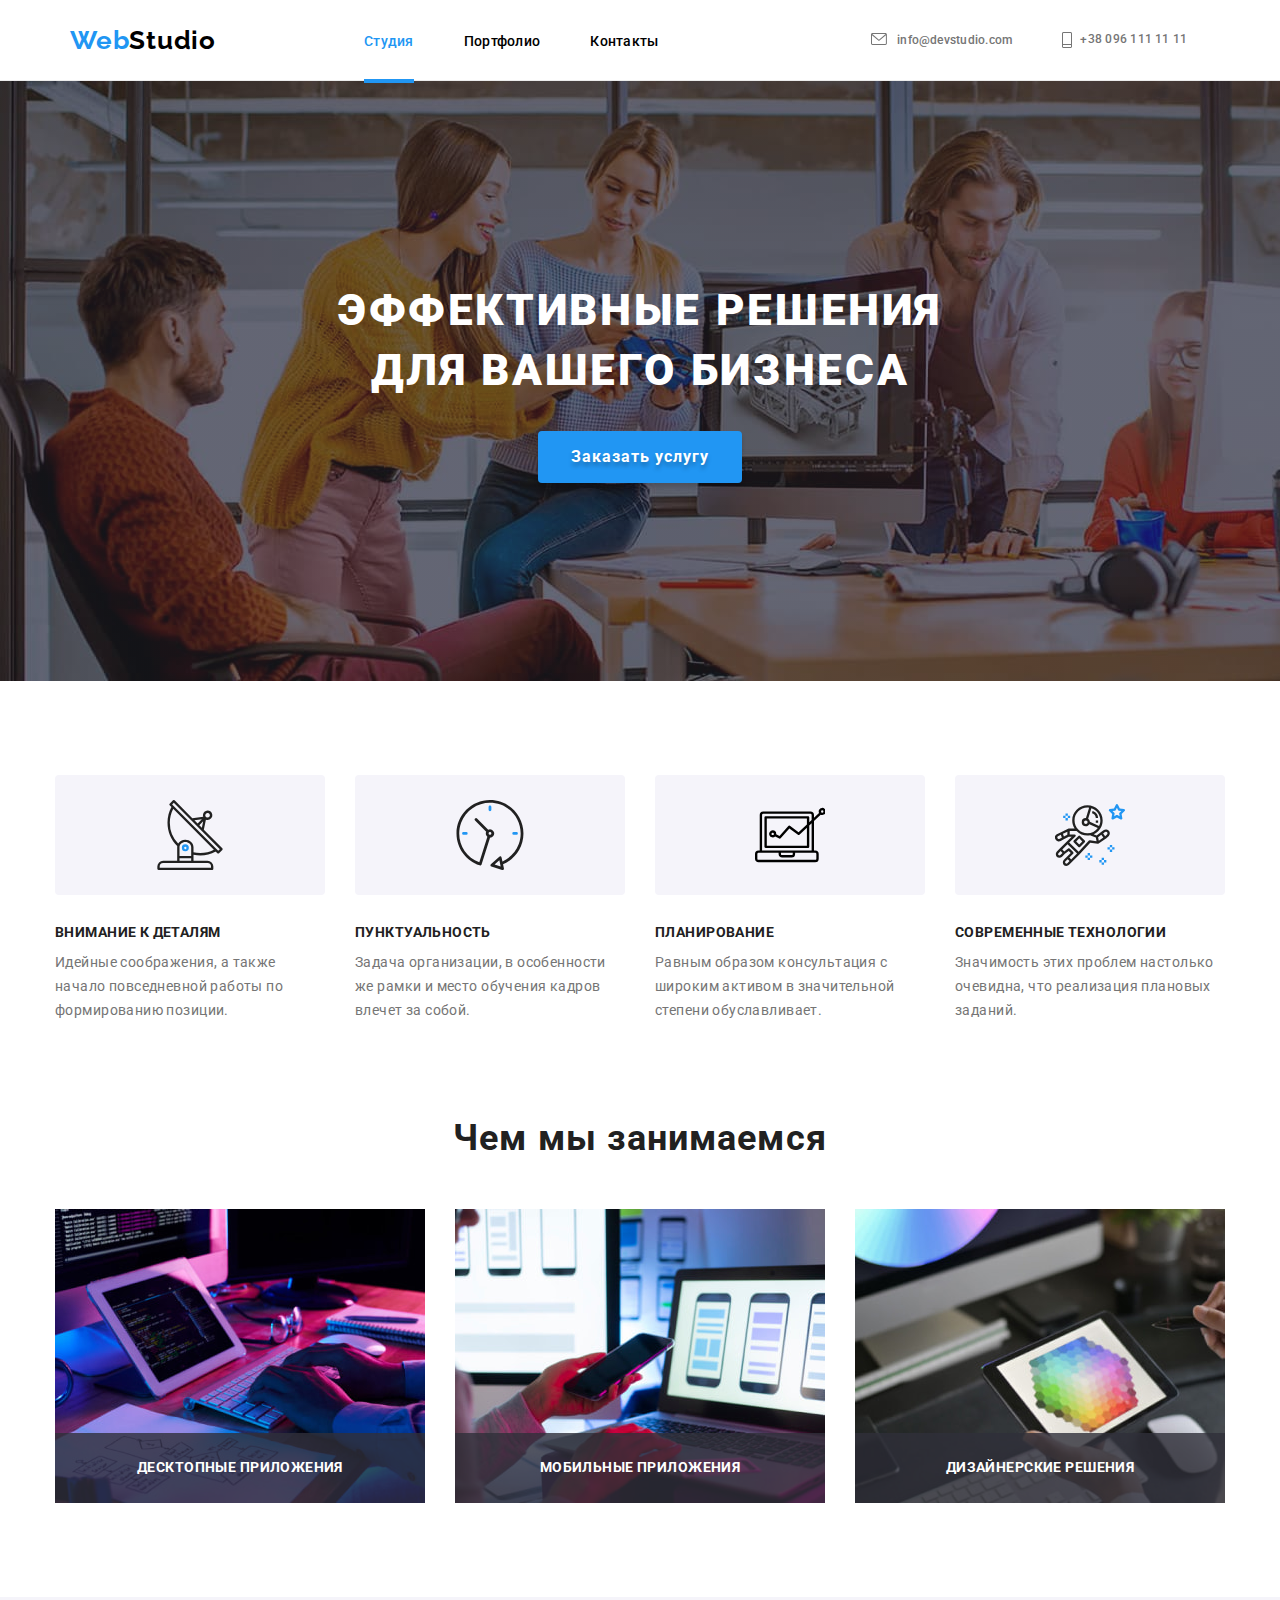
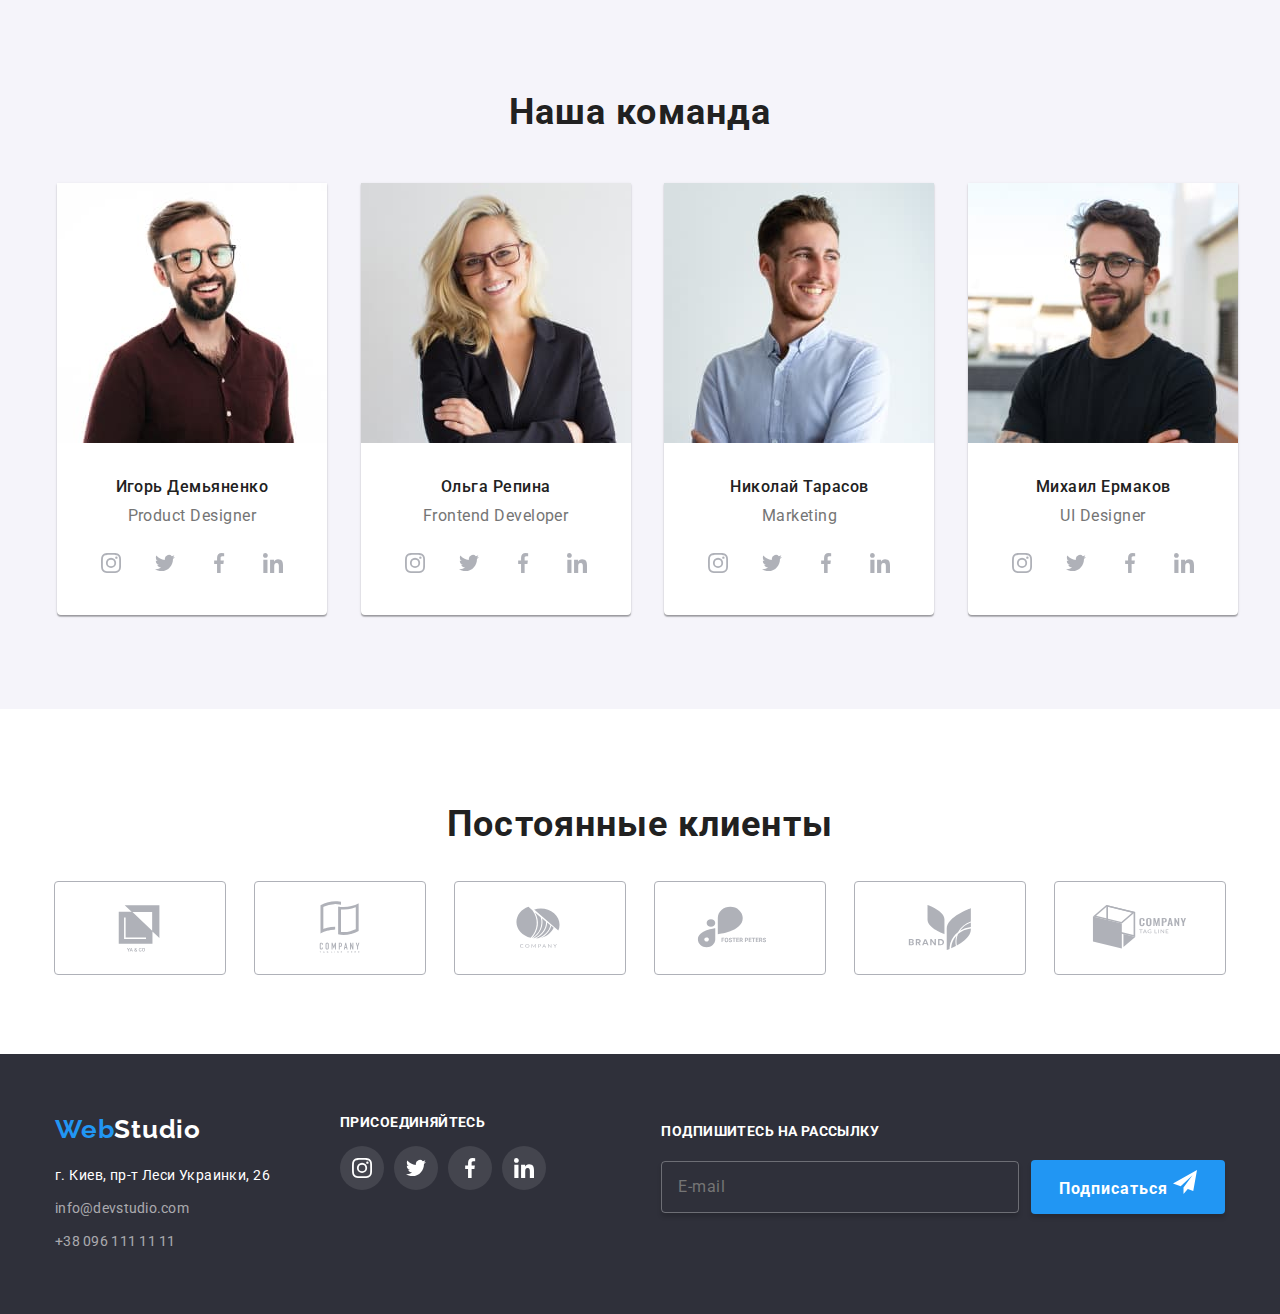
<file: index.html>
<!DOCTYPE html>
<html lang="ru">
  <head>
    <meta charset="UTF-8" />
    <meta http-equiv="X-UA-Compatible" content="IE=edge" />
    <meta name="viewport" content="width=device-width, initial-scale=1.0" />
    <title>Web Studio</title>
    <link
      rel="stylesheet"
      href="https://cdnjs.cloudflare.com/ajax/libs/modern-normalize/1.0.0/modern-normalize.min.css"
    />
    <link rel="preconnect" href="https://fonts.googleapis.com" />
    <link rel="preconnect" href="https://fonts.gstatic.com" crossorigin />
    <link
      href="https://fonts.googleapis.com/css2?family=Raleway:wght@700&family=Roboto:wght@400;500;700;900&display=swap"
      rel="stylesheet"
    />
    <!-- <link rel="stylesheet" href="./css/common.css" /> -->
    <!-- <link rel="stylesheet" href="./css/styles.css" /> -->
    <link rel="stylesheet" href="./css/main.min.css" />
  </head>
  <body class="page">
    <!--Шапка-->

    <header class="page-header">
      <div class="header-container container">
        <nav class="main-nav">
          <div class="logo-block is-open" data>
          <a class="logo" href="./index.html">
            Web<span class="logo-color">Studio</span>
          </a></div>
          <div class="nav-block">
          <ul class="header-nav list">
            <li class="item">
              <a class="link current nav-link" href="./index.html"
                >Студия</a
              >
            </li>
            <li class="item">
              <a class="link nav-link" href="./portfolio.html"
                >Портфолио</a
              >
            </li>
            <li class="item">
              <a class="link nav-link" href="./contacts.html">Контакты</a>
            </li>
          </ul></div>
        </nav>
        <ul class="list-address list">
          <li class="header-item item">
            <a class="mailto link" href="mailto:info@devstudio.com">
              <svg class="icon-envelope">
                <use href="./sprite.svg#icon-envelope"></use>
              </svg>
              info@devstudio.com</a
            >
          </li>
          <li class="header-item item">
            <a class="tel link" href="tel:380961111111">
              <svg class="icon-vector">
                <use href="./sprite.svg#icon-vector"></use>
              </svg>
              +38 096 111 11 11</a
            >
          </li>
        </ul>
        

          <div class="btn-menu">
                <button 
              type="button" 
              class="menu-button" 
              aria-expanded="false"
              aria-controls="menu-container"
              data-menu-button>
               <svg width="40" height="40" aria-label="cross-btn">
                 
        <use class="icon-cross" href="./sprite.svg#icon-close_menu"></use>
        <use class="icon-menu" href="./sprite.svg#icon-menu"></use>
                 
               </svg>
        
              </button></div>
          <div class="menu-container" id="menu-container" data-menu>
            
            <div class="menu-block">
            
          <ul class="menu list">
            <li class="item">
              <a class="link active navigation-link" href="./index.html"
                >Студия</a
              >
            </li>
            <li class="item">
              <a class="link navigation-link" href="./portfolio.html"
                >Портфолио</a
              >
            </li>
            <li class="item">
              <a class="link navigation-link" href="./contacts.html">Контакты</a>
            </li>
          </ul>

        <div class="contacts-menu">
          <ul class="menu-address list">
            <li class="header-item item">
              <a class="tel link" href="tel:380961111111">
                
                +38 096 111 11 11</a
              >
            </li>
          <li class="header-item item">
            <a class="mailto link" href="mailto:info@devstudio.com">
              
              info@devstudio.com</a
            >
          </li>
        </ul>
        <ul class="social-menu list">
          <li class="item"><a class="link" href="">Twitter</a></li>
          <li class="item"><a class="link" href="">Facebook</a></li>
          <li class="item"><a class="link" href="">LinkedIn</a></li>
          <li class="item"><a class="link" href="">Instagram</a></li>
        </ul>
        </div>
</div>
</div>
</div>

    </header>
    <main>
      <!--Hero-->

      <section class="hero-section">
        <div class="overlay">
          <div class="hero-container">
            <h1>Эффективные решения<br />для вашего бизнеса</h1>
            <button type="button" class="primary-btn" data-modal-open>
              Заказать услугу
            </button>
            <div class="backdrop is-hidden" data-modal>
              <div class="modal-wrapper">
                <button class="modal-btn" data-modal-close>
                  <svg width="18" height="18">
                    <use href="./sprite.svg#icon-close-black"></use>
                  </svg>
                </button>

               <strong class="form-title"
                  >Оставьте свои данные, мы вам перезвоним</strong
                >
                <div class="modal-box">
                  <form class="modal-form">
                    <div class="form-field">
                      <label class="modal-label" for="username">Имя</label>
                      <input
                        class="form-input"
                        type="text"
                        name="username"
                        id="username"
                      />
                      <!-- <span class="form-label-text">Имя</span> -->
                      <svg class="form-icon" width="12" height="12">
                        <use href="./sprite.svg#icon-person"></use>
                      </svg>
                    </div>

                    <div class="form-field">
                      <label class="modal-label" for="tel">Телефон</label>
                      <input
                        class="form-input"
                        type="tel"
                        name="tel"
                        id="tel"
                      />
                      <!-- <span class="form-label-text">Телефон</span> -->
                      <svg class="form-icon" width="13" height="13">
                        <use href="./sprite.svg#icon-phone"></use>
                      </svg>
                    </div>
                    <div class="form-field">
                      <label class="modal-label" for="email">Почта</label>
                      <input
                        class="form-input"
                        type="email"
                        name="email"
                        id="email"
                        
                      />
                      <!-- <span class="form-label-text">Почта</span> -->
                      <svg class="form-icon" width="15" height="12">
                        <use href="./sprite.svg#icon-envelope-little"></use>
                      </svg>
                    </div>
                    <div class="form-field">
                      <label class="modal-label" for="feedback">Комментарий
                      <textarea  
                        class="form-input comment"
                        name="feedback"
                        placeholder="Введите текст"
                        id="feedback"
                        rows="5"
                      >
</textarea>
                        <!-- <span class="form-label-text">Комментарий</span> -->
                      </label>
                    </div>
 <div class="form-field">
   <input
                      class="checkbox"
                      type="checkbox"
                      name="agree"
                      id="agree"
                      />
                      <span class="custom-checkbox"></span>
                      <svg class="stick-icon" width="16" height="15">
                        <use href="./sprite.svg#icon-galka"></use>
                      </svg>
                      <label class="label-checkbox" for="agree">
                      <span class="agreement-text">
                        Соглашаюсь с рассылкой и принимаю 
                        <a href="" class="accent-agreement"
                          > Условия договора</a
                        ></span
                      >
                    </label>
</div>
                    <button class="btn-form" type="submit">Отправить</button>
                  </form>
                </div>
                </div>
              </div>
            </div>
          </div>
         
      </section>

      <!--Qualities-->
      <section class="section">
        <div class="feature container">
          <h2 class="section-title hidden">Наши качества</h2>
          <ul class="feature__list list">
            <li class="feature__item item">
              <div class="feature__box">
                <svg class="feature__icon">
                  <use href="./sprite.svg#icon-antenna-1"></use>
                </svg>
              </div>
              <h3 class="feature__title">Внимание к деталям</h3>
              <p class="feature__text">
                Идейные соображения, а также начало повседневной работы по
                формированию позиции.
              </p>
            </li>
            <li class="feature__item item">
              <div class="feature__box">
                <svg class="feature__icon">
                  <use href="./sprite.svg#icon-clock-1"></use>
                </svg>
              </div>
              <h3 class="feature__title">Пунктуальность</h3>
              <p class="feature__text">
                Задача организации, в особенности же рамки и место обучения
                кадров влечет за собой.
              </p>
            </li>
            <li class="feature__item item">
              <div class="feature__box">
                <svg class="feature__icon">
                  <use href="./sprite.svg#icon-comp"></use>
                </svg>
              </div>
              <h3 class="feature__title">Планирование</h3>
              <p class="feature__text">
                Равным образом консультация с широким активом в значительной
                степени обуславливает.
              </p>
            </li>
            <li class="feature__item item">
              <div class="feature__box">
                <svg class="feature__icon">
                  <use href="./sprite.svg#icon-astronaut-1"></use>
                </svg>
              </div>
              <h3 class="feature__title">Современные технологии</h3>
              <p class="feature__text">
                Значимость этих проблем настолько очевидна, что реализация
                плановых заданий.
              </p>
            </li>
          </ul>
        </div>
      </section>
      <!--Work process-->
      <section class="section no-padding gallery">
        <div class="container">
          <h2 class="section-title">Чем мы занимаемся</h2>
          <ul class="gallery__list list">
            <li class="gallery__item item">
              <img
                class="gallery__img"
                src="./images/box1.jpg"
                alt="Рабочий процесс"
                width="370"
                height="294"
              />
              <p class="gallery__text">Десктопные приложения</p>
            </li>
            <li class="gallery__item item">
              <img
                class="gallery__img"
                src="./images/box2.jpg"
                alt="Веб-дизайн для смартфонов"
                width="370"
                height="294"
              />
              <p class="gallery__text">Мобильные приложения</p>
            </li>
            <li class="gallery__item item">
              <img
                class="gallery__img"
                src="./images/box3.jpg"
                alt="Веб-дизайн для планшетов"
                width="370"
                height="294"
              />
              <p class="gallery__text">Дизайнерские решения</p>
            </li>
          </ul>
        </div>
      </section>

      <!--Team-->
      <section class="section team">
        <div class="container team">
          <h2 class="section-title">Наша команда</h2>
          <ul class="team-list list">
            <li class="item">
              <picture>
                <source
                media="(min-width: 1200px)"
                srcset="
                ./images/team/team-4-l.jpg 1x,
                ./images/team/team-4-l@2x.jpg 2x,
                "
                sizes="(min-width: 1200px) 270px"
                type="image/jpeg"
                />
                <source
                media="(min-width: 768px)"
                srcset="
                ./images/team/team-4-m.jpg 1x,
                ./images/team/team-4-m@2x.jpg 2x,
                "
                sizes="(min-width: 768px)) 354px"
                type="image/jpeg"
                />
                <source
                media="(min-width: 480px)"
                srcset="
                ./images/team/team-4-s.jpg 1x,
                ./images/team/team-4-s@2x.jpg 2x,
                "
                sizes="(min-width: 480px) 450px, 100vw"
                type="image/jpeg"
                />
              <img
                class="team-pic"
                src="./images/team-1.jpg"
                alt="Product Designer"
                width="100%"
                height="auto"
                loading="lazy"
                />
                
            
            </picture>
              <div class="team-member">
                <h3>Игорь Демьяненко</h3>
                <p>Product Designer</p>
                <ul class="social-list list">
                  <li class="social-item">
                    <a
                      class="social-link link"
                      href=""
                      target="_blank"
                      rel="noopener noreferrer"
                      aria-label="иконка instagram"
                    >
                      <svg class="social-icon" width="20" height="20">
                        <use href="./sprite.svg#icon-instagram"></use>
                      </svg>
                    </a>
                  </li>
                  <li class="social-item">
                    <a
                      class="social-link link"
                      href=""
                      target="_blank"
                      rel="noopener noreferrer"
                      aria-label="иконка twitter"
                    >
                      <svg class="social-icon" width="20" height="20">
                        <use href="./sprite.svg#icon-twitter"></use>
                      </svg>
                    </a>
                  </li>
                  <li class="social-item">
                    <a
                      class="social-link link"
                      href=""
                      target="_blank"
                      rel="noopener noreferrer"
                      aria-label="иконка facebook"
                    >
                      <svg class="social-icon" width="20" height="20">
                        <use href="./sprite.svg#icon-facebook"></use>
                      </svg>
                    </a>
                  </li>
                  <li class="social-item">
                    <a
                      class="social-link link"
                      href=""
                      target="_blank"
                      rel="noopener noreferrer"
                      aria-label="иконка linkedin"
                    >
                      <svg class="social-icon" width="20" height="20">
                        <use href="./sprite.svg#icon-linkedin"></use>
                      </svg>
                    </a>
                  </li>
                </ul>
              </div>
            </li>
            <li class="item">
              <picture>
                <source
                media="(min-width: 1200px)"
                srcset="
                ./images/team/team-2-l.jpg 1x,
                ./images/team/team-2-l@2x.jpg 2x,
                "
                sizes="(min-width: 1200px) 270px"
                type="image/jpeg"
                />
                <source
                media="(min-width: 768px)"
                srcset="
                ./images/team/team-2-m.jpg 1x,
                ./images/team/team-2-m@2x.jpg 2x,
                "
                sizes="(min-width: 768px)) 354px"
                type="image/jpeg"
                />
                <source
                media="(min-width: 480px)"
                srcset="
                ./images/team/team-2-s.jpg 1x,
                ./images/team/team-2-s@2x.jpg 2x,
                "
                sizes="(min-width: 480px) 450px, 100vw"
                type="image/jpeg"
                />
              <img
                class="team-pic"
                src="./images/team-2.jpg"
                alt="Product Designer"
                width="100%"
                height="auto"
                loading="lazy"
                />
                
            
            </picture>
              <div class="team-member">
                <h3>Ольга Репина</h3>
                <p>Frontend Developer</p>
                <ul class="social-list list">
                  <li class="social-item">
                    <a
                      class="social-link link"
                      href=""
                      target="_blank"
                      rel="noopener noreferrer"
                      aria-label="иконка instagram"
                    >
                      <svg class="social-icon" width="20" height="20">
                        <use href="./sprite.svg#icon-instagram"></use>
                      </svg>
                    </a>
                  </li>
                  <li class="social-item">
                    <a
                      class="social-link link"
                      href=""
                      target="_blank"
                      rel="noopener noreferrer"
                      aria-label="иконка twitter"
                    >
                      <svg class="social-icon" width="20" height="20">
                        <use href="./sprite.svg#icon-twitter"></use>
                      </svg>
                    </a>
                  </li>
                  <li class="social-item">
                    <a
                      class="social-link link"
                      href=""
                      target="_blank"
                      rel="noopener noreferrer"
                      aria-label="иконка facebook"
                    >
                      <svg class="social-icon" width="20" height="20">
                        <use href="./sprite.svg#icon-facebook"></use>
                      </svg>
                    </a>
                  </li>
                  <li class="social-item">
                    <a
                      class="social-link link"
                      href=""
                      target="_blank"
                      rel="noopener noreferrer"
                      aria-label="иконка linkedin"
                    >
                      <svg class="social-icon" width="20" height="20">
                        <use href="./sprite.svg#icon-linkedin"></use>
                      </svg>
                    </a>
                  </li>
                </ul>
              </div>
            </li>
            <li class="item">
              <picture>
                <source
                media="(min-width: 1200px)"
                srcset="
                ./images/team/team-3-l.jpg 1x,
                ./images/team/team-3-l@2x.jpg 2x,
                "
                sizes="(min-width: 1200px) 270px"
                type="image/jpeg"
                />
                <source
                media="(min-width: 768px)"
                srcset="
                ./images/team/team-3-m.jpg 1x,
                ./images/team/team-3-m@2x.jpg 2x,
                "
                sizes="(min-width: 768px)) 354px"
                type="image/jpeg"
                />
                <source
                media="(min-width: 480px)"
                srcset="
                ./images/team/team-3-s.jpg 1x,
                ./images/team/team-3-s@2x.jpg 2x,
                "
                sizes="(min-width: 480px) 450px, 100vw"
                type="image/jpeg"
                />
              <img
                class="team-pic"
                src="./images/team-3.jpg"
                alt="Product Designer"
                width="100%"
                height="auto"
                loading="lazy"
                />
                
            
            </picture>
              <div class="team-member">
                <h3>Николай Тарасов</h3>
                <p>Marketing</p>
                <ul class="social-list list">
                  <li class="social-item">
                    <a
                      class="social-link link"
                      href=""
                      target="_blank"
                      rel="noopener noreferrer"
                      aria-label="иконка instagram"
                    >
                      <svg class="social-icon" width="20" height="20">
                        <use href="./sprite.svg#icon-instagram"></use>
                      </svg>
                    </a>
                  </li>
                  <li class="social-item">
                    <a
                      class="social-link link"
                      href=""
                      target="_blank"
                      rel="noopener noreferrer"
                      aria-label="иконка twitter"
                    >
                      <svg class="social-icon" width="20" height="20">
                        <use href="./sprite.svg#icon-twitter"></use>
                      </svg>
                    </a>
                  </li>
                  <li class="social-item">
                    <a
                      class="social-link link"
                      href=""
                      target="_blank"
                      rel="noopener noreferrer"
                      aria-label="иконка facebook"
                    >
                      <svg class="social-icon" width="20" height="20">
                        <use href="./sprite.svg#icon-facebook"></use>
                      </svg>
                    </a>
                  </li>
                  <li class="social-item">
                    <a
                      class="social-link link"
                      href=""
                      target="_blank"
                      rel="noopener noreferrer"
                      aria-label="иконка linkedin"
                    >
                      <svg class="social-icon" width="20" height="20">
                        <use href="./sprite.svg#icon-linkedin"></use>
                      </svg>
                    </a>
                  </li>
                </ul>
              </div>
            </li>
            <li class="item">
              <picture>
                <source
                media="(min-width: 1200px)"
                srcset="
                ./images/team/team-1-l.jpg 1x,
                ./images/team/team-1-l@2x.jpg 2x,
                "
                sizes="(min-width: 1200px) 270px"
                type="image/jpeg"
                />
                <source
                media="(min-width: 768px)"
                srcset="
                ./images/team/team-1-m.jpg 1x,
                ./images/team/team-1-m@2x.jpg 2x,
                "
                sizes="(min-width: 768px)) 354px"
                type="image/jpeg"
                />
                <source
                media="(min-width: 480px)"
                srcset="
                ./images/team/team-1-s.jpg 1x,
                ./images/team/team-1-s@2x.jpg 2x,
                "
                sizes="(min-width: 480px) 450px, 100vw"
                type="image/jpeg"
                />
              <img
                class="team-pic"
                src="./images/team-4.jpg"
                alt="Product Designer"
                width="100%"
                height="auto"
                loading="lazy"
                />
                
            
            </picture>
              <div class="team-member">
                <h3>Михаил Ермаков</h3>
                <p>UI Designer</p>
                <ul class="social-list list">
                  <li class="social-item">
                    <a
                      class="social-link link"
                      href=""
                      target="_blank"
                      rel="noopener noreferrer"
                      aria-label="иконка instagram"
                    >
                      <svg class="social-icon" width="20" height="20">
                        <use href="./sprite.svg#icon-instagram"></use>
                      </svg>
                    </a>
                  </li>
                  <li class="social-item">
                    <a
                      class="social-link link"
                      href=""
                      target="_blank"
                      rel="noopener noreferrer"
                      aria-label="иконка twitter"
                    >
                      <svg class="social-icon" width="20" height="20">
                        <use href="./sprite.svg#icon-twitter"></use>
                      </svg>
                    </a>
                  </li>
                  <li class="social-item">
                    <a
                      class="social-link link"
                      href=""
                      target="_blank"
                      rel="noopener noreferrer"
                      aria-label="иконка facebook"
                    >
                      <svg class="social-icon" width="20" height="20">
                        <use href="./sprite.svg#icon-facebook"></use>
                      </svg>
                    </a>
                  </li>
                  <li class="social-item">
                    <a
                      class="social-link link"
                      href=""
                      target="_blank"
                      rel="noopener noreferrer"
                      aria-label="иконка linkedin"
                    >
                      <svg class="social-icon" width="20" height="20">
                        <use href="./sprite.svg#icon-linkedin"></use>
                      </svg>
                    </a>
                  </li>
                </ul>
              </div>
            </li>
          </ul>
        </div>
      </section>

      <!-- Clients -->

      <section class="client section">
        <div class="container">
          <h2 class="section-title">Постоянные клиенты</h2>
          <ul class="client-list list">
            <li class="client-item">
              <a
                class="client-link"
                href=""
                target="_blank"
                rel="noopener noreferrer"
                aria-label="лого клиента"
                ><svg width="106" height="60">
                  <use href="./sprite.svg#icon-client-1"></use>
                </svg>
              </a>
            </li>
            <li class="client-item">
              <a
                class="client-link"
                href=""
                target="_blank"
                rel="noopener noreferrer"
                aria-label="лого клиента"
                ><svg width="106" height="60">
                  <use href="./sprite.svg#icon-client-2"></use></svg
              ></a>
            </li>
            <li class="client-item">
              <a
                class="client-link"
                href=""
                target="_blank"
                rel="noopener noreferrer"
                aria-label="лого клиента"
                ><svg width="106" height="60">
                  <use href="./sprite.svg#icon-client-3"></use></svg
              ></a>
            </li>
            <li class="client-item">
              <a
                class="client-link"
                href=""
                target="_blank"
                rel="noopener noreferrer"
                aria-label="лого клиента"
                ><svg width="106" height="60">
                  <use href="./sprite.svg#icon-client-4"></use></svg
              ></a>
            </li>
            <li class="client-item">
              <a
                class="client-link"
                href=""
                target="_blank"
                rel="noopener noreferrer"
                aria-label="лого клиента"
                ><svg width="106" height="60">
                  <use href="./sprite.svg#icon-client-5"></use></svg
              ></a>
            </li>
            <li class="client-item">
              <a
                class="client-link"
                href=""
                target="_blank"
                rel="noopener noreferrer"
                aria-label="лого клиента"
                ><svg width="106" height="60">
                  <use href="./sprite.svg#icon-client-6"></use></svg
              ></a>
            </li>
          </ul>
        </div>
      </section>
    </main>
    <!--Подвал-->
    <footer class="footer">
      <div class="footer-container container">
        <div class="logo-socials">
        <div class="footer-logo">
          <a class="logo" href="./index.html">
            Web<span class="logo-color">Studio</span>
          </a>
          <address class="address">г. Киев, пр-т Леси Украинки, 26</address>
          <ul class="list-address list">
            <li class="contacts mail">
              <a class="mailto down" href="mailto:info@devstudio.com"
                >info@devstudio.com</a
              >
            </li>
            <li class="contacts tel">
              <a class="tel down" href="tel:380961111111">+38 096 111 11 11</a>
            </li>
          </ul>
        </div>
        <div class="socials-block">
          <p class="text">присоединяйтесь</p>
          <ul class="socials-footer list">
            <li class="social-footer-item">
              <a
                class="social-link-footer link"
                href=""
                target="_blank"
                rel="noopener noreferrer"
                aria-label="иконка instagram"
              >
                <svg class="social-icon" width="20" height="20">
                  <use href="./sprite.svg#icon-instagram"></use>
                </svg>
              </a>
            </li>
            <li class="social-item">
              <a
                class="social-link-footer link"
                href=""
                target="_blank"
                rel="noopener noreferrer"
                aria-label="иконка twitter"
              >
                <svg class="social-icon" width="20" height="20">
                  <use href="./sprite.svg#icon-twitter"></use>
                </svg>
              </a>
            </li>
            <li class="social-item">
              <a
                class="social-link-footer link"
                href=""
                target="_blank"
                rel="noopener noreferrer"
                aria-label="иконка facebook"
              >
                <svg class="social-icon" width="20" height="20">
                  <use href="./sprite.svg#icon-facebook"></use>
                </svg>
              </a>
            </li>
            <li class="social-item">
              <a
                class="social-link-footer link"
                href=""
                target="_blank"
                rel="noopener noreferrer"
                aria-label="иконка linkedin"
              >
                <svg class="social-icon" width="20" height="20">
                  <use href="./sprite.svg#icon-linkedin"></use>
                </svg>
              </a>
            </li>
          </ul>
        </div>
        </div>
        <div class="contacts-form">
          <h3 class="title">Подпишитесь на рассылку</h3>
          <form class="footer-form" name="footer-form">
            <div class="footer-group">
             
                  <input
                    class="send-input"
                    type="email"
                    name="email-footer"
                    id="email-footer"
                    placeholder="E-mail"
                />
              
              <button class="btn-form-footer" type="submit">
                Подписаться
                <svg class="send" width="24" height="24">
                  <use href="./sprite.svg#icon-send"></use>
                </svg>
              </button>
            </div>
          </form>
        </div>
      </div>
    </footer>
    <script src="./js/modal.js"></script>
    <script src="./js/menu.js"></script>
  </body>
</html>
</file>
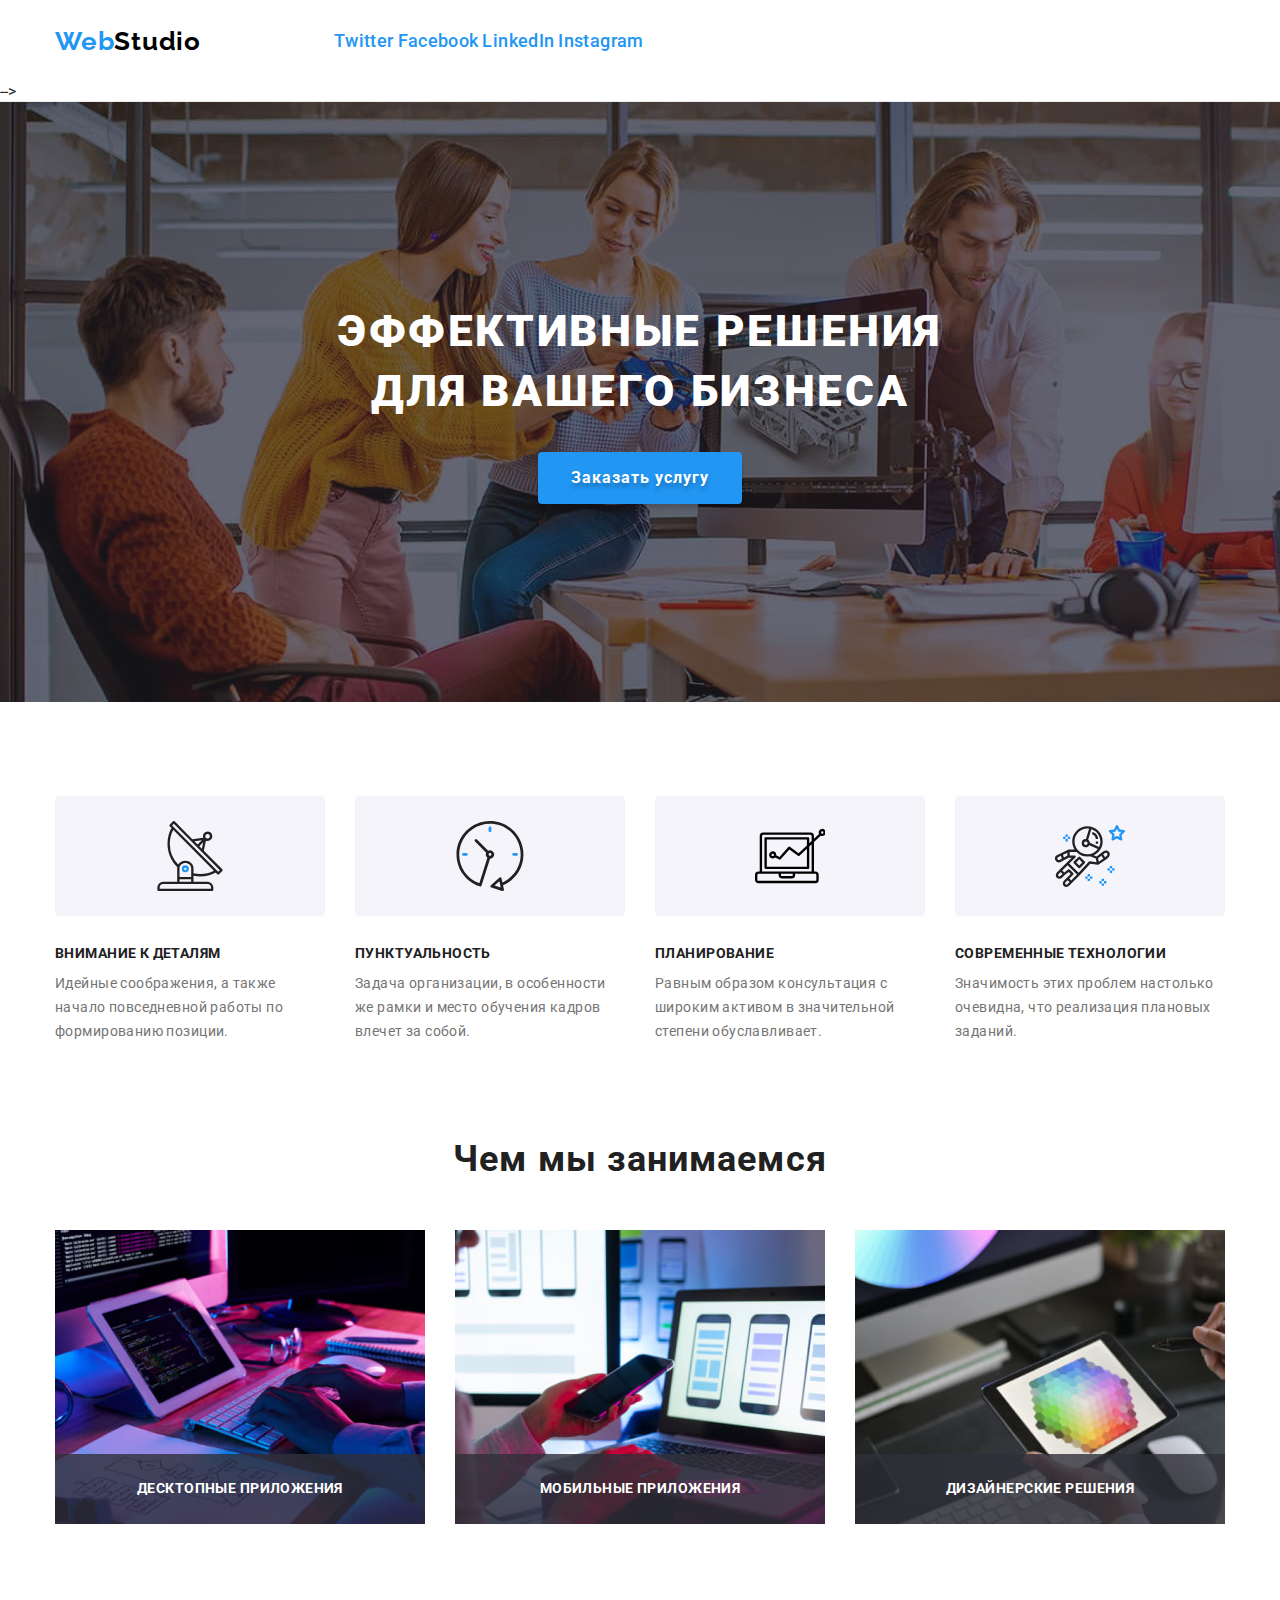
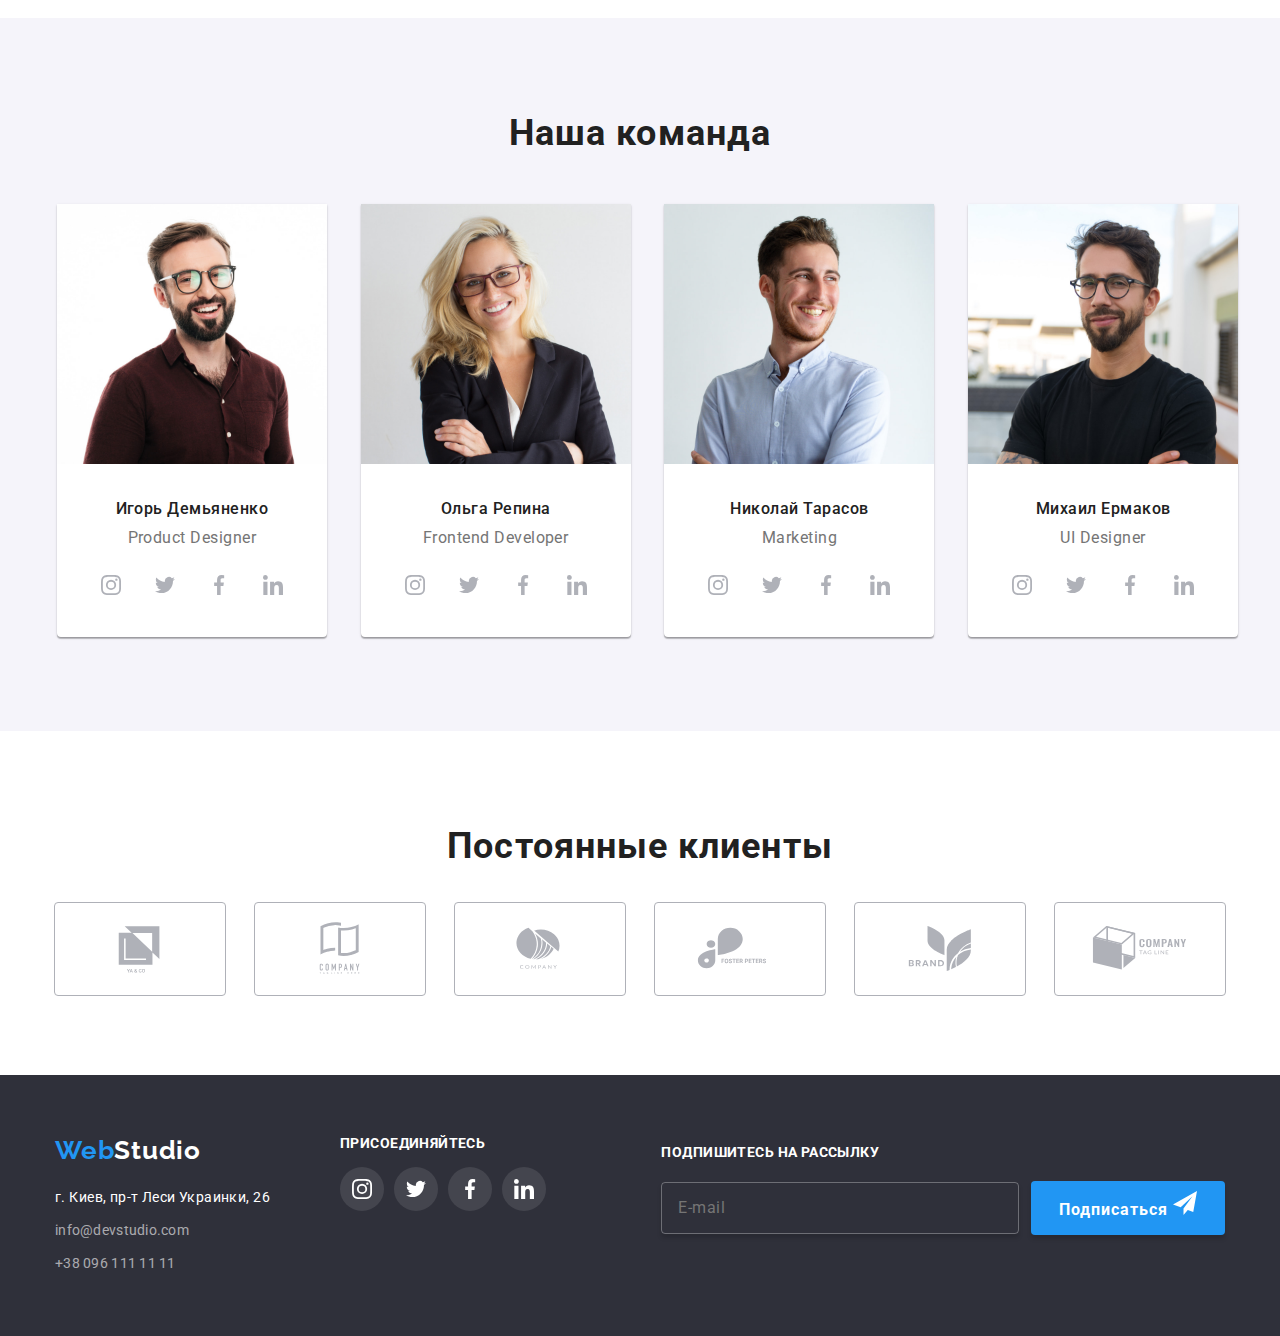
<file: .contacts.html>
<!DOCTYPE html>
<html lang="ru">
  <head>
    <meta charset="UTF-8" />
    <meta http-equiv="X-UA-Compatible" content="IE=edge" />
    <meta name="viewport" content="width=device-width, initial-scale=1.0" />
    <title>Web Studio</title>
    <link
      rel="stylesheet"
      href="https://cdnjs.cloudflare.com/ajax/libs/modern-normalize/1.0.0/modern-normalize.min.css"
    />
    <link rel="preconnect" href="https://fonts.googleapis.com" />
    <link rel="preconnect" href="https://fonts.gstatic.com" crossorigin />
    <link
      href="https://fonts.googleapis.com/css2?family=Raleway:wght@700&family=Roboto:wght@400;500;700;900&display=swap"
      rel="stylesheet"
    />
    <!-- <link rel="stylesheet" href="./css/common.css" /> -->
    <!-- <link rel="stylesheet" href="./css/styles.css" /> -->
    <link rel="stylesheet" href="./css/main.min.css" />
  </head>


  <body class="page">
    <!--Шапка-->

    <header class="page-header">
      <div class="header-container container">
        <nav class="main-nav">
          <a class="logo" href="./index.html">
            Web<span class="logo-color">Studio</span>
          </a>

<!-- <div class="btn-menu">
        <button 
      type="button" 
      class="menu-button is-open" 
      aria-expanded="false"
      aria-controls="menu-container"
      data-menu-button>
       <svg width="40" height="40" aria-label="cross-btn">
         
<use class="icon-cross" href="./sprite.svg#icon-close_menu"></use>
<use class="icon-menu" href="./sprite.svg#icon-menu"></use>
         
       </svg>

      </button>
    </div>
 <div class="menu-container menu-block" id="menu-container" data-menu>
    -->
<!-- 
<div class="navigation">
  <ul class="header-nav list">
            <li class="item">
              <a class="link current navigation-link" href="./index.html"
                >Студия</a
              >
            </li>
            <li class="item">
              <a class="link navigation-link" href="./portfolio.htm"
                >Портфолио</a
              >
            </li>
            <li class="item">
              <a class="link navigation-link" href="./contacts.htm">Контакты</a>
            </li>
          </ul>
</div>
<div class="contacts-menu">
             <ul class="list-address list">
          <li class="header-item item">
            <a class="mailto link" href="mailto:info@devstudio.com">
              <svg class="icon-envelope">
                <use href="./sprite.svg#icon-envelope"></use>
              </svg>
              info@devstudio.com</a
            >
          </li>
          <li class="header-item item">
            <a class="tel link" href="tel:380961111111">
              <svg class="icon-vector">
                <use href="./sprite.svg#icon-vector"></use>
              </svg>
              +38 096 111 11 11</a
            >
          </li>
        </ul>
          <!-- <ul class="menu-address list">
            <li class="header-item item">
              <a class="tel link" href="tel:380961111111">
                
                +38 096 111 11 11</a
              >
            </li>
          <li class="header-item item">
            <a class="mailto link" href="mailto:info@devstudio.com">
              
              info@devstudio.com</a
            >
          </li>
        </ul> -->
        <ul class="social-menu list">
          <li class="item"><a class="link" href="">Twitter</a></li>
          <li class="item"><a class="link" href="">Facebook</a></li>
          <li class="item"><a class="link" href="">LinkedIn</a></li>
          <li class="item"><a class="link" href="">Instagram</a></li>
        </ul>
 </div>
</div>

</nav>
</div> -->
      
    </header>
    <main>
      <!--Hero-->

      <section class="hero-section">
        <div class="overlay">
          <div class="hero-container">
            <h1>Эффективные решения<br />для вашего бизнеса</h1>
            <button type="button" class="primary-btn" data-modal-open>
              Заказать услугу
            </button>
            <div class="backdrop is-hidden" data-modal>
              <div class="modal-wrapper">
                <button class="modal-btn" data-modal-close>
                  <svg width="18" height="18">
                    <use href="./sprite.svg#icon-close-black"></use>
                  </svg>
                </button>

               <strong class="form-title"
                  >Оставьте свои данные, мы вам перезвоним</strong
                >
                <div class="modal-box">
                  <form class="modal-form">
                    <div class="form-field">
                      <label class="modal-label" for="username">Имя</label>
                      <input
                        class="form-input"
                        type="text"
                        name="username"
                        id="username"
                      />
                      <!-- <span class="form-label-text">Имя</span> -->
                      <svg class="form-icon" width="12" height="12">
                        <use href="./sprite.svg#icon-person"></use>
                      </svg>
                    </div>

                    <div class="form-field">
                      <label class="modal-label" for="tel">Телефон</label>
                      <input
                        class="form-input"
                        type="tel"
                        name="tel"
                        id="tel"
                      />
                      <!-- <span class="form-label-text">Телефон</span> -->
                      <svg class="form-icon" width="13" height="13">
                        <use href="./sprite.svg#icon-phone"></use>
                      </svg>
                    </div>
                    <div class="form-field">
                      <label class="modal-label" for="email">Почта</label>
                      <input
                        class="form-input"
                        type="email"
                        name="email"
                        id="email"
                        
                      />
                      <!-- <span class="form-label-text">Почта</span> -->
                      <svg class="form-icon" width="15" height="12">
                        <use href="./sprite.svg#icon-envelope-little"></use>
                      </svg>
                    </div>
                    <div class="form-field">
                      <label class="modal-label" for="feedback">Комментарий
                      <textarea  
                        class="form-input comment"
                        name="feedback"
                        placeholder="Введите текст"
                        id="feedback"
                        rows="5"
                      >
</textarea>
                        <!-- <span class="form-label-text">Комментарий</span> -->
                      </label>
                    </div>
 <div class="form-field">
   <input
                      class="checkbox"
                      type="checkbox"
                      name="agree"
                      id="agree"
                      />
                      <span class="custom-checkbox"></span>
                      <svg class="stick-icon" width="16" height="15">
                        <use href="./sprite.svg#icon-galka"></use>
                      </svg>
                      <label class="label-checkbox" for="agree">
                      <span class="agreement-text">
                        Соглашаюсь с рассылкой и принимаю 
                        <a href="" class="accent-agreement"
                          > Условия договора</a
                        ></span
                      >
                    </label>
</div>
                    <button class="btn-form" type="submit">Отправить</button>
                  </form>
                </div>
                </div>
              </div>
            </div>
          </div>
        </div>
      </section>

      <!--Qualities-->
      <section class="section">
        <div class="feature container">
          <h2 class="section-title hidden">Наши качества</h2>
          <ul class="feature__list list">
            <li class="feature__item item">
              <div class="feature__box">
                <svg class="feature__icon">
                  <use href="./sprite.svg#icon-antenna-1"></use>
                </svg>
              </div>
              <h3 class="feature__title">Внимание к деталям</h3>
              <p class="feature__text">
                Идейные соображения, а также начало повседневной работы по
                формированию позиции.
              </p>
            </li>
            <li class="feature__item item">
              <div class="feature__box">
                <svg class="feature__icon">
                  <use href="./sprite.svg#icon-clock-1"></use>
                </svg>
              </div>
              <h3 class="feature__title">Пунктуальность</h3>
              <p class="feature__text">
                Задача организации, в особенности же рамки и место обучения
                кадров влечет за собой.
              </p>
            </li>
            <li class="feature__item item">
              <div class="feature__box">
                <svg class="feature__icon">
                  <use href="./sprite.svg#icon-comp"></use>
                </svg>
              </div>
              <h3 class="feature__title">Планирование</h3>
              <p class="feature__text">
                Равным образом консультация с широким активом в значительной
                степени обуславливает.
              </p>
            </li>
            <li class="feature__item item">
              <div class="feature__box">
                <svg class="feature__icon">
                  <use href="./sprite.svg#icon-astronaut-1"></use>
                </svg>
              </div>
              <h3 class="feature__title">Современные технологии</h3>
              <p class="feature__text">
                Значимость этих проблем настолько очевидна, что реализация
                плановых заданий.
              </p>
            </li>
          </ul>
        </div>
      </section>
      <!--Work process-->
      <section class="section no-padding gallery">
        <div class="container">
          <h2 class="section-title">Чем мы занимаемся</h2>
          <ul class="gallery__list list">
            <li class="gallery__item item">
              <img
                class="gallery__img"
                src="./images/box1.jpg"
                alt="Рабочий процесс"
                width="370"
                height="294"
              />
              <p class="gallery__text">Десктопные приложения</p>
            </li>
            <li class="gallery__item item">
              <img
                class="gallery__img"
                src="./images/box2.jpg"
                alt="Веб-дизайн для смартфонов"
                width="370"
                height="294"
              />
              <p class="gallery__text">Мобильные приложения</p>
            </li>
            <li class="gallery__item item">
              <img
                class="gallery__img"
                src="./images/box3.jpg"
                alt="Веб-дизайн для планшетов"
                width="370"
                height="294"
              />
              <p class="gallery__text">Дизайнерские решения</p>
            </li>
          </ul>
        </div>
      </section>

      <!--Team-->
      <section class="section team">
        <div class="container team">
          <h2 class="section-title">Наша команда</h2>
          <ul class="team-list list">
            <li class="item">
              <img
                class="team-pic"
                src="./images/team-1.jpg"
                alt="Product Designer"
                width="270"
                height="260"
              />
              <div class="team-member">
                <h3>Игорь Демьяненко</h3>
                <p>Product Designer</p>
                <ul class="social-list list">
                  <li class="social-item">
                    <a
                      class="social-link link"
                      href=""
                      target="_blank"
                      rel="noopener noreferrer"
                      aria-label="иконка instagram"
                    >
                      <svg class="social-icon" width="20" height="20">
                        <use href="./sprite.svg#icon-instagram"></use>
                      </svg>
                    </a>
                  </li>
                  <li class="social-item">
                    <a
                      class="social-link link"
                      href=""
                      target="_blank"
                      rel="noopener noreferrer"
                      aria-label="иконка twitter"
                    >
                      <svg class="social-icon" width="20" height="20">
                        <use href="./sprite.svg#icon-twitter"></use>
                      </svg>
                    </a>
                  </li>
                  <li class="social-item">
                    <a
                      class="social-link link"
                      href=""
                      target="_blank"
                      rel="noopener noreferrer"
                      aria-label="иконка facebook"
                    >
                      <svg class="social-icon" width="20" height="20">
                        <use href="./sprite.svg#icon-facebook"></use>
                      </svg>
                    </a>
                  </li>
                  <li class="social-item">
                    <a
                      class="social-link link"
                      href=""
                      target="_blank"
                      rel="noopener noreferrer"
                      aria-label="иконка linkedin"
                    >
                      <svg class="social-icon" width="20" height="20">
                        <use href="./sprite.svg#icon-linkedin"></use>
                      </svg>
                    </a>
                  </li>
                </ul>
              </div>
            </li>
            <li class="item">
              <img
                class="team-pic"
                src="./images/team-2.jpg"
                alt="Frontend Developer"
                width="270"
                height="260"
              />
              <div class="team-member">
                <h3>Ольга Репина</h3>
                <p>Frontend Developer</p>
                <ul class="social-list list">
                  <li class="social-item">
                    <a
                      class="social-link link"
                      href=""
                      target="_blank"
                      rel="noopener noreferrer"
                      aria-label="иконка instagram"
                    >
                      <svg class="social-icon" width="20" height="20">
                        <use href="./sprite.svg#icon-instagram"></use>
                      </svg>
                    </a>
                  </li>
                  <li class="social-item">
                    <a
                      class="social-link link"
                      href=""
                      target="_blank"
                      rel="noopener noreferrer"
                      aria-label="иконка twitter"
                    >
                      <svg class="social-icon" width="20" height="20">
                        <use href="./sprite.svg#icon-twitter"></use>
                      </svg>
                    </a>
                  </li>
                  <li class="social-item">
                    <a
                      class="social-link link"
                      href=""
                      target="_blank"
                      rel="noopener noreferrer"
                      aria-label="иконка facebook"
                    >
                      <svg class="social-icon" width="20" height="20">
                        <use href="./sprite.svg#icon-facebook"></use>
                      </svg>
                    </a>
                  </li>
                  <li class="social-item">
                    <a
                      class="social-link link"
                      href=""
                      target="_blank"
                      rel="noopener noreferrer"
                      aria-label="иконка linkedin"
                    >
                      <svg class="social-icon" width="20" height="20">
                        <use href="./sprite.svg#icon-linkedin"></use>
                      </svg>
                    </a>
                  </li>
                </ul>
              </div>
            </li>
            <li class="item">
              <img
                class="team-pic"
                src="./images/team-3.jpg"
                alt="Marketing"
                width="270"
                height="260"
              />
              <div class="team-member">
                <h3>Николай Тарасов</h3>
                <p>Marketing</p>
                <ul class="social-list list">
                  <li class="social-item">
                    <a
                      class="social-link link"
                      href=""
                      target="_blank"
                      rel="noopener noreferrer"
                      aria-label="иконка instagram"
                    >
                      <svg class="social-icon" width="20" height="20">
                        <use href="./sprite.svg#icon-instagram"></use>
                      </svg>
                    </a>
                  </li>
                  <li class="social-item">
                    <a
                      class="social-link link"
                      href=""
                      target="_blank"
                      rel="noopener noreferrer"
                      aria-label="иконка twitter"
                    >
                      <svg class="social-icon" width="20" height="20">
                        <use href="./sprite.svg#icon-twitter"></use>
                      </svg>
                    </a>
                  </li>
                  <li class="social-item">
                    <a
                      class="social-link link"
                      href=""
                      target="_blank"
                      rel="noopener noreferrer"
                      aria-label="иконка facebook"
                    >
                      <svg class="social-icon" width="20" height="20">
                        <use href="./sprite.svg#icon-facebook"></use>
                      </svg>
                    </a>
                  </li>
                  <li class="social-item">
                    <a
                      class="social-link link"
                      href=""
                      target="_blank"
                      rel="noopener noreferrer"
                      aria-label="иконка linkedin"
                    >
                      <svg class="social-icon" width="20" height="20">
                        <use href="./sprite.svg#icon-linkedin"></use>
                      </svg>
                    </a>
                  </li>
                </ul>
              </div>
            </li>
            <li class="item">
              <img
                class="team-pic"
                src="./images/team-4.jpg"
                alt="UI Designer"
                width="270"
                height="260"
              />
              <div class="team-member">
                <h3>Михаил Ермаков</h3>
                <p>UI Designer</p>
                <ul class="social-list list">
                  <li class="social-item">
                    <a
                      class="social-link link"
                      href=""
                      target="_blank"
                      rel="noopener noreferrer"
                      aria-label="иконка instagram"
                    >
                      <svg class="social-icon" width="20" height="20">
                        <use href="./sprite.svg#icon-instagram"></use>
                      </svg>
                    </a>
                  </li>
                  <li class="social-item">
                    <a
                      class="social-link link"
                      href=""
                      target="_blank"
                      rel="noopener noreferrer"
                      aria-label="иконка twitter"
                    >
                      <svg class="social-icon" width="20" height="20">
                        <use href="./sprite.svg#icon-twitter"></use>
                      </svg>
                    </a>
                  </li>
                  <li class="social-item">
                    <a
                      class="social-link link"
                      href=""
                      target="_blank"
                      rel="noopener noreferrer"
                      aria-label="иконка facebook"
                    >
                      <svg class="social-icon" width="20" height="20">
                        <use href="./sprite.svg#icon-facebook"></use>
                      </svg>
                    </a>
                  </li>
                  <li class="social-item">
                    <a
                      class="social-link link"
                      href=""
                      target="_blank"
                      rel="noopener noreferrer"
                      aria-label="иконка linkedin"
                    >
                      <svg class="social-icon" width="20" height="20">
                        <use href="./sprite.svg#icon-linkedin"></use>
                      </svg>
                    </a>
                  </li>
                </ul>
              </div>
            </li>
          </ul>
        </div>
      </section>

      <!-- Clients -->

      <section class="client section">
        <div class="container">
          <h2 class="section-title">Постоянные клиенты</h2>
          <ul class="client-list list">
            <li class="client-item">
              <a
                class="client-link"
                href=""
                target="_blank"
                rel="noopener noreferrer"
                aria-label="лого клиента"
                ><svg width="106" height="60">
                  <use href="./sprite.svg#icon-client-1"></use>
                </svg>
              </a>
            </li>
            <li class="client-item">
              <a
                class="client-link"
                href=""
                target="_blank"
                rel="noopener noreferrer"
                aria-label="лого клиента"
                ><svg width="106" height="60">
                  <use href="./sprite.svg#icon-client-2"></use></svg
              ></a>
            </li>
            <li class="client-item">
              <a
                class="client-link"
                href=""
                target="_blank"
                rel="noopener noreferrer"
                aria-label="лого клиента"
                ><svg width="106" height="60">
                  <use href="./sprite.svg#icon-client-3"></use></svg
              ></a>
            </li>
            <li class="client-item">
              <a
                class="client-link"
                href=""
                target="_blank"
                rel="noopener noreferrer"
                aria-label="лого клиента"
                ><svg width="106" height="60">
                  <use href="./sprite.svg#icon-client-4"></use></svg
              ></a>
            </li>
            <li class="client-item">
              <a
                class="client-link"
                href=""
                target="_blank"
                rel="noopener noreferrer"
                aria-label="лого клиента"
                ><svg width="106" height="60">
                  <use href="./sprite.svg#icon-client-5"></use></svg
              ></a>
            </li>
            <li class="client-item">
              <a
                class="client-link"
                href=""
                target="_blank"
                rel="noopener noreferrer"
                aria-label="лого клиента"
                ><svg width="106" height="60">
                  <use href="./sprite.svg#icon-client-6"></use></svg
              ></a>
            </li>
          </ul>
        </div>
      </section>
    </main>
    <!--Подвал-->
    <footer class="footer">
      <div class="footer-container container">
        <div class="logo-socials">
        <div class="footer-logo">
          <a class="logo" href="./index.html">
            Web<span class="logo-color">Studio</span>
          </a>
          <address class="address">г. Киев, пр-т Леси Украинки, 26</address>
          <ul class="list-address list">
            <li class="contacts mail">
              <a class="mailto down" href="mailto:info@devstudio.com"
                >info@devstudio.com</a
              >
            </li>
            <li class="contacts tel">
              <a class="tel down" href="tel:380961111111">+38 096 111 11 11</a>
            </li>
          </ul>
        </div>
        <div class="socials-block">
          <p class="text">присоединяйтесь</p>
          <ul class="socials-footer list">
            <li class="social-footer-item">
              <a
                class="social-link-footer link"
                href=""
                target="_blank"
                rel="noopener noreferrer"
                aria-label="иконка instagram"
              >
                <svg class="social-icon" width="20" height="20">
                  <use href="./sprite.svg#icon-instagram"></use>
                </svg>
              </a>
            </li>
            <li class="social-item">
              <a
                class="social-link-footer link"
                href=""
                target="_blank"
                rel="noopener noreferrer"
                aria-label="иконка twitter"
              >
                <svg class="social-icon" width="20" height="20">
                  <use href="./sprite.svg#icon-twitter"></use>
                </svg>
              </a>
            </li>
            <li class="social-item">
              <a
                class="social-link-footer link"
                href=""
                target="_blank"
                rel="noopener noreferrer"
                aria-label="иконка facebook"
              >
                <svg class="social-icon" width="20" height="20">
                  <use href="./sprite.svg#icon-facebook"></use>
                </svg>
              </a>
            </li>
            <li class="social-item">
              <a
                class="social-link-footer link"
                href=""
                target="_blank"
                rel="noopener noreferrer"
                aria-label="иконка linkedin"
              >
                <svg class="social-icon" width="20" height="20">
                  <use href="./sprite.svg#icon-linkedin"></use>
                </svg>
              </a>
            </li>
          </ul>
        </div>
        </div>
        <div class="contacts-form">
          <h3 class="title">Подпишитесь на рассылку</h3>
          <form class="footer-form" name="footer-form">
            <div class="footer-group">
             
                  <input
                    class="send-input"
                    type="email"
                    name="email-footer"
                    id="email-footer"
                    placeholder="E-mail"
                />
              
              <button class="btn-form-footer" type="submit" class="btn-footer">
                Подписаться
                <svg class="send" width="24" height="24">
                  <use href="./sprite.svg#icon-send"></use>
                </svg>
              </button>
            </div>
          </form>
        </div>
      
    </footer>
    <script src="./js/modal.js"></script>
    <script src="./js/menu.js"></script>
  </body>
</html>
</file>
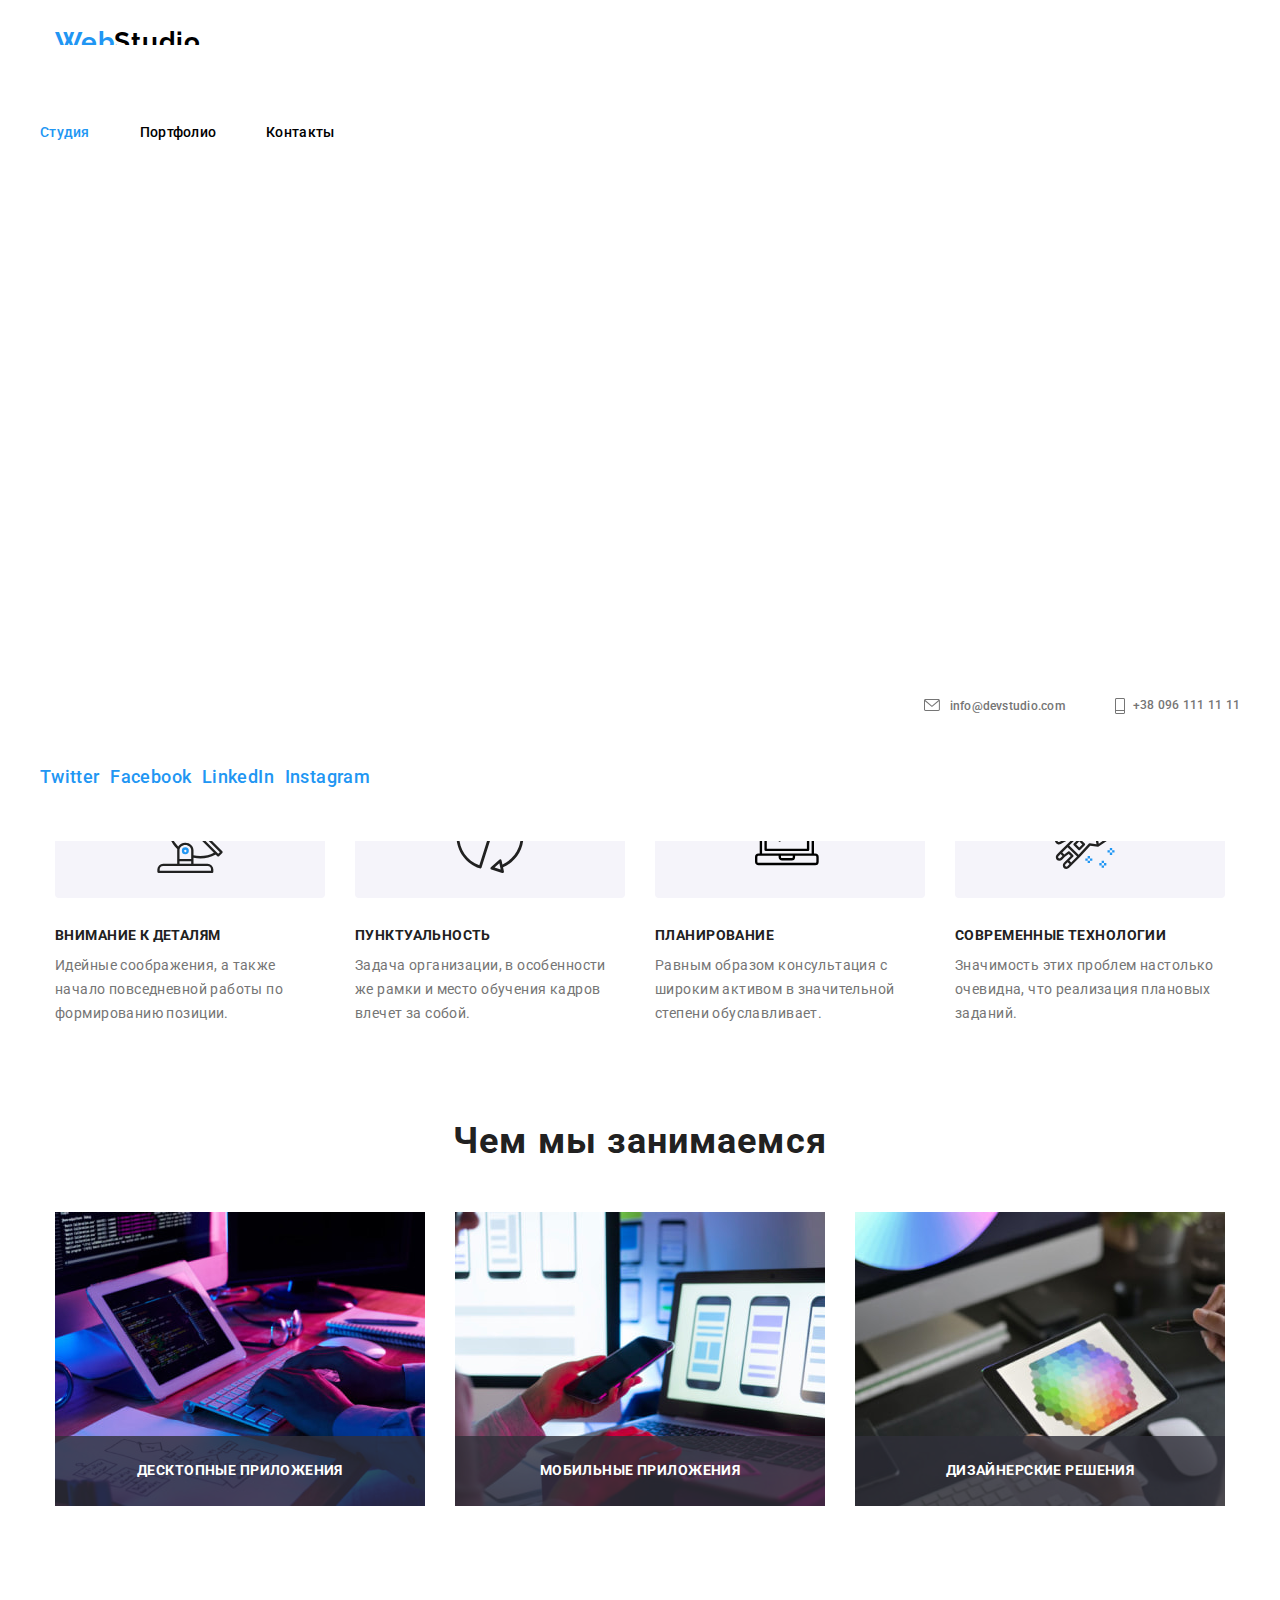
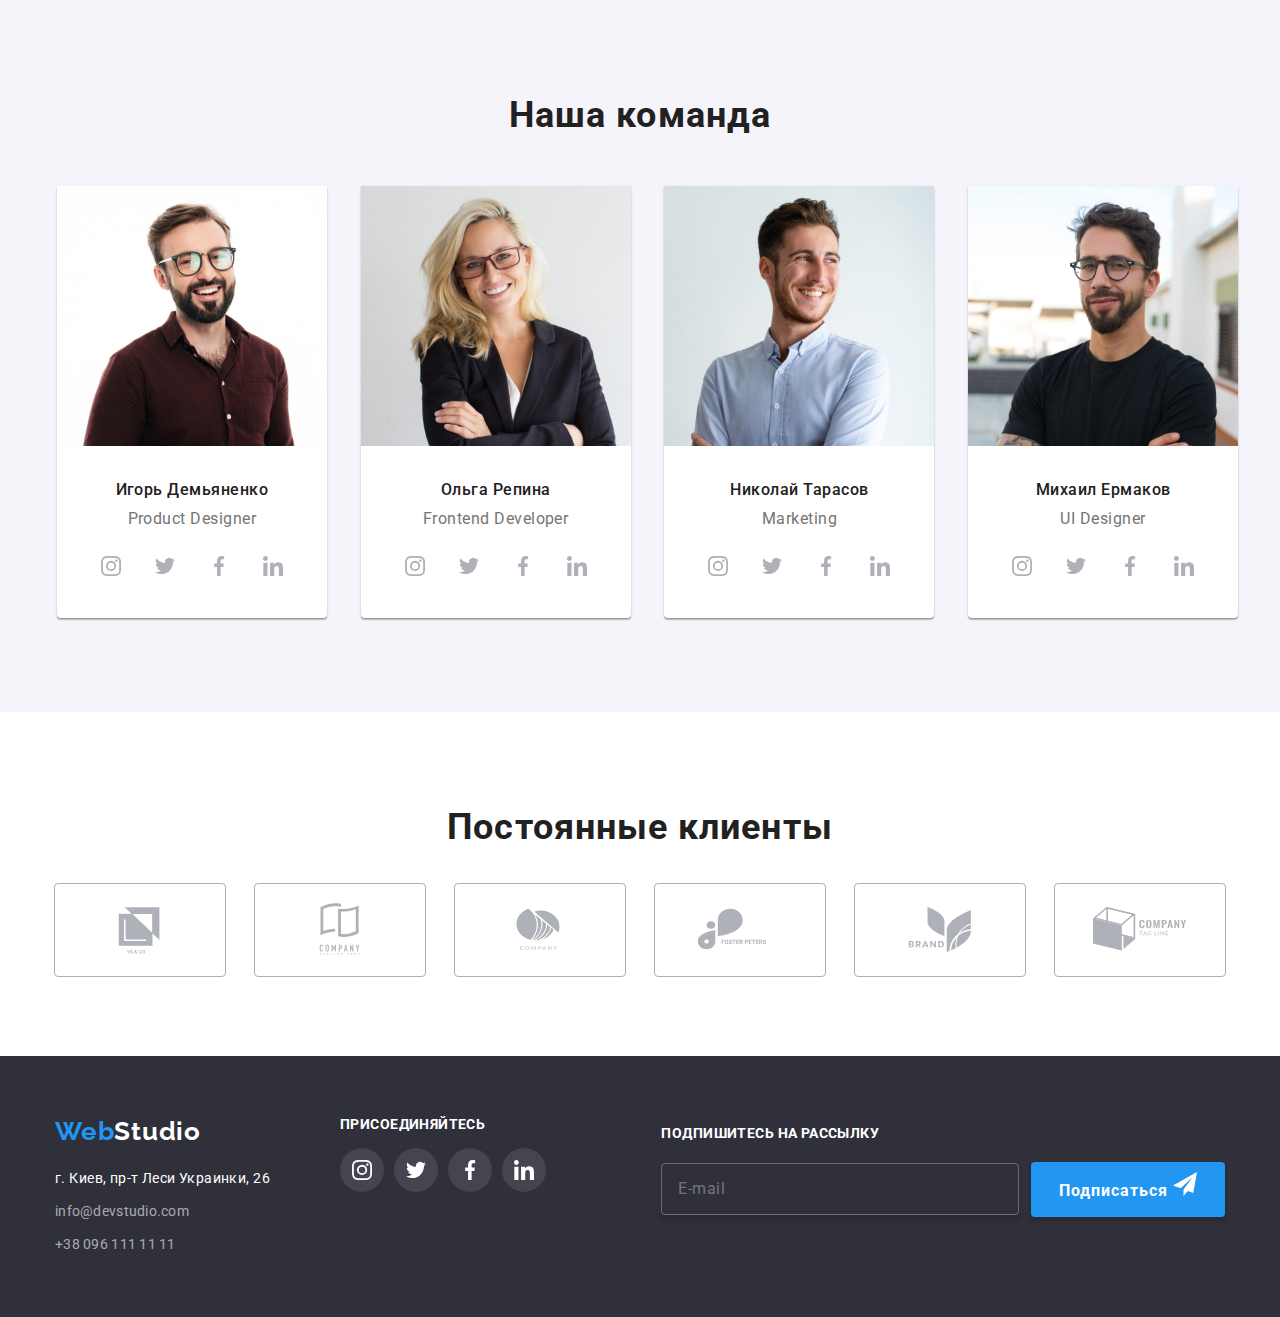
<file: contacts.htm>
<!DOCTYPE html>
<html lang="ru">
  <head>
    <meta charset="UTF-8" />
    <meta http-equiv="X-UA-Compatible" content="IE=edge" />
    <meta name="viewport" content="width=device-width, initial-scale=1.0" />
    <title>Web Studio</title>
    <link
      rel="stylesheet"
      href="https://cdnjs.cloudflare.com/ajax/libs/modern-normalize/1.0.0/modern-normalize.min.css"
    />
    <link rel="preconnect" href="https://fonts.googleapis.com" />
    <link rel="preconnect" href="https://fonts.gstatic.com" crossorigin />
    <link
      href="https://fonts.googleapis.com/css2?family=Raleway:wght@700&family=Roboto:wght@400;500;700;900&display=swap"
      rel="stylesheet"
    />
    <!-- <link rel="stylesheet" href="./css/common.css" /> -->
    <!-- <link rel="stylesheet" href="./css/styles.css" /> -->
    <link rel="stylesheet" href="./css/main.min.css" />
  </head>


  <body class="page">
    <!--Шапка-->

    <header class="page-header">
      <div class="header-container container">
        <nav class="main-nav">
          <a class="logo" href="./index.html">
            Web<span class="logo-color">Studio</span>
          </a>

<div class="btn-menu">
        <button 
      type="button" 
      class="menu-button is-open" 
      aria-expanded="false"
      aria-controls="menu-container"
      data-menu-button>
       <svg width="40" height="40" aria-label="cross-btn">
         
<use class="icon-cross" href="./sprite.svg#icon-close_menu"></use>
<use class="icon-menu" href="./sprite.svg#icon-menu"></use>
         
       </svg>

      </button>
    </div>
 <div class="menu-container menu-block" id="menu-container" data-menu>
   

<div class="navigation">
  <ul class="header-nav list">
            <li class="item">
              <a class="link current navigation-link" href="./index.html"
                >Студия</a
              >
            </li>
            <li class="item">
              <a class="link navigation-link" href="./portfolio.htm"
                >Портфолио</a
              >
            </li>
            <li class="item">
              <a class="link navigation-link" href="./contacts.htm">Контакты</a>
            </li>
          </ul>
</div>
<div class="contacts-menu">
             <ul class="list-address list">
          <li class="header-item item">
            <a class="mailto link" href="mailto:info@devstudio.com">
              <svg class="icon-envelope">
                <use href="./sprite.svg#icon-envelope"></use>
              </svg>
              info@devstudio.com</a
            >
          </li>
          <li class="header-item item">
            <a class="tel link" href="tel:380961111111">
              <svg class="icon-vector">
                <use href="./sprite.svg#icon-vector"></use>
              </svg>
              +38 096 111 11 11</a
            >
          </li>
        </ul>
          <!-- <ul class="menu-address list">
            <li class="header-item item">
              <a class="tel link" href="tel:380961111111">
                
                +38 096 111 11 11</a
              >
            </li>
          <li class="header-item item">
            <a class="mailto link" href="mailto:info@devstudio.com">
              
              info@devstudio.com</a
            >
          </li>
        </ul> -->
        <ul class="social-menu list">
          <li class="item"><a class="link" href="">Twitter</a></li>
          <li class="item"><a class="link" href="">Facebook</a></li>
          <li class="item"><a class="link" href="">LinkedIn</a></li>
          <li class="item"><a class="link" href="">Instagram</a></li>
        </ul>
 </div>
</div>

</nav>
</div>
      
    </header>
    <main>
      <!--Hero-->

      <section class="hero-section">
        <div class="overlay">
          <div class="hero-container">
            <h1>Эффективные решения<br />для вашего бизнеса</h1>
            <button type="button" class="primary-btn" data-modal-open>
              Заказать услугу
            </button>
            <div class="backdrop is-hidden" data-modal>
              <div class="modal-wrapper">
                <button class="modal-btn" data-modal-close>
                  <svg width="18" height="18">
                    <use href="./sprite.svg#icon-close-black"></use>
                  </svg>
                </button>

               <strong class="form-title"
                  >Оставьте свои данные, мы вам перезвоним</strong
                >
                <div class="modal-box">
                  <form class="modal-form">
                    <div class="form-field">
                      <label class="modal-label" for="username">Имя</label>
                      <input
                        class="form-input"
                        type="text"
                        name="username"
                        id="username"
                      />
                      <!-- <span class="form-label-text">Имя</span> -->
                      <svg class="form-icon" width="12" height="12">
                        <use href="./sprite.svg#icon-person"></use>
                      </svg>
                    </div>

                    <div class="form-field">
                      <label class="modal-label" for="tel">Телефон</label>
                      <input
                        class="form-input"
                        type="tel"
                        name="tel"
                        id="tel"
                      />
                      <!-- <span class="form-label-text">Телефон</span> -->
                      <svg class="form-icon" width="13" height="13">
                        <use href="./sprite.svg#icon-phone"></use>
                      </svg>
                    </div>
                    <div class="form-field">
                      <label class="modal-label" for="email">Почта</label>
                      <input
                        class="form-input"
                        type="email"
                        name="email"
                        id="email"
                        
                      />
                      <!-- <span class="form-label-text">Почта</span> -->
                      <svg class="form-icon" width="15" height="12">
                        <use href="./sprite.svg#icon-envelope-little"></use>
                      </svg>
                    </div>
                    <div class="form-field">
                      <label class="modal-label" for="feedback">Комментарий
                      <textarea  
                        class="form-input comment"
                        name="feedback"
                        placeholder="Введите текст"
                        id="feedback"
                        rows="5"
                      >
</textarea>
                        <!-- <span class="form-label-text">Комментарий</span> -->
                      </label>
                    </div>
 <div class="form-field">
   <input
                      class="checkbox"
                      type="checkbox"
                      name="agree"
                      id="agree"
                      />
                      <span class="custom-checkbox"></span>
                      <svg class="stick-icon" width="16" height="15">
                        <use href="./sprite.svg#icon-galka"></use>
                      </svg>
                      <label class="label-checkbox" for="agree">
                      <span class="agreement-text">
                        Соглашаюсь с рассылкой и принимаю 
                        <a href="" class="accent-agreement"
                          > Условия договора</a
                        ></span
                      >
                    </label>
</div>
                    <button class="btn-form" type="submit">Отправить</button>
                  </form>
                </div>
                </div>
              </div>
            </div>
          </div>
        </div>
      </section>

      <!--Qualities-->
      <section class="section">
        <div class="feature container">
          <h2 class="section-title hidden">Наши качества</h2>
          <ul class="feature__list list">
            <li class="feature__item item">
              <div class="feature__box">
                <svg class="feature__icon">
                  <use href="./sprite.svg#icon-antenna-1"></use>
                </svg>
              </div>
              <h3 class="feature__title">Внимание к деталям</h3>
              <p class="feature__text">
                Идейные соображения, а также начало повседневной работы по
                формированию позиции.
              </p>
            </li>
            <li class="feature__item item">
              <div class="feature__box">
                <svg class="feature__icon">
                  <use href="./sprite.svg#icon-clock-1"></use>
                </svg>
              </div>
              <h3 class="feature__title">Пунктуальность</h3>
              <p class="feature__text">
                Задача организации, в особенности же рамки и место обучения
                кадров влечет за собой.
              </p>
            </li>
            <li class="feature__item item">
              <div class="feature__box">
                <svg class="feature__icon">
                  <use href="./sprite.svg#icon-comp"></use>
                </svg>
              </div>
              <h3 class="feature__title">Планирование</h3>
              <p class="feature__text">
                Равным образом консультация с широким активом в значительной
                степени обуславливает.
              </p>
            </li>
            <li class="feature__item item">
              <div class="feature__box">
                <svg class="feature__icon">
                  <use href="./sprite.svg#icon-astronaut-1"></use>
                </svg>
              </div>
              <h3 class="feature__title">Современные технологии</h3>
              <p class="feature__text">
                Значимость этих проблем настолько очевидна, что реализация
                плановых заданий.
              </p>
            </li>
          </ul>
        </div>
      </section>
      <!--Work process-->
      <section class="section no-padding gallery">
        <div class="container">
          <h2 class="section-title">Чем мы занимаемся</h2>
          <ul class="gallery__list list">
            <li class="gallery__item item">
              <img
                class="gallery__img"
                src="./images/box1.jpg"
                alt="Рабочий процесс"
                width="370"
                height="294"
              />
              <p class="gallery__text">Десктопные приложения</p>
            </li>
            <li class="gallery__item item">
              <img
                class="gallery__img"
                src="./images/box2.jpg"
                alt="Веб-дизайн для смартфонов"
                width="370"
                height="294"
              />
              <p class="gallery__text">Мобильные приложения</p>
            </li>
            <li class="gallery__item item">
              <img
                class="gallery__img"
                src="./images/box3.jpg"
                alt="Веб-дизайн для планшетов"
                width="370"
                height="294"
              />
              <p class="gallery__text">Дизайнерские решения</p>
            </li>
          </ul>
        </div>
      </section>

      <!--Team-->
      <section class="section team">
        <div class="container team">
          <h2 class="section-title">Наша команда</h2>
          <ul class="team-list list">
            <li class="item">
              <img
                class="team-pic"
                src="./images/team-1.jpg"
                alt="Product Designer"
                width="270"
                height="260"
              />
              <div class="team-member">
                <h3>Игорь Демьяненко</h3>
                <p>Product Designer</p>
                <ul class="social-list list">
                  <li class="social-item">
                    <a
                      class="social-link link"
                      href=""
                      target="_blank"
                      rel="noopener noreferrer"
                      aria-label="иконка instagram"
                    >
                      <svg class="social-icon" width="20" height="20">
                        <use href="./sprite.svg#icon-instagram"></use>
                      </svg>
                    </a>
                  </li>
                  <li class="social-item">
                    <a
                      class="social-link link"
                      href=""
                      target="_blank"
                      rel="noopener noreferrer"
                      aria-label="иконка twitter"
                    >
                      <svg class="social-icon" width="20" height="20">
                        <use href="./sprite.svg#icon-twitter"></use>
                      </svg>
                    </a>
                  </li>
                  <li class="social-item">
                    <a
                      class="social-link link"
                      href=""
                      target="_blank"
                      rel="noopener noreferrer"
                      aria-label="иконка facebook"
                    >
                      <svg class="social-icon" width="20" height="20">
                        <use href="./sprite.svg#icon-facebook"></use>
                      </svg>
                    </a>
                  </li>
                  <li class="social-item">
                    <a
                      class="social-link link"
                      href=""
                      target="_blank"
                      rel="noopener noreferrer"
                      aria-label="иконка linkedin"
                    >
                      <svg class="social-icon" width="20" height="20">
                        <use href="./sprite.svg#icon-linkedin"></use>
                      </svg>
                    </a>
                  </li>
                </ul>
              </div>
            </li>
            <li class="item">
              <img
                class="team-pic"
                src="./images/team-2.jpg"
                alt="Frontend Developer"
                width="270"
                height="260"
              />
              <div class="team-member">
                <h3>Ольга Репина</h3>
                <p>Frontend Developer</p>
                <ul class="social-list list">
                  <li class="social-item">
                    <a
                      class="social-link link"
                      href=""
                      target="_blank"
                      rel="noopener noreferrer"
                      aria-label="иконка instagram"
                    >
                      <svg class="social-icon" width="20" height="20">
                        <use href="./sprite.svg#icon-instagram"></use>
                      </svg>
                    </a>
                  </li>
                  <li class="social-item">
                    <a
                      class="social-link link"
                      href=""
                      target="_blank"
                      rel="noopener noreferrer"
                      aria-label="иконка twitter"
                    >
                      <svg class="social-icon" width="20" height="20">
                        <use href="./sprite.svg#icon-twitter"></use>
                      </svg>
                    </a>
                  </li>
                  <li class="social-item">
                    <a
                      class="social-link link"
                      href=""
                      target="_blank"
                      rel="noopener noreferrer"
                      aria-label="иконка facebook"
                    >
                      <svg class="social-icon" width="20" height="20">
                        <use href="./sprite.svg#icon-facebook"></use>
                      </svg>
                    </a>
                  </li>
                  <li class="social-item">
                    <a
                      class="social-link link"
                      href=""
                      target="_blank"
                      rel="noopener noreferrer"
                      aria-label="иконка linkedin"
                    >
                      <svg class="social-icon" width="20" height="20">
                        <use href="./sprite.svg#icon-linkedin"></use>
                      </svg>
                    </a>
                  </li>
                </ul>
              </div>
            </li>
            <li class="item">
              <img
                class="team-pic"
                src="./images/team-3.jpg"
                alt="Marketing"
                width="270"
                height="260"
              />
              <div class="team-member">
                <h3>Николай Тарасов</h3>
                <p>Marketing</p>
                <ul class="social-list list">
                  <li class="social-item">
                    <a
                      class="social-link link"
                      href=""
                      target="_blank"
                      rel="noopener noreferrer"
                      aria-label="иконка instagram"
                    >
                      <svg class="social-icon" width="20" height="20">
                        <use href="./sprite.svg#icon-instagram"></use>
                      </svg>
                    </a>
                  </li>
                  <li class="social-item">
                    <a
                      class="social-link link"
                      href=""
                      target="_blank"
                      rel="noopener noreferrer"
                      aria-label="иконка twitter"
                    >
                      <svg class="social-icon" width="20" height="20">
                        <use href="./sprite.svg#icon-twitter"></use>
                      </svg>
                    </a>
                  </li>
                  <li class="social-item">
                    <a
                      class="social-link link"
                      href=""
                      target="_blank"
                      rel="noopener noreferrer"
                      aria-label="иконка facebook"
                    >
                      <svg class="social-icon" width="20" height="20">
                        <use href="./sprite.svg#icon-facebook"></use>
                      </svg>
                    </a>
                  </li>
                  <li class="social-item">
                    <a
                      class="social-link link"
                      href=""
                      target="_blank"
                      rel="noopener noreferrer"
                      aria-label="иконка linkedin"
                    >
                      <svg class="social-icon" width="20" height="20">
                        <use href="./sprite.svg#icon-linkedin"></use>
                      </svg>
                    </a>
                  </li>
                </ul>
              </div>
            </li>
            <li class="item">
              <img
                class="team-pic"
                src="./images/team-4.jpg"
                alt="UI Designer"
                width="270"
                height="260"
              />
              <div class="team-member">
                <h3>Михаил Ермаков</h3>
                <p>UI Designer</p>
                <ul class="social-list list">
                  <li class="social-item">
                    <a
                      class="social-link link"
                      href=""
                      target="_blank"
                      rel="noopener noreferrer"
                      aria-label="иконка instagram"
                    >
                      <svg class="social-icon" width="20" height="20">
                        <use href="./sprite.svg#icon-instagram"></use>
                      </svg>
                    </a>
                  </li>
                  <li class="social-item">
                    <a
                      class="social-link link"
                      href=""
                      target="_blank"
                      rel="noopener noreferrer"
                      aria-label="иконка twitter"
                    >
                      <svg class="social-icon" width="20" height="20">
                        <use href="./sprite.svg#icon-twitter"></use>
                      </svg>
                    </a>
                  </li>
                  <li class="social-item">
                    <a
                      class="social-link link"
                      href=""
                      target="_blank"
                      rel="noopener noreferrer"
                      aria-label="иконка facebook"
                    >
                      <svg class="social-icon" width="20" height="20">
                        <use href="./sprite.svg#icon-facebook"></use>
                      </svg>
                    </a>
                  </li>
                  <li class="social-item">
                    <a
                      class="social-link link"
                      href=""
                      target="_blank"
                      rel="noopener noreferrer"
                      aria-label="иконка linkedin"
                    >
                      <svg class="social-icon" width="20" height="20">
                        <use href="./sprite.svg#icon-linkedin"></use>
                      </svg>
                    </a>
                  </li>
                </ul>
              </div>
            </li>
          </ul>
        </div>
      </section>

      <!-- Clients -->

      <section class="client section">
        <div class="container">
          <h2 class="section-title">Постоянные клиенты</h2>
          <ul class="client-list list">
            <li class="client-item">
              <a
                class="client-link"
                href=""
                target="_blank"
                rel="noopener noreferrer"
                aria-label="лого клиента"
                ><svg width="106" height="60">
                  <use href="./sprite.svg#icon-client-1"></use>
                </svg>
              </a>
            </li>
            <li class="client-item">
              <a
                class="client-link"
                href=""
                target="_blank"
                rel="noopener noreferrer"
                aria-label="лого клиента"
                ><svg width="106" height="60">
                  <use href="./sprite.svg#icon-client-2"></use></svg
              ></a>
            </li>
            <li class="client-item">
              <a
                class="client-link"
                href=""
                target="_blank"
                rel="noopener noreferrer"
                aria-label="лого клиента"
                ><svg width="106" height="60">
                  <use href="./sprite.svg#icon-client-3"></use></svg
              ></a>
            </li>
            <li class="client-item">
              <a
                class="client-link"
                href=""
                target="_blank"
                rel="noopener noreferrer"
                aria-label="лого клиента"
                ><svg width="106" height="60">
                  <use href="./sprite.svg#icon-client-4"></use></svg
              ></a>
            </li>
            <li class="client-item">
              <a
                class="client-link"
                href=""
                target="_blank"
                rel="noopener noreferrer"
                aria-label="лого клиента"
                ><svg width="106" height="60">
                  <use href="./sprite.svg#icon-client-5"></use></svg
              ></a>
            </li>
            <li class="client-item">
              <a
                class="client-link"
                href=""
                target="_blank"
                rel="noopener noreferrer"
                aria-label="лого клиента"
                ><svg width="106" height="60">
                  <use href="./sprite.svg#icon-client-6"></use></svg
              ></a>
            </li>
          </ul>
        </div>
      </section>
    </main>
    <!--Подвал-->
    <footer class="footer">
      <div class="footer-container container">
        <div class="logo-socials">
        <div class="footer-logo">
          <a class="logo" href="./index.html">
            Web<span class="logo-color">Studio</span>
          </a>
          <address class="address">г. Киев, пр-т Леси Украинки, 26</address>
          <ul class="list-address list">
            <li class="contacts mail">
              <a class="mailto down" href="mailto:info@devstudio.com"
                >info@devstudio.com</a
              >
            </li>
            <li class="contacts tel">
              <a class="tel down" href="tel:380961111111">+38 096 111 11 11</a>
            </li>
          </ul>
        </div>
        <div class="socials-block">
          <p class="text">присоединяйтесь</p>
          <ul class="socials-footer list">
            <li class="social-footer-item">
              <a
                class="social-link-footer link"
                href=""
                target="_blank"
                rel="noopener noreferrer"
                aria-label="иконка instagram"
              >
                <svg class="social-icon" width="20" height="20">
                  <use href="./sprite.svg#icon-instagram"></use>
                </svg>
              </a>
            </li>
            <li class="social-item">
              <a
                class="social-link-footer link"
                href=""
                target="_blank"
                rel="noopener noreferrer"
                aria-label="иконка twitter"
              >
                <svg class="social-icon" width="20" height="20">
                  <use href="./sprite.svg#icon-twitter"></use>
                </svg>
              </a>
            </li>
            <li class="social-item">
              <a
                class="social-link-footer link"
                href=""
                target="_blank"
                rel="noopener noreferrer"
                aria-label="иконка facebook"
              >
                <svg class="social-icon" width="20" height="20">
                  <use href="./sprite.svg#icon-facebook"></use>
                </svg>
              </a>
            </li>
            <li class="social-item">
              <a
                class="social-link-footer link"
                href=""
                target="_blank"
                rel="noopener noreferrer"
                aria-label="иконка linkedin"
              >
                <svg class="social-icon" width="20" height="20">
                  <use href="./sprite.svg#icon-linkedin"></use>
                </svg>
              </a>
            </li>
          </ul>
        </div>
        </div>
        <div class="contacts-form">
          <h3 class="title">Подпишитесь на рассылку</h3>
          <form class="footer-form" name="footer-form">
            <div class="footer-group">
             
                  <input
                    class="send-input"
                    type="email"
                    name="email-footer"
                    id="email-footer"
                    placeholder="E-mail"
                />
              
              <button class="btn-form-footer" type="submit" class="btn-footer">
                Подписаться
                <svg class="send" width="24" height="24">
                  <use href="./sprite.svg#icon-send"></use>
                </svg>
              </button>
            </div>
          </form>
        </div>
      
    </footer>
    <script src="./js/modal.js"></script>
    <script src="./js/menu.js"></script>
  </body>
</html>
</file>
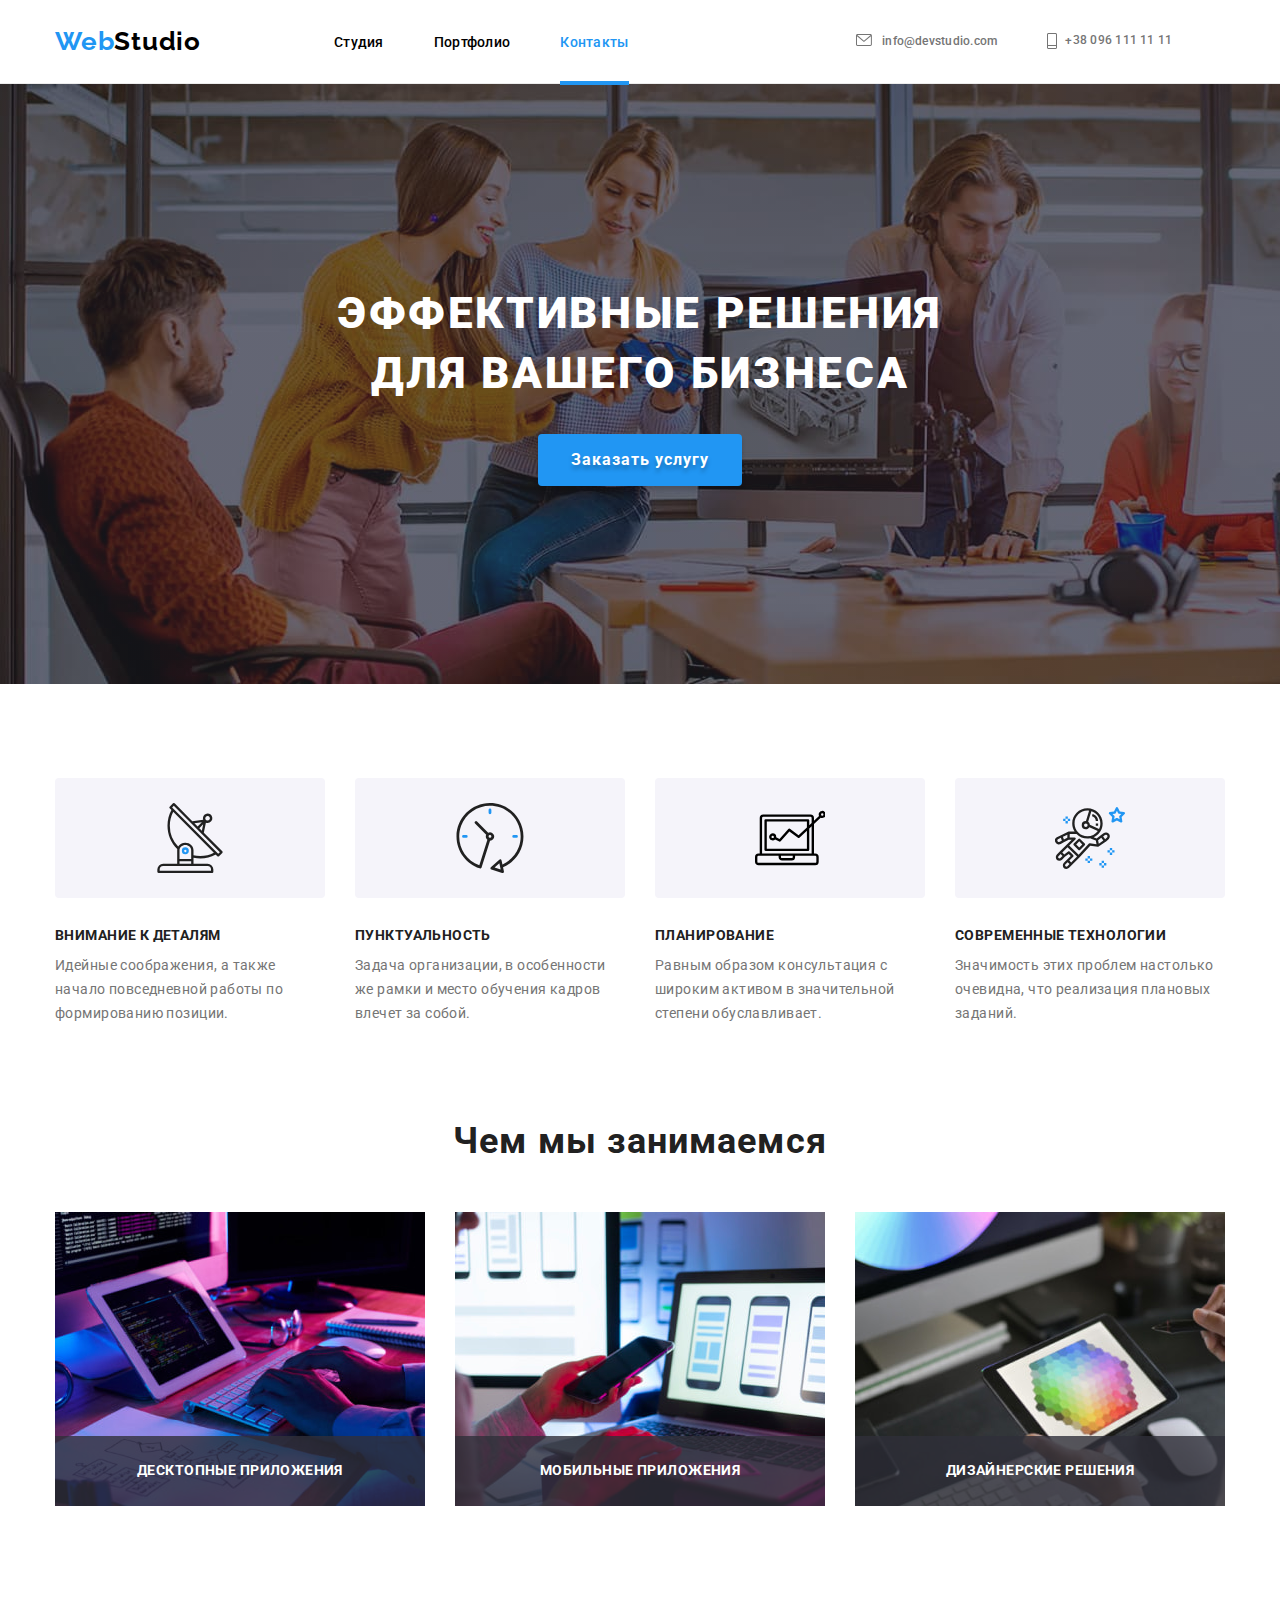
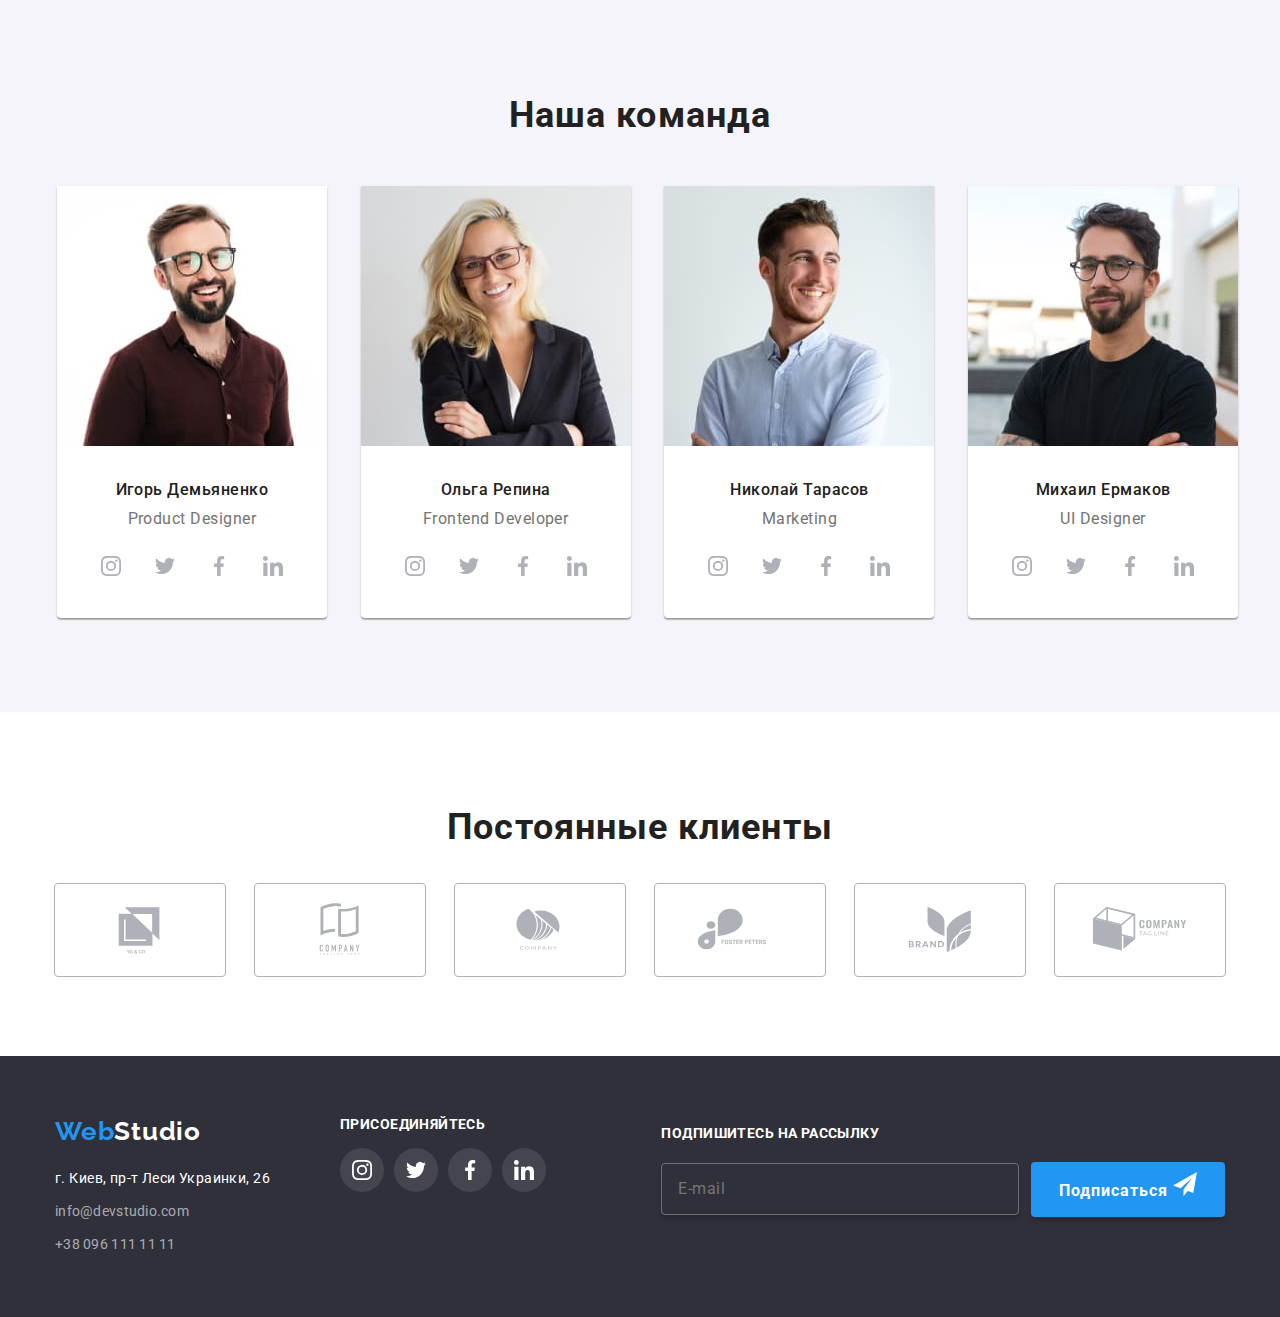
<file: contacts.html>
<!DOCTYPE html>
<html lang="ru">
  <head>
    <meta charset="UTF-8" />
    <meta http-equiv="X-UA-Compatible" content="IE=edge" />
    <meta name="viewport" content="width=device-width, initial-scale=1.0" />
    <title>Web Studio</title>
    <link
      rel="stylesheet"
      href="https://cdnjs.cloudflare.com/ajax/libs/modern-normalize/1.0.0/modern-normalize.min.css"
    />
    <link rel="preconnect" href="https://fonts.googleapis.com" />
    <link rel="preconnect" href="https://fonts.gstatic.com" crossorigin />
    <link
      href="https://fonts.googleapis.com/css2?family=Raleway:wght@700&family=Roboto:wght@400;500;700;900&display=swap"
      rel="stylesheet"
    />
    <!-- <link rel="stylesheet" href="./css/common.css" /> -->
    <!-- <link rel="stylesheet" href="./css/styles.css" /> -->
    <link rel="stylesheet" href="./css/main.min.css" />
  </head>
  <body class="page">
    <!--Шапка-->

    <header class="page-header">
      <div class="header-container container">
        <nav class="main-nav">
          <a class="logo" href="./index.html">
            Web<span class="logo-color">Studio</span>
          </a>
          <ul class="header-nav list">
            <li class="item">
              <a class="link  nav-link" href="./index.html"
                >Студия</a
              >
            </li>
            <li class="item">
              <a class="link nav-link" href="./portfolio.html"
                >Портфолио</a
              >
            </li>
            <li class="item">
              <a class="link current nav-link" href="">Контакты</a>
            </li>
          </ul>
        </nav>
        <ul class="list-address list">
          <li class="header-item item">
            <a class="mailto link" href="mailto:info@devstudio.com">
              <svg class="icon-envelope">
                <use href="./sprite.svg#icon-envelope"></use>
              </svg>
              info@devstudio.com</a
            >
          </li>
          <li class="header-item item">
            <a class="tel link" href="tel:380961111111">
              <svg class="icon-vector">
                <use href="./sprite.svg#icon-vector"></use>
              </svg>
              +38 096 111 11 11</a
            >
          </li>
        </ul>
        
<!-- open mobile menu -->
          <div class="btn-menu">

            <button type="button" 
            class="menu-button" 
            data-modal-open>
             <svg width="40" height="40" aria-label="cross-btn">
                 <use class="icon-menu" href="./sprite.svg#icon-menu"></use>
             
            </svg></button> </div>


                <!-- <button 
              type="button" 
              class="menu-button is-open" 
              aria-expanded="false"
              aria-controls="menu-container"
              data-menu-button>
               <svg width="40" height="40" aria-label="cross-btn">
                 <use class="icon-menu" href="./sprite.svg#icon-menu"></use>
                 
        <use class="icon-cross" href="./sprite.svg#icon-close_menu"></use>
                 
               </svg>
        
              </button></div> -->
          <div class="menu-container" id="menu-container is-hidden" data-modal>
            
            <div class="menu-block">
            <button type="button" 
            class="menu-button" 
            data-modal-close>
             <svg width="40" height="40" aria-label="cross-btn">
               <use class="icon-cross" href="./sprite.svg#icon-close_menu"></use>
             
            </svg></button>
          <ul class="menu list">
            <li class="item">
              <a class="link navigation-link" href="./index.html"
                >Студия</a
              >
            </li>
            <li class="item">
              <a class="link navigation-link" href="./portfolio.html"
                >Портфолио</a
              >
            </li>
            <li class="item">
              <a class="link active navigation-link" href="./contacts.html">Контакты</a>
            </li>
          </ul>

        <div class="contacts-menu">
          <ul class="menu-address list">
            <li class="header-item item">
              <a class="tel link" href="tel:380961111111">
                
                +38 096 111 11 11</a
              >
            </li>
          <li class="header-item item">
            <a class="mailto link" href="mailto:info@devstudio.com">
              
              info@devstudio.com</a
            >
          </li>
        </ul>
        <ul class="social-menu list">
          <li class="item"><a class="link" href="">Twitter</a></li>
          <li class="item"><a class="link" href="">Facebook</a></li>
          <li class="item"><a class="link" href="">LinkedIn</a></li>
          <li class="item"><a class="link" href="">Instagram</a></li>
        </ul>
        </div>
</div>

</div>
      </div>
    </header>
    <main>
      <!--Hero-->

      <section class="hero-section">
        <div class="overlay">
          <div class="hero-container">
            <h1>Эффективные решения<br />для вашего бизнеса</h1>
            <button type="button" class="primary-btn" data-modal-open>
              Заказать услугу
            </button>
            <div class="backdrop is-hidden" data-modal>
              <div class="modal-wrapper">
                <button class="modal-btn" data-modal-close>
                  <svg width="18" height="18">
                    <use href="./sprite.svg#icon-close-black"></use>
                  </svg>
                </button>

               <strong class="form-title"
                  >Оставьте свои данные, мы вам перезвоним</strong
                >
                <div class="modal-box">
                  <form class="modal-form">
                    <div class="form-field">
                      <label class="modal-label" for="username">Имя</label>
                      <input
                        class="form-input"
                        type="text"
                        name="username"
                        id="username"
                      />
                      <!-- <span class="form-label-text">Имя</span> -->
                      <svg class="form-icon" width="12" height="12">
                        <use href="./sprite.svg#icon-person"></use>
                      </svg>
                    </div>

                    <div class="form-field">
                      <label class="modal-label" for="tel">Телефон</label>
                      <input
                        class="form-input"
                        type="tel"
                        name="tel"
                        id="tel"
                      />
                      <!-- <span class="form-label-text">Телефон</span> -->
                      <svg class="form-icon" width="13" height="13">
                        <use href="./sprite.svg#icon-phone"></use>
                      </svg>
                    </div>
                    <div class="form-field">
                      <label class="modal-label" for="email">Почта</label>
                      <input
                        class="form-input"
                        type="email"
                        name="email"
                        id="email"
                        
                      />
                      <!-- <span class="form-label-text">Почта</span> -->
                      <svg class="form-icon" width="15" height="12">
                        <use href="./sprite.svg#icon-envelope-little"></use>
                      </svg>
                    </div>
                    <div class="form-field">
                      <label class="modal-label" for="feedback">Комментарий
                      <textarea  
                        class="form-input comment"
                        name="feedback"
                        placeholder="Введите текст"
                        id="feedback"
                        rows="5"
                      >
</textarea>
                        <!-- <span class="form-label-text">Комментарий</span> -->
                      </label>
                    </div>
 <div class="form-field">
   <input
                      class="checkbox"
                      type="checkbox"
                      name="agree"
                      id="agree"
                      />
                      <span class="custom-checkbox"></span>
                      <svg class="stick-icon" width="16" height="15">
                        <use href="./sprite.svg#icon-galka"></use>
                      </svg>
                      <label class="label-checkbox" for="agree">
                      <span class="agreement-text">
                        Соглашаюсь с рассылкой и принимаю 
                        <a href="" class="accent-agreement"
                          > Условия договора</a
                        ></span
                      >
                    </label>
</div>
                    <button class="btn-form" type="submit">Отправить</button>
                  </form>
                </div>
                </div>
              </div>
            </div>
          </div>
         
      </section>

      <!--Qualities-->
      <section class="section">
        <div class="feature container">
          <h2 class="section-title hidden">Наши качества</h2>
          <ul class="feature__list list">
            <li class="feature__item item">
              <div class="feature__box">
                <svg class="feature__icon">
                  <use href="./sprite.svg#icon-antenna-1"></use>
                </svg>
              </div>
              <h3 class="feature__title">Внимание к деталям</h3>
              <p class="feature__text">
                Идейные соображения, а также начало повседневной работы по
                формированию позиции.
              </p>
            </li>
            <li class="feature__item item">
              <div class="feature__box">
                <svg class="feature__icon">
                  <use href="./sprite.svg#icon-clock-1"></use>
                </svg>
              </div>
              <h3 class="feature__title">Пунктуальность</h3>
              <p class="feature__text">
                Задача организации, в особенности же рамки и место обучения
                кадров влечет за собой.
              </p>
            </li>
            <li class="feature__item item">
              <div class="feature__box">
                <svg class="feature__icon">
                  <use href="./sprite.svg#icon-comp"></use>
                </svg>
              </div>
              <h3 class="feature__title">Планирование</h3>
              <p class="feature__text">
                Равным образом консультация с широким активом в значительной
                степени обуславливает.
              </p>
            </li>
            <li class="feature__item item">
              <div class="feature__box">
                <svg class="feature__icon">
                  <use href="./sprite.svg#icon-astronaut-1"></use>
                </svg>
              </div>
              <h3 class="feature__title">Современные технологии</h3>
              <p class="feature__text">
                Значимость этих проблем настолько очевидна, что реализация
                плановых заданий.
              </p>
            </li>
          </ul>
        </div>
      </section>
      <!--Work process-->
      <section class="section no-padding gallery">
        <div class="container">
          <h2 class="section-title">Чем мы занимаемся</h2>
          <ul class="gallery__list list">
            <li class="gallery__item item">
              <img
                class="gallery__img"
                src="./images/box1.jpg"
                alt="Рабочий процесс"
                width="370"
                height="294"
              />
              <p class="gallery__text">Десктопные приложения</p>
            </li>
            <li class="gallery__item item">
              <img
                class="gallery__img"
                src="./images/box2.jpg"
                alt="Веб-дизайн для смартфонов"
                width="370"
                height="294"
              />
              <p class="gallery__text">Мобильные приложения</p>
            </li>
            <li class="gallery__item item">
              <img
                class="gallery__img"
                src="./images/box3.jpg"
                alt="Веб-дизайн для планшетов"
                width="370"
                height="294"
              />
              <p class="gallery__text">Дизайнерские решения</p>
            </li>
          </ul>
        </div>
      </section>

      <!--Team-->
      <section class="section team">
        <div class="container team">
          <h2 class="section-title">Наша команда</h2>
          <ul class="team-list list">
            <li class="item">
              <picture>
                <source
                media="(min-width: 1200px)"
                srcset="
                ./images/team/team-4-l.jpg 1x,
                ./images/team/team-4-l@2x.jpg 2x,
                "
                sizes="(min-width: 1200px) 270px"
                type="image/jpeg"
                />
                <source
                media="(min-width: 768px)"
                srcset="
                ./images/team/team-4-m.jpg 1x,
                ./images/team/team-4-m@2x.jpg 2x,
                "
                sizes="(min-width: 768px)) 354px"
                type="image/jpeg"
                />
                <source
                media="(min-width: 480px)"
                srcset="
                ./images/team/team-4-s.jpg 1x,
                ./images/team/team-4-s@2x.jpg 2x,
                "
                sizes="(min-width: 480px) 450px, 100vw"
                type="image/jpeg"
                />
              <img
                class="team-pic"
                src="./images/team-1.jpg"
                alt="Product Designer"
                width="100%"
                height="auto"
                loading="lazy"
                />
                
            
            </picture>
              <div class="team-member">
                <h3>Игорь Демьяненко</h3>
                <p>Product Designer</p>
                <ul class="social-list list">
                  <li class="social-item">
                    <a
                      class="social-link link"
                      href=""
                      target="_blank"
                      rel="noopener noreferrer"
                      aria-label="иконка instagram"
                    >
                      <svg class="social-icon" width="20" height="20">
                        <use href="./sprite.svg#icon-instagram"></use>
                      </svg>
                    </a>
                  </li>
                  <li class="social-item">
                    <a
                      class="social-link link"
                      href=""
                      target="_blank"
                      rel="noopener noreferrer"
                      aria-label="иконка twitter"
                    >
                      <svg class="social-icon" width="20" height="20">
                        <use href="./sprite.svg#icon-twitter"></use>
                      </svg>
                    </a>
                  </li>
                  <li class="social-item">
                    <a
                      class="social-link link"
                      href=""
                      target="_blank"
                      rel="noopener noreferrer"
                      aria-label="иконка facebook"
                    >
                      <svg class="social-icon" width="20" height="20">
                        <use href="./sprite.svg#icon-facebook"></use>
                      </svg>
                    </a>
                  </li>
                  <li class="social-item">
                    <a
                      class="social-link link"
                      href=""
                      target="_blank"
                      rel="noopener noreferrer"
                      aria-label="иконка linkedin"
                    >
                      <svg class="social-icon" width="20" height="20">
                        <use href="./sprite.svg#icon-linkedin"></use>
                      </svg>
                    </a>
                  </li>
                </ul>
              </div>
            </li>
            <li class="item">
              <picture>
                <source
                media="(min-width: 1200px)"
                srcset="
                ./images/team/team-2-l.jpg 1x,
                ./images/team/team-2-l@2x.jpg 2x,
                "
                sizes="(min-width: 1200px) 270px"
                type="image/jpeg"
                />
                <source
                media="(min-width: 768px)"
                srcset="
                ./images/team/team-2-m.jpg 1x,
                ./images/team/team-2-m@2x.jpg 2x,
                "
                sizes="(min-width: 768px)) 354px"
                type="image/jpeg"
                />
                <source
                media="(min-width: 480px)"
                srcset="
                ./images/team/team-2-s.jpg 1x,
                ./images/team/team-2-s@2x.jpg 2x,
                "
                sizes="(min-width: 480px) 450px, 100vw"
                type="image/jpeg"
                />
              <img
                class="team-pic"
                src="./images/team-2.jpg"
                alt="Product Designer"
                width="100%"
                height="auto"
                loading="lazy"
                />
                
            
            </picture>
              <div class="team-member">
                <h3>Ольга Репина</h3>
                <p>Frontend Developer</p>
                <ul class="social-list list">
                  <li class="social-item">
                    <a
                      class="social-link link"
                      href=""
                      target="_blank"
                      rel="noopener noreferrer"
                      aria-label="иконка instagram"
                    >
                      <svg class="social-icon" width="20" height="20">
                        <use href="./sprite.svg#icon-instagram"></use>
                      </svg>
                    </a>
                  </li>
                  <li class="social-item">
                    <a
                      class="social-link link"
                      href=""
                      target="_blank"
                      rel="noopener noreferrer"
                      aria-label="иконка twitter"
                    >
                      <svg class="social-icon" width="20" height="20">
                        <use href="./sprite.svg#icon-twitter"></use>
                      </svg>
                    </a>
                  </li>
                  <li class="social-item">
                    <a
                      class="social-link link"
                      href=""
                      target="_blank"
                      rel="noopener noreferrer"
                      aria-label="иконка facebook"
                    >
                      <svg class="social-icon" width="20" height="20">
                        <use href="./sprite.svg#icon-facebook"></use>
                      </svg>
                    </a>
                  </li>
                  <li class="social-item">
                    <a
                      class="social-link link"
                      href=""
                      target="_blank"
                      rel="noopener noreferrer"
                      aria-label="иконка linkedin"
                    >
                      <svg class="social-icon" width="20" height="20">
                        <use href="./sprite.svg#icon-linkedin"></use>
                      </svg>
                    </a>
                  </li>
                </ul>
              </div>
            </li>
            <li class="item">
              <picture>
                <source
                media="(min-width: 1200px)"
                srcset="
                ./images/team/team-3-l.jpg 1x,
                ./images/team/team-3-l@2x.jpg 2x,
                "
                sizes="(min-width: 1200px) 270px"
                type="image/jpeg"
                />
                <source
                media="(min-width: 768px)"
                srcset="
                ./images/team/team-3-m.jpg 1x,
                ./images/team/team-3-m@2x.jpg 2x,
                "
                sizes="(min-width: 768px)) 354px"
                type="image/jpeg"
                />
                <source
                media="(min-width: 480px)"
                srcset="
                ./images/team/team-3-s.jpg 1x,
                ./images/team/team-3-s@2x.jpg 2x,
                "
                sizes="(min-width: 480px) 450px, 100vw"
                type="image/jpeg"
                />
              <img
                class="team-pic"
                src="./images/team-3.jpg"
                alt="Product Designer"
                width="100%"
                height="auto"
                loading="lazy"
                />
                
            
            </picture>
              <div class="team-member">
                <h3>Николай Тарасов</h3>
                <p>Marketing</p>
                <ul class="social-list list">
                  <li class="social-item">
                    <a
                      class="social-link link"
                      href=""
                      target="_blank"
                      rel="noopener noreferrer"
                      aria-label="иконка instagram"
                    >
                      <svg class="social-icon" width="20" height="20">
                        <use href="./sprite.svg#icon-instagram"></use>
                      </svg>
                    </a>
                  </li>
                  <li class="social-item">
                    <a
                      class="social-link link"
                      href=""
                      target="_blank"
                      rel="noopener noreferrer"
                      aria-label="иконка twitter"
                    >
                      <svg class="social-icon" width="20" height="20">
                        <use href="./sprite.svg#icon-twitter"></use>
                      </svg>
                    </a>
                  </li>
                  <li class="social-item">
                    <a
                      class="social-link link"
                      href=""
                      target="_blank"
                      rel="noopener noreferrer"
                      aria-label="иконка facebook"
                    >
                      <svg class="social-icon" width="20" height="20">
                        <use href="./sprite.svg#icon-facebook"></use>
                      </svg>
                    </a>
                  </li>
                  <li class="social-item">
                    <a
                      class="social-link link"
                      href=""
                      target="_blank"
                      rel="noopener noreferrer"
                      aria-label="иконка linkedin"
                    >
                      <svg class="social-icon" width="20" height="20">
                        <use href="./sprite.svg#icon-linkedin"></use>
                      </svg>
                    </a>
                  </li>
                </ul>
              </div>
            </li>
            <li class="item">
              <picture>
                <source
                media="(min-width: 1200px)"
                srcset="
                ./images/team/team-1-l.jpg 1x,
                ./images/team/team-1-l@2x.jpg 2x,
                "
                sizes="(min-width: 1200px) 270px"
                type="image/jpeg"
                />
                <source
                media="(min-width: 768px)"
                srcset="
                ./images/team/team-1-m.jpg 1x,
                ./images/team/team-1-m@2x.jpg 2x,
                "
                sizes="(min-width: 768px)) 354px"
                type="image/jpeg"
                />
                <source
                media="(min-width: 480px)"
                srcset="
                ./images/team/team-1-s.jpg 1x,
                ./images/team/team-1-s@2x.jpg 2x,
                "
                sizes="(min-width: 480px) 450px, 100vw"
                type="image/jpeg"
                />
              <img
                class="team-pic"
                src="./images/team-4.jpg"
                alt="Product Designer"
                width="100%"
                height="auto"
                loading="lazy"
                />
                
            
            </picture>
              <div class="team-member">
                <h3>Михаил Ермаков</h3>
                <p>UI Designer</p>
                <ul class="social-list list">
                  <li class="social-item">
                    <a
                      class="social-link link"
                      href=""
                      target="_blank"
                      rel="noopener noreferrer"
                      aria-label="иконка instagram"
                    >
                      <svg class="social-icon" width="20" height="20">
                        <use href="./sprite.svg#icon-instagram"></use>
                      </svg>
                    </a>
                  </li>
                  <li class="social-item">
                    <a
                      class="social-link link"
                      href=""
                      target="_blank"
                      rel="noopener noreferrer"
                      aria-label="иконка twitter"
                    >
                      <svg class="social-icon" width="20" height="20">
                        <use href="./sprite.svg#icon-twitter"></use>
                      </svg>
                    </a>
                  </li>
                  <li class="social-item">
                    <a
                      class="social-link link"
                      href=""
                      target="_blank"
                      rel="noopener noreferrer"
                      aria-label="иконка facebook"
                    >
                      <svg class="social-icon" width="20" height="20">
                        <use href="./sprite.svg#icon-facebook"></use>
                      </svg>
                    </a>
                  </li>
                  <li class="social-item">
                    <a
                      class="social-link link"
                      href=""
                      target="_blank"
                      rel="noopener noreferrer"
                      aria-label="иконка linkedin"
                    >
                      <svg class="social-icon" width="20" height="20">
                        <use href="./sprite.svg#icon-linkedin"></use>
                      </svg>
                    </a>
                  </li>
                </ul>
              </div>
            </li>
          </ul>
        </div>
      </section>

      <!-- Clients -->

      <section class="client section">
        <div class="container">
          <h2 class="section-title">Постоянные клиенты</h2>
          <ul class="client-list list">
            <li class="client-item">
              <a
                class="client-link"
                href=""
                target="_blank"
                rel="noopener noreferrer"
                aria-label="лого клиента"
                ><svg width="106" height="60">
                  <use href="./sprite.svg#icon-client-1"></use>
                </svg>
              </a>
            </li>
            <li class="client-item">
              <a
                class="client-link"
                href=""
                target="_blank"
                rel="noopener noreferrer"
                aria-label="лого клиента"
                ><svg width="106" height="60">
                  <use href="./sprite.svg#icon-client-2"></use></svg
              ></a>
            </li>
            <li class="client-item">
              <a
                class="client-link"
                href=""
                target="_blank"
                rel="noopener noreferrer"
                aria-label="лого клиента"
                ><svg width="106" height="60">
                  <use href="./sprite.svg#icon-client-3"></use></svg
              ></a>
            </li>
            <li class="client-item">
              <a
                class="client-link"
                href=""
                target="_blank"
                rel="noopener noreferrer"
                aria-label="лого клиента"
                ><svg width="106" height="60">
                  <use href="./sprite.svg#icon-client-4"></use></svg
              ></a>
            </li>
            <li class="client-item">
              <a
                class="client-link"
                href=""
                target="_blank"
                rel="noopener noreferrer"
                aria-label="лого клиента"
                ><svg width="106" height="60">
                  <use href="./sprite.svg#icon-client-5"></use></svg
              ></a>
            </li>
            <li class="client-item">
              <a
                class="client-link"
                href=""
                target="_blank"
                rel="noopener noreferrer"
                aria-label="лого клиента"
                ><svg width="106" height="60">
                  <use href="./sprite.svg#icon-client-6"></use></svg
              ></a>
            </li>
          </ul>
        </div>
      </section>
    </main>
    <!--Подвал-->
    <footer class="footer">
      <div class="footer-container container">
        <div class="logo-socials">
        <div class="footer-logo">
          <a class="logo" href="./index.html">
            Web<span class="logo-color">Studio</span>
          </a>
          <address class="address">г. Киев, пр-т Леси Украинки, 26</address>
          <ul class="list-address list">
            <li class="contacts mail">
              <a class="mailto down" href="mailto:info@devstudio.com"
                >info@devstudio.com</a
              >
            </li>
            <li class="contacts tel">
              <a class="tel down" href="tel:380961111111">+38 096 111 11 11</a>
            </li>
          </ul>
        </div>
        <div class="socials-block">
          <p class="text">присоединяйтесь</p>
          <ul class="socials-footer list">
            <li class="social-footer-item">
              <a
                class="social-link-footer link"
                href=""
                target="_blank"
                rel="noopener noreferrer"
                aria-label="иконка instagram"
              >
                <svg class="social-icon" width="20" height="20">
                  <use href="./sprite.svg#icon-instagram"></use>
                </svg>
              </a>
            </li>
            <li class="social-item">
              <a
                class="social-link-footer link"
                href=""
                target="_blank"
                rel="noopener noreferrer"
                aria-label="иконка twitter"
              >
                <svg class="social-icon" width="20" height="20">
                  <use href="./sprite.svg#icon-twitter"></use>
                </svg>
              </a>
            </li>
            <li class="social-item">
              <a
                class="social-link-footer link"
                href=""
                target="_blank"
                rel="noopener noreferrer"
                aria-label="иконка facebook"
              >
                <svg class="social-icon" width="20" height="20">
                  <use href="./sprite.svg#icon-facebook"></use>
                </svg>
              </a>
            </li>
            <li class="social-item">
              <a
                class="social-link-footer link"
                href=""
                target="_blank"
                rel="noopener noreferrer"
                aria-label="иконка linkedin"
              >
                <svg class="social-icon" width="20" height="20">
                  <use href="./sprite.svg#icon-linkedin"></use>
                </svg>
              </a>
            </li>
          </ul>
        </div>
        </div>
        <div class="contacts-form">
          <h3 class="title">Подпишитесь на рассылку</h3>
          <form class="footer-form" name="footer-form">
            <div class="footer-group">
             
                  <input
                    class="send-input"
                    type="email"
                    name="email-footer"
                    id="email-footer"
                    placeholder="E-mail"
                />
              
              <button class="btn-form-footer" type="submit">
                Подписаться
                <svg class="send" width="24" height="24">
                  <use href="./sprite.svg#icon-send"></use>
                </svg>
              </button>
            </div>
          </form>
        </div>
      </div>
    </footer>
    <script src="./js/modal.js"></script>
    <script src="./js/menu.js"></script>
  </body>
</html>
</file>
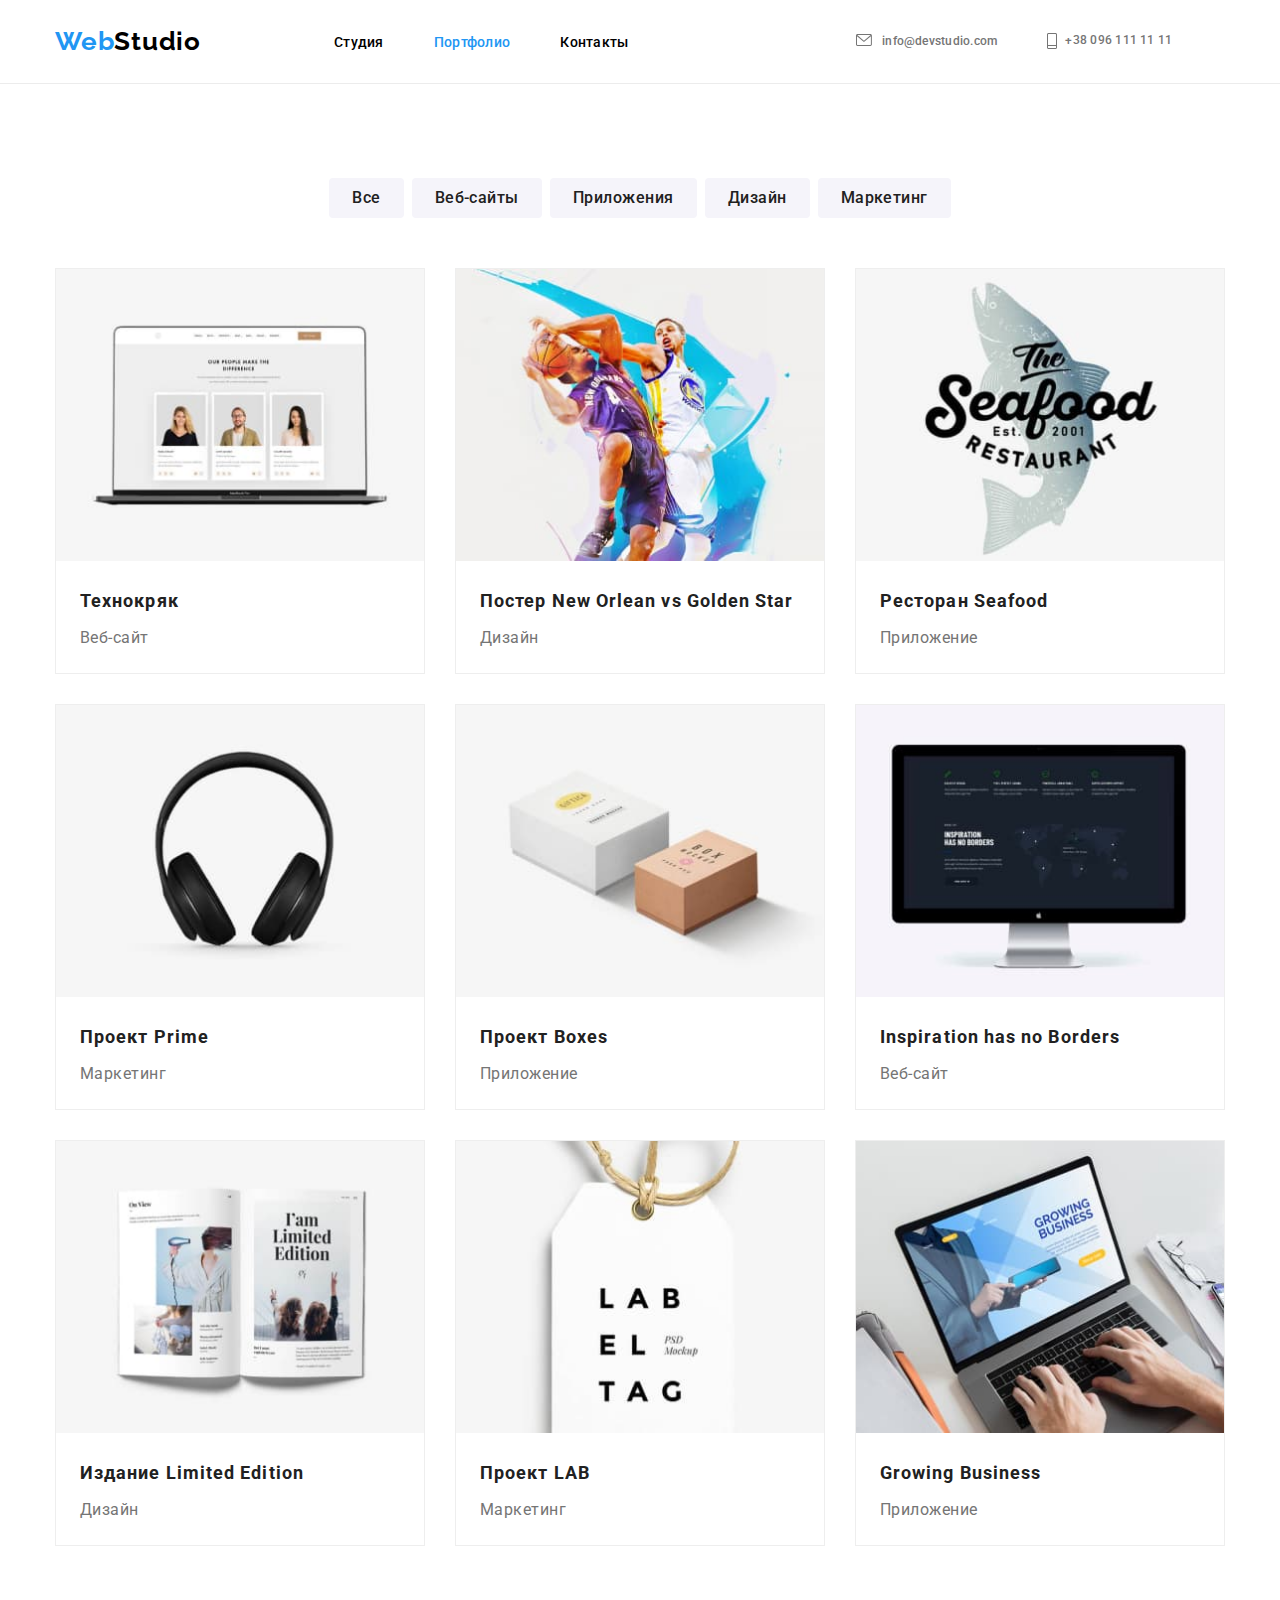
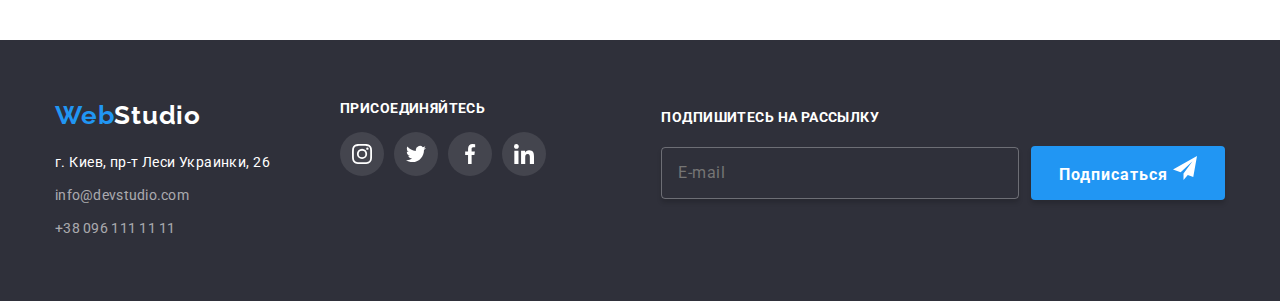
<file: portfolio.htm>
<!DOCTYPE html>
<html lang="en">
  <head>
    <meta charset="UTF-8" />
    <meta http-equiv="X-UA-Compatible" content="IE=edge" />
    <meta name="viewport" content="width=device-width, initial-scale=1.0" />
    <title>Portfolio</title>
    <link
      rel="stylesheet"
      href="https://cdnjs.cloudflare.com/ajax/libs/modern-normalize/1.0.0/modern-normalize.min.css"
    />
    <link rel="preconnect" href="https://fonts.googleapis.com" />
    <link rel="preconnect" href="https://fonts.gstatic.com" crossorigin />
    <link
      href="https://fonts.googleapis.com/css2?family=Raleway:wght@700&family=Roboto:wght@400;500;700;900&display=swap"
      rel="stylesheet"
    />
    <!-- <link rel="stylesheet" href="./css/common.css" />
    <link rel="stylesheet" href="./css/styles.css" /> -->
     <link rel="stylesheet" href="./css/main.min.css"/>
  </head>
  <body>
    <!--Шапка-->
     <header class="page-header">
      <div class="header-container container">
        <nav class="main-nav">
          <a class="logo" href="./index.html">
            Web<span class="logo-color">Studio</span>
          </a>
          <ul class="header-nav list">
            <li class="item">
              <a class="link navigation-link" href="./index.html"
                >Студия</a
              >
            </li>
            <li class="item">
              <a class="link current navigation-link" href="./portfolio.htm"
                >Портфолио</a
              >
            </li>
            <li class="item">
              <a class="link navigation-link" href="./contacts.htm">Контакты</a>
            </li>
          </ul>
        </nav>
        <ul class="list-address list">
          <li class="header-item item">
            <a class="mailto link" href="mailto:info@devstudio.com">
              <svg class="icon-envelope">
                <use href="./sprite.svg#icon-envelope"></use>
              </svg>
              info@devstudio.com</a
            >
          </li>
          <li class="header-item item">
            <a class="tel link" href="tel:380961111111">
              <svg class="icon-vector">
                <use href="./sprite.svg#icon-vector"></use>
              </svg>
              +38 096 111 11 11</a
            >
          </li>
        </ul>
<div class="btn-menu">
        <button 
      type="button" 
      class="menu-button is-open" 
      aria-expanded="false"
      aria-controls="menu-container"
      data-menu-button>
       <svg width="40" height="40" aria-label="cross-btn">
         
<use class="icon-cross" href="./sprite.svg#icon-close_menu"></use>
<use class="icon-menu" href="./sprite.svg#icon-menu"></use>
         
       </svg>

      </button></div>
 <div class="menu-container" id="menu-container" data-menu>
   
<div class="menu-block">
  <ul class="menu list">
            <li class="item">
              <a class="link navigation-link" href="./index.html"
                >Студия</a
              >
            </li>
            <li class="item">
              <a class="link active navigation-link" href="./portfolio.htm"
                >Портфолио</a
              >
            </li>
            <li class="item">
              <a class="link navigation-link" href="./contacts.htm">Контакты</a>
            </li>
          </ul>

          <div class="contacts-menu">
          <ul class="menu-address list">
            <li class="header-item item">
              <a class="tel link" href="tel:380961111111">
                
                +38 096 111 11 11</a
              >
            </li>
          <li class="header-item item">
            <a class="mailto link" href="mailto:info@devstudio.com">
              
              info@devstudio.com</a
            >
          </li>
        </ul>
        <ul class="social-menu list">
          <li class="item"><a class="link" href="">Twitter</a></li>
          <li class="item"><a class="link" href="">Facebook</a></li>
          <li class="item"><a class="link" href="">LinkedIn</a></li>
          <li class="item"><a class="link" href="">Instagram</a></li>
        </ul>
        </div>
</div>

</div>
      </div>
    </header>

    <!--Our works-->
    <main>
      <section>
        <div class="container">
          <ul class="list filters">
            <li class="item"><button type="button" class="btn">Все</button></li>
            <li class="item">
              <button type="button" class="btn">Веб-сайты</button>
            </li>
            <li class="item">
              <button type="button" class="btn">Приложения</button>
            </li>
            <li class="item">
              <button type="button" class="btn">Дизайн</button>
            </li>
            <li class="item">
              <button type="button" class="btn">Маркетинг</button>
            </li>
          </ul>
        </div>
        <div class="container">
          <h1 class="our-works hidden">Наши работы</h1>

          <ul class="work-list list">
            <li class="flex-element">
<!-- <div class=""> -->

              <div class="box">
                <picture>
                <source
                media="(min-width: 1200px)"
                srcset="
                ./images/works/work1-l.jpg 1x,
                ./images/works/work1-l@2x.jpg 2x,
                "
                sizes="(min-width: 1200px) 370px"
                type="image/jpeg"
                />
                <source
                media="(min-width: 768px)"
                srcset="
                ./images/works/work1-m.jpg 1x,
                ./images/works/work1-m@2x.jpg 2x,
                "
                sizes="(min-width: 768px)) 354px"
                type="image/jpeg"
                />
                <source
                media="(min-width: 480px)"
                srcset="
                ./images/works/work1-s.jpg 1x,
                ./images/works/work1-s@2x.jpg 2x,
                "
                sizes="(min-width: 480px) 450px, 100vw"
                type="image/jpeg"
                />
                <img
                  src="./images/work-1.jpg"
                  alt="Технокряк"
                  class="work-pic"
                  width="100%"
                height="auto"
                loading="lazy"
                /></picture>
                <div class="overlay-box">
                  <p>
                    Ресурс предлагает комплексные предложения с разным уровнем
                    функционала и сервисов. Все это позволит посетителю получить
                    исчерпывающие сведения о компании или частном лице.
                  </p>
                </div>
              </div>

              <div class="element-discription">
                <h2 class="work-title">Технокряк</h2>
                <p class="type-work web">Веб-сайт</p>
              </div>
              <!-- </div> -->
            </li>
            <li class="flex-element">
              <div class="box">
                 <picture>
                <source
                media="(min-width: 1200px)"
                srcset="
                ./images/works/work2-l.jpg 1x,
                ./images/works/work2-l@2x.jpg 2x,
                "
                sizes="(min-width: 1200px) 370px"
                type="image/jpeg"
                />
                <source
                media="(min-width: 768px)"
                srcset="
                ./images/works/work2-m.jpg 1x,
                ./images/works/work2-m@2x.jpg 2x,
                "
                sizes="(min-width: 768px)) 354px"
                type="image/jpeg"
                />
                <source
                media="(min-width: 480px)"
                srcset="
                ./images/works/work2-s.jpg 1x,
                ./images/works/work2-s@2x.jpg 2x,
                "
                sizes="(min-width: 480px) 450px, 100vw"
                type="image/jpeg"
                />
                <img
                  src="./images/work-2.jpg"
                  alt="Постер New Orlean vs Golden Star"
                  class="work-pic"
                  width="100%"
                height="auto"
                loading="lazy"
                /></picture>
                
                <div class="overlay-box">
                  <p>
                    Ресурс предлагает комплексные предложения с разным уровнем
                    функционала и сервисов. Все это позволит посетителю получить
                    исчерпывающие сведения о компании или частном лице.
                  </p>
                </div>
              </div>
              <div class="element-discription">
                <h2 class="work-title">Постер New Orlean vs Golden Star</h2>
                <p class="type-work design">Дизайн</p>
              </div>
            </li>
            <li class="flex-element">
              <div class="box">
                   <picture>
                <source
                media="(min-width: 1200px)"
                srcset="
                ./images/works/work3-l.jpg 1x,
                ./images/works/work3-l@2x.jpg 2x,
                "
                sizes="(min-width: 1200px) 370px"
                type="image/jpeg"
                />
                <source
                media="(min-width: 768px)"
                srcset="
                ./images/works/work3-m.jpg 1x,
                ./images/works/work3-m@2x.jpg 2x,
                "
                sizes="(min-width: 768px)) 354px"
                type="image/jpeg"
                />
                <source
                media="(min-width: 480px)"
                srcset="
                ./images/works/work3-s.jpg 1x,
                ./images/works/work3-s@2x.jpg 2x,
                "
                sizes="(min-width: 480px) 450px, 100vw"
                type="image/jpeg"
                />
                <img
                  src="./images/work-3.jpg"
                 alt="Ресторан Seafood"
                  class="work-pic"
                  width="100%"
                height="auto"
                loading="lazy"
                /></picture>
                
                <div class="overlay-box">
                  <p>
                    Ресурс предлагает комплексные предложения с разным уровнем
                    функционала и сервисов. Все это позволит посетителю получить
                    исчерпывающие сведения о компании или частном лице.
                  </p>
                </div>
              </div>
              <div class="element-discription">
                <h2 class="work-title">Ресторан Seafood</h2>
                <p class="type-work app">Приложение</p>
              </div>
            </li>
            <li class="flex-element">
              <div class="box">
                  <picture>
                <source
                media="(min-width: 1200px)"
                srcset="
                ./images/works/work4-l.jpg 1x,
                ./images/works/work4-l@2x.jpg 2x,
                "
                sizes="(min-width: 1200px) 370px"
                type="image/jpeg"
                />
                <source
                media="(min-width: 768px)"
                srcset="
                ./images/works/work4-m.jpg 1x,
                ./images/works/work4-m@2x.jpg 2x,
                "
                sizes="(min-width: 768px)) 354px"
                type="image/jpeg"
                />
                <source
                media="(min-width: 480px)"
                srcset="
                ./images/works/work4-s.jpg 1x,
                ./images/works/work4-s@2x.jpg 2x,
                "
                sizes="(min-width: 480px) 450px, 100vw"
                type="image/jpeg"
                />
                <img
                  src="./images/work-4.jpg"
                 alt="Проект Prime"
                  class="work-pic"
                  width="100%"
                height="auto"
                loading="lazy"
                /></picture>
                
                <div class="overlay-box">
                  <p>
                    Ресурс предлагает комплексные предложения с разным уровнем
                    функционала и сервисов. Все это позволит посетителю получить
                    исчерпывающие сведения о компании или частном лице.
                  </p>
                </div>
              </div>
              <div class="element-discription">
                <h2 class="work-title">Проект Prime</h2>
                <p class="type-work marketing">Маркетинг</p>
              </div>
            </li>
            <li class="flex-element">
              <div class="box">
                  <picture>
                <source
                media="(min-width: 1200px)"
                srcset="
                ./images/works/work5-l.jpg 1x,
                ./images/works/work5-l@2x.jpg 2x,
                "
                sizes="(min-width: 1200px) 370px"
                type="image/jpeg"
                />
                <source
                media="(min-width: 768px)"
                srcset="
                ./images/works/work5-m.jpg 1x,
                ./images/works/work5-m@2x.jpg 2x,
                "
                sizes="(min-width: 768px)) 354px"
                type="image/jpeg"
                />
                <source
                media="(min-width: 480px)"
                srcset="
                ./images/works/work5-s.jpg 1x,
                ./images/works/work5-s@2x.jpg 2x,
                "
                sizes="(min-width: 480px) 450px, 100vw"
                type="image/jpeg"
                />
                <img
                  src="./images/work-5.jpg"
                alt="Проект Boxes"
                  class="work-pic"
                  width="100%"
                height="auto"
                loading="lazy"
                /></picture>
                
                <div class="overlay-box">
                  <p>
                    Ресурс предлагает комплексные предложения с разным уровнем
                    функционала и сервисов. Все это позволит посетителю получить
                    исчерпывающие сведения о компании или частном лице.
                  </p>
                </div>
              </div>
              <div class="element-discription">
                <h2 class="work-title">Проект Boxes</h2>
                <p class="type-work app">Приложение</p>
              </div>
            </li>
            <li class="flex-element">
              <div class="box">
                  <picture>
                <source
                media="(min-width: 1200px)"
                srcset="
                ./images/works/work6-l.jpg 1x,
                ./images/works/work6-l@2x.jpg 2x,
                "
                sizes="(min-width: 1200px) 370px"
                type="image/jpeg"
                />
                <source
                media="(min-width: 768px)"
                srcset="
                ./images/works/work6-m.jpg 1x,
                ./images/works/work6-m@2x.jpg 2x,
                "
                sizes="(min-width: 768px)) 354px"
                type="image/jpeg"
                />
                <source
                media="(min-width: 480px)"
                srcset="
                ./images/works/work6-s.jpg 1x,
                ./images/works/work6-s@2x.jpg 2x,
                "
                sizes="(min-width: 480px) 450px, 100vw"
                type="image/jpeg"
                />
                <img
                  src="./images/work-6.jpg"
                alt="Inspiration has no Borders"
                  class="work-pic"
                  width="100%"
                height="auto"
                loading="lazy"
                /></picture>
                
                <div class="overlay-box">
                  <p>
                    Ресурс предлагает комплексные предложения с разным уровнем
                    функционала и сервисов. Все это позволит посетителю получить
                    исчерпывающие сведения о компании или частном лице.
                  </p>
                </div>
              </div>
              <div class="element-discription">
                <h2 class="work-title">Inspiration has no Borders</h2>
                <p class="type-work web">Веб-сайт</p>
              </div>
            </li>
            <li class="flex-element">
              <div class="box">
                   <picture>
                <source
                media="(min-width: 1200px)"
                srcset="
                ./images/works/work7-l.jpg 1x,
                ./images/works/work7-l@2x.jpg 2x,
                "
                sizes="(min-width: 1200px) 370px"
                type="image/jpeg"
                />
                <source
                media="(min-width: 768px)"
                srcset="
                ./images/works/work7-m.jpg 1x,
                ./images/works/work7-m@2x.jpg 2x,
                "
                sizes="(min-width: 768px)) 354px"
                type="image/jpeg"
                />
                <source
                media="(min-width: 480px)"
                srcset="
                ./images/works/work7-s.jpg 1x,
                ./images/works/work7-s@2x.jpg 2x,
                "
                sizes="(min-width: 480px) 450px, 100vw"
                type="image/jpeg"
                />
                <img
                  src="./images/work-7.jpg"
               alt="Издание Limited Edition"
                  class="work-pic"
                  width="100%"
                height="auto"
                loading="lazy"
                /></picture>
                
                <div class="overlay-box">
                  <p>
                    Ресурс предлагает комплексные предложения с разным уровнем
                    функционала и сервисов. Все это позволит посетителю получить
                    исчерпывающие сведения о компании или частном лице.
                  </p>
                </div>
              </div>
              <div class="element-discription">
                <h2 class="work-title">Издание Limited Edition</h2>
                <p class="type-work design">Дизайн</p>
              </div>
            </li>
            <li class="flex-element">
              <div class="box">
                    <picture>
                <source
                media="(min-width: 1200px)"
                srcset="
                ./images/works/work8-l.jpg 1x,
                ./images/works/work8-l@2x.jpg 2x,
                "
                sizes="(min-width: 1200px) 370px"
                type="image/jpeg"
                />
                <source
                media="(min-width: 768px)"
                srcset="
                ./images/works/work8-m.jpg 1x,
                ./images/works/work8-m@2x.jpg 2x,
                "
                sizes="(min-width: 768px)) 354px"
                type="image/jpeg"
                />
                <source
                media="(min-width: 480px)"
                srcset="
                ./images/works/work8-s.jpg 1x,
                ./images/works/work8-s@2x.jpg 2x,
                "
                sizes="(min-width: 480px) 450px, 100vw"
                type="image/jpeg"
                />
                <img
                  src="./images/work-8.jpg"
                alt="Проект LAB"
                  class="work-pic"
                  width="100%"
                height="auto"
                loading="lazy"
                /></picture>
                
                <div class="overlay-box">
                  <p>
                    Ресурс предлагает комплексные предложения с разным уровнем
                    функционала и сервисов. Все это позволит посетителю получить
                    исчерпывающие сведения о компании или частном лице.
                  </p>
                </div>
              </div>
              <div class="element-discription">
                <h2 class="work-title">Проект LAB</h2>
                <p class="type-work marketing">Маркетинг</p>
              </div>
            </li>
            <li class="flex-element">
              <div class="box">
                 <picture>
                <source
                media="(min-width: 1200px)"
                srcset="
                ./images/works/work9-l.jpg 1x,
                ./images/works/work9-l@2x.jpg 2x,
                "
                sizes="(min-width: 1200px) 370px"
                type="image/jpeg"
                />
                <source
                media="(min-width: 768px)"
                srcset="
                ./images/works/work9-m.jpg 1x,
                ./images/works/work9-m@2x.jpg 2x,
                "
                sizes="(min-width: 768px)) 354px"
                type="image/jpeg"
                />
                <source
                media="(min-width: 480px)"
                srcset="
                ./images/works/work9-s.jpg 1x,
                ./images/works/work9-s@2x.jpg 2x,
                "
                sizes="(min-width: 480px) 450px, 100vw"
                type="image/jpeg"
                />
                <img
                  src="./images/work-9.jpg"
                alt="Growing Business"
                  class="work-pic"
                  width="100%"
                height="auto"
                loading="lazy"
                /></picture>
                
                <div class="overlay-box">
                  <p>
                    Ресурс предлагает комплексные предложения с разным уровнем
                    функционала и сервисов. Все это позволит посетителю получить
                    исчерпывающие сведения о компании или частном лице.
                  </p>
                </div>
              </div>
              <div class="element-discription">
                <h2 class="work-title">Growing Business</h2>
                <p class="type-work app">Приложение</p>
              </div>
            </li>
          </ul>
        </div>
      </section>
    </main>
    <!--Подвал-->
   <footer class="footer">
      <div class="footer-container container">
        <div class="logo-socials">
        <div class="footer-logo">
          <a class="logo" href="./index.html">
            Web<span class="logo-color">Studio</span>
          </a>
          <address class="address">г. Киев, пр-т Леси Украинки, 26</address>
          <ul class="list-address list">
            <li class="contacts mail">
              <a class="mailto down" href="mailto:info@devstudio.com"
                >info@devstudio.com</a
              >
            </li>
            <li class="contacts tel">
              <a class="tel down" href="tel:380961111111">+38 096 111 11 11</a>
            </li>
          </ul>
        </div>
        <div class="socials-block">
          <p class="text">присоединяйтесь</p>
          <ul class="socials-footer list">
            <li class="social-footer-item">
              <a
                class="social-link-footer link"
                href=""
                target="_blank"
                rel="noopener noreferrer"
                aria-label="иконка instagram"
              >
                <svg class="social-icon" width="20" height="20">
                  <use href="./sprite.svg#icon-instagram"></use>
                </svg>
              </a>
            </li>
            <li class="social-item">
              <a
                class="social-link-footer link"
                href=""
                target="_blank"
                rel="noopener noreferrer"
                aria-label="иконка twitter"
              >
                <svg class="social-icon" width="20" height="20">
                  <use href="./sprite.svg#icon-twitter"></use>
                </svg>
              </a>
            </li>
            <li class="social-item">
              <a
                class="social-link-footer link"
                href=""
                target="_blank"
                rel="noopener noreferrer"
                aria-label="иконка facebook"
              >
                <svg class="social-icon" width="20" height="20">
                  <use href="./sprite.svg#icon-facebook"></use>
                </svg>
              </a>
            </li>
            <li class="social-item">
              <a
                class="social-link-footer link"
                href=""
                target="_blank"
                rel="noopener noreferrer"
                aria-label="иконка linkedin"
              >
                <svg class="social-icon" width="20" height="20">
                  <use href="./sprite.svg#icon-linkedin"></use>
                </svg>
              </a>
            </li>
          </ul>
        </div>
        </div>
        <div class="contacts-form">
          <h3 class="title">Подпишитесь на рассылку</h3>
          <form class="footer-form" name="footer-form">
            <div class="footer-group">
             
                  <input
                    class="send-input"
                    type="email"
                    name="email-footer"
                    id="email-footer"
                    placeholder="E-mail"
                />
              
              <button class="btn-form-footer" type="submit" class="btn-footer">
                Подписаться
                <svg class="send" width="24" height="24">
                  <use href="./sprite.svg#icon-send"></use>
                </svg>
              </button>
            </div>
          </form>
        </div>
      
    </footer>
     <script src="./js/menu.js"></script>
  </body>
</html>
</file>
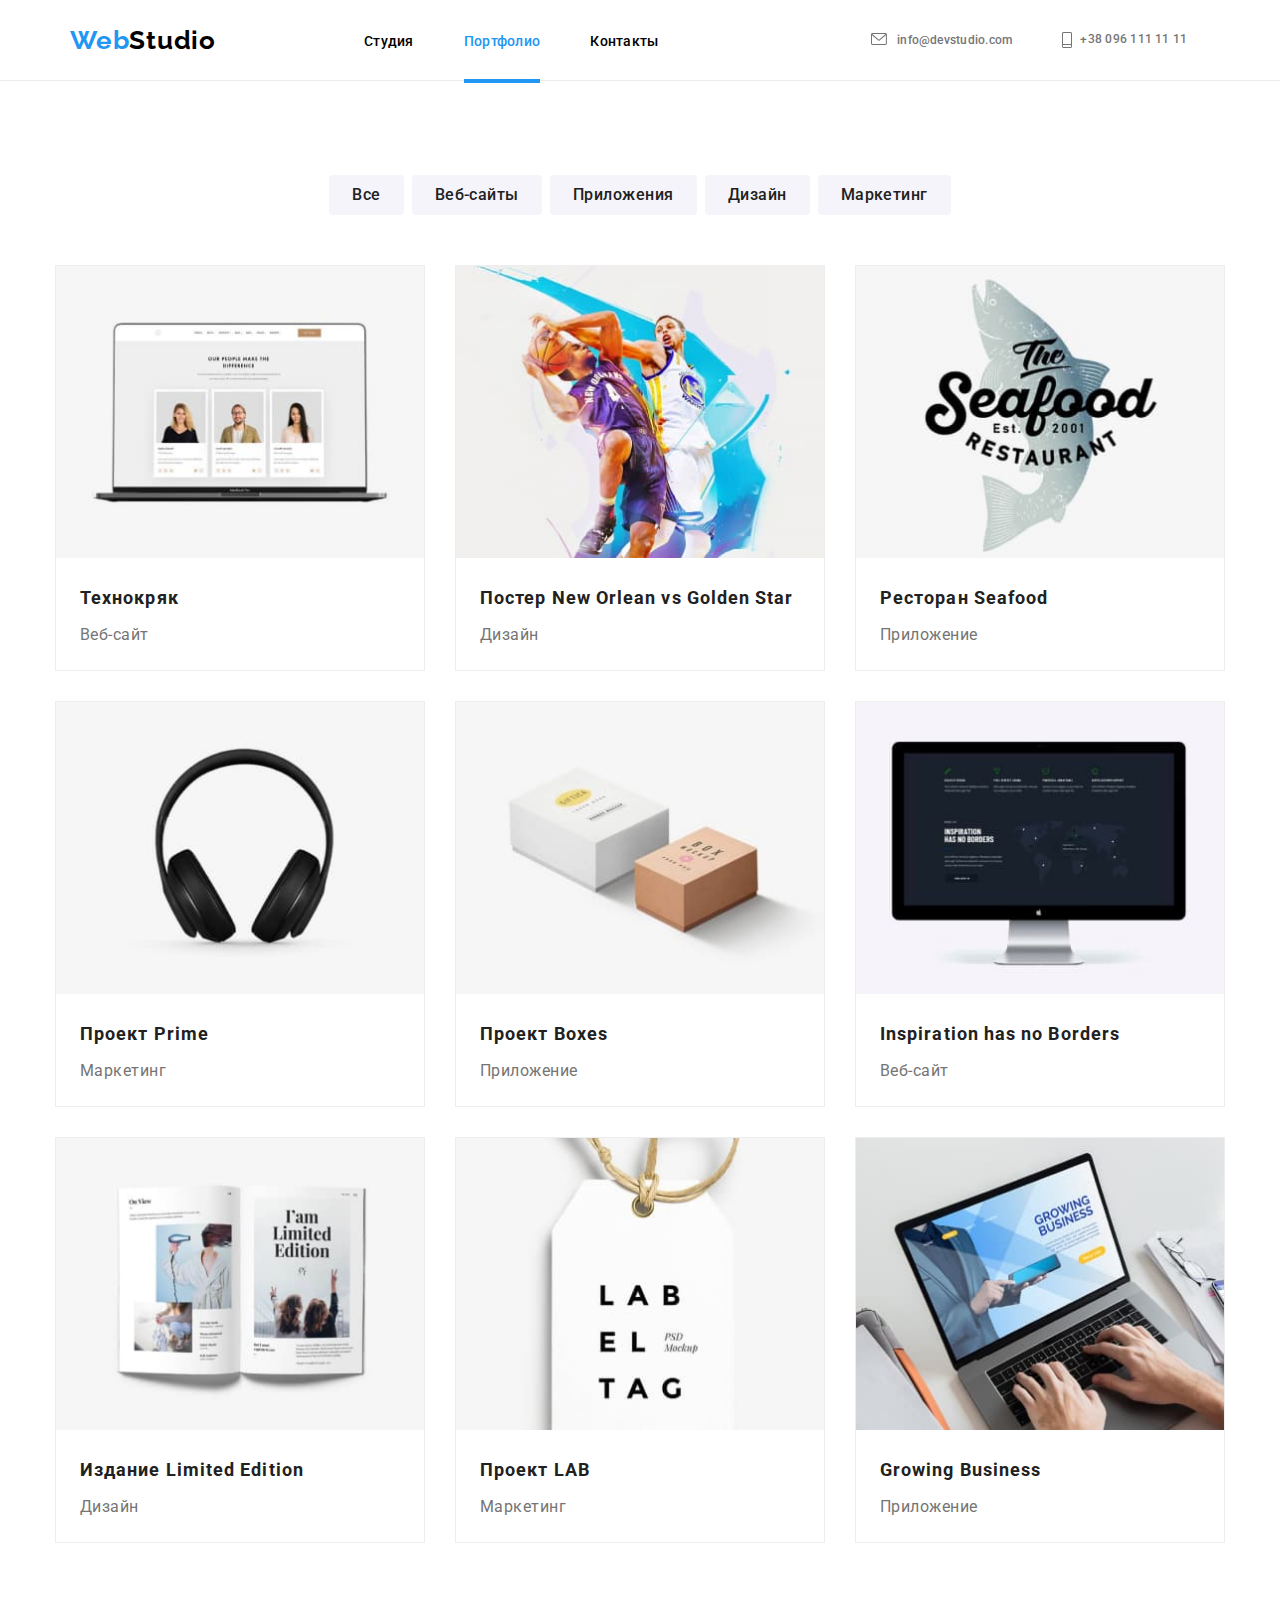
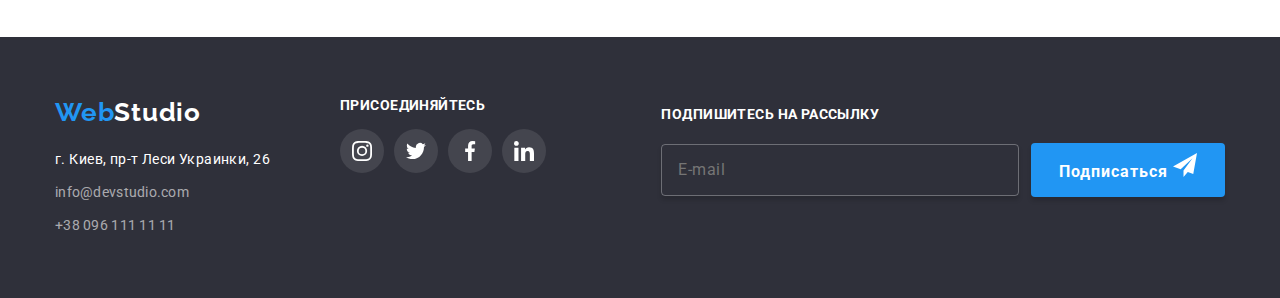
<file: portfolio.html>
<!DOCTYPE html>
<html lang="en">
  <head>
    <meta charset="UTF-8" />
    <meta http-equiv="X-UA-Compatible" content="IE=edge" />
    <meta name="viewport" content="width=device-width, initial-scale=1.0" />
    <title>Portfolio</title>
    <link
      rel="stylesheet"
      href="https://cdnjs.cloudflare.com/ajax/libs/modern-normalize/1.0.0/modern-normalize.min.css"
    />
    <link rel="preconnect" href="https://fonts.googleapis.com" />
    <link rel="preconnect" href="https://fonts.gstatic.com" crossorigin />
    <link
      href="https://fonts.googleapis.com/css2?family=Raleway:wght@700&family=Roboto:wght@400;500;700;900&display=swap"
      rel="stylesheet"
    />
    <!-- <link rel="stylesheet" href="./css/common.css" />
    <link rel="stylesheet" href="./css/styles.css" /> -->
     <link rel="stylesheet" href="./css/main.min.css"/>
  </head>
  <body>
    <!--Шапка-->
    <header class="page-header">
      <div class="header-container container">
        <nav class="main-nav">
          <div class="logo-block is-open" data>
          <a class="logo" href="./index.html">
            Web<span class="logo-color">Studio</span>
          </a></div>
          <ul class="header-nav list">
            <li class="item">
              <a class="link nav-link" href="./index.html"
                >Студия</a
              >
            </li>
            <li class="item">
              <a class="link current nav-link" href="./portfolio.html"
                >Портфолио</a
              >
            </li>
            <li class="item">
              <a class="link nav-link" href="./contacts.html">Контакты</a>
            </li>
          </ul>
        </nav>
        <ul class="list-address list">
          <li class="header-item item">
            <a class="mailto link" href="mailto:info@devstudio.com">
              <svg class="icon-envelope">
                <use href="./sprite.svg#icon-envelope"></use>
              </svg>
              info@devstudio.com</a
            >
          </li>
          <li class="header-item item">
            <a class="tel link" href="tel:380961111111">
              <svg class="icon-vector">
                <use href="./sprite.svg#icon-vector"></use>
              </svg>
              +38 096 111 11 11</a
            >
          </li>
        </ul>
        

          <div class="btn-menu">
                <button 
              type="button" 
              class="menu-button" 
              aria-expanded="false"
              aria-controls="menu-container"
              data-menu-button>
               <svg width="40" height="40" aria-label="cross-btn">
                 
        <use class="icon-cross" href="./sprite.svg#icon-close_menu"></use>
        <use class="icon-menu" href="./sprite.svg#icon-menu"></use>
                 
               </svg>
        
              </button></div>
          <div class="menu-container" id="menu-container" data-menu>
            
            <div class="menu-block">
            
          <ul class="menu list">
            <li class="item">
              <a class="link navigation-link" href="./index.html"
                >Студия</a
              >
            </li>
            <li class="item">
              <a class="link active navigation-link" href="./portfolio.html"
                >Портфолио</a
              >
            </li>
            <li class="item">
              <a class="link navigation-link" href="./contacts.html">Контакты</a>
            </li>
          </ul>

        <div class="contacts-menu">
          <ul class="menu-address list">
            <li class="header-item item">
              <a class="tel link" href="tel:380961111111">
                
                +38 096 111 11 11</a
              >
            </li>
          <li class="header-item item">
            <a class="mailto link" href="mailto:info@devstudio.com">
              
              info@devstudio.com</a
            >
          </li>
        </ul>
        <ul class="social-menu list">
          <li class="item"><a class="link" href="">Twitter</a></li>
          <li class="item"><a class="link" href="">Facebook</a></li>
          <li class="item"><a class="link" href="">LinkedIn</a></li>
          <li class="item"><a class="link" href="">Instagram</a></li>
        </ul>
        </div>
</div>
</div>
</div>

    </header>
    <!--Our works-->
    <main>
      <section>
        <div class="container">
          <ul class="list filters">
            <li class="item"><button type="button" class="btn">Все</button></li>
            <li class="item">
              <button type="button" class="btn">Веб-сайты</button>
            </li>
            <li class="item">
              <button type="button" class="btn">Приложения</button>
            </li>
            <li class="item">
              <button type="button" class="btn">Дизайн</button>
            </li>
            <li class="item">
              <button type="button" class="btn">Маркетинг</button>
            </li>
          </ul>
        </div>
        <div class="container">
          <h1 class="our-works hidden">Наши работы</h1>

          <ul class="work-list list">
            <li class="flex-element">
<!-- <div class=""> -->

              <div class="box">
                <picture>
                <source
                media="(min-width: 1200px)"
                srcset="
                ./images/works/work1-l.jpg 1x,
                ./images/works/work1-l@2x.jpg 2x,
                "
                sizes="(min-width: 1200px) 370px"
                type="image/jpeg"
                />
                <source
                media="(min-width: 768px)"
                srcset="
                ./images/works/work1-m.jpg 1x,
                ./images/works/work1-m@2x.jpg 2x,
                "
                sizes="(min-width: 768px)) 354px"
                type="image/jpeg"
                />
                <source
                media="(min-width: 480px)"
                srcset="
                ./images/works/work1-s.jpg 1x,
                ./images/works/work1-s@2x.jpg 2x,
                "
                sizes="(min-width: 480px) 450px, 100vw"
                type="image/jpeg"
                />
                <img
                  src="./images/work-1.jpg"
                  alt="Технокряк"
                  class="work-pic"
                  width="100%"
                height="auto"
                loading="lazy"
                /></picture>
                <div class="overlay-box">
                  <p>
                    Ресурс предлагает комплексные предложения с разным уровнем
                    функционала и сервисов. Все это позволит посетителю получить
                    исчерпывающие сведения о компании или частном лице.
                  </p>
                </div>
              </div>

              <div class="element-discription">
                <h2 class="work-title">Технокряк</h2>
                <p class="type-work web">Веб-сайт</p>
              </div>
              <!-- </div> -->
            </li>
            <li class="flex-element">
              <div class="box">
                 <picture>
                <source
                media="(min-width: 1200px)"
                srcset="
                ./images/works/work2-l.jpg 1x,
                ./images/works/work2-l@2x.jpg 2x,
                "
                sizes="(min-width: 1200px) 370px"
                type="image/jpeg"
                />
                <source
                media="(min-width: 768px)"
                srcset="
                ./images/works/work2-m.jpg 1x,
                ./images/works/work2-m@2x.jpg 2x,
                "
                sizes="(min-width: 768px)) 354px"
                type="image/jpeg"
                />
                <source
                media="(min-width: 480px)"
                srcset="
                ./images/works/work2-s.jpg 1x,
                ./images/works/work2-s@2x.jpg 2x,
                "
                sizes="(min-width: 480px) 450px, 100vw"
                type="image/jpeg"
                />
                <img
                  src="./images/work-2.jpg"
                  alt="Постер New Orlean vs Golden Star"
                  class="work-pic"
                  width="100%"
                height="auto"
                loading="lazy"
                /></picture>
                
                <div class="overlay-box">
                  <p>
                    Ресурс предлагает комплексные предложения с разным уровнем
                    функционала и сервисов. Все это позволит посетителю получить
                    исчерпывающие сведения о компании или частном лице.
                  </p>
                </div>
              </div>
              <div class="element-discription">
                <h2 class="work-title">Постер New Orlean vs Golden Star</h2>
                <p class="type-work design">Дизайн</p>
              </div>
            </li>
            <li class="flex-element">
              <div class="box">
                   <picture>
                <source
                media="(min-width: 1200px)"
                srcset="
                ./images/works/work3-l.jpg 1x,
                ./images/works/work3-l@2x.jpg 2x,
                "
                sizes="(min-width: 1200px) 370px"
                type="image/jpeg"
                />
                <source
                media="(min-width: 768px)"
                srcset="
                ./images/works/work3-m.jpg 1x,
                ./images/works/work3-m@2x.jpg 2x,
                "
                sizes="(min-width: 768px)) 354px"
                type="image/jpeg"
                />
                <source
                media="(min-width: 480px)"
                srcset="
                ./images/works/work3-s.jpg 1x,
                ./images/works/work3-s@2x.jpg 2x,
                "
                sizes="(min-width: 480px) 450px, 100vw"
                type="image/jpeg"
                />
                <img
                  src="./images/work-3.jpg"
                 alt="Ресторан Seafood"
                  class="work-pic"
                  width="100%"
                height="auto"
                loading="lazy"
                /></picture>
                
                <div class="overlay-box">
                  <p>
                    Ресурс предлагает комплексные предложения с разным уровнем
                    функционала и сервисов. Все это позволит посетителю получить
                    исчерпывающие сведения о компании или частном лице.
                  </p>
                </div>
              </div>
              <div class="element-discription">
                <h2 class="work-title">Ресторан Seafood</h2>
                <p class="type-work app">Приложение</p>
              </div>
            </li>
            <li class="flex-element">
              <div class="box">
                  <picture>
                <source
                media="(min-width: 1200px)"
                srcset="
                ./images/works/work4-l.jpg 1x,
                ./images/works/work4-l@2x.jpg 2x,
                "
                sizes="(min-width: 1200px) 370px"
                type="image/jpeg"
                />
                <source
                media="(min-width: 768px)"
                srcset="
                ./images/works/work4-m.jpg 1x,
                ./images/works/work4-m@2x.jpg 2x,
                "
                sizes="(min-width: 768px)) 354px"
                type="image/jpeg"
                />
                <source
                media="(min-width: 480px)"
                srcset="
                ./images/works/work4-s.jpg 1x,
                ./images/works/work4-s@2x.jpg 2x,
                "
                sizes="(min-width: 480px) 450px, 100vw"
                type="image/jpeg"
                />
                <img
                  src="./images/work-4.jpg"
                 alt="Проект Prime"
                  class="work-pic"
                  width="100%"
                height="auto"
                loading="lazy"
                /></picture>
                
                <div class="overlay-box">
                  <p>
                    Ресурс предлагает комплексные предложения с разным уровнем
                    функционала и сервисов. Все это позволит посетителю получить
                    исчерпывающие сведения о компании или частном лице.
                  </p>
                </div>
              </div>
              <div class="element-discription">
                <h2 class="work-title">Проект Prime</h2>
                <p class="type-work marketing">Маркетинг</p>
              </div>
            </li>
            <li class="flex-element">
              <div class="box">
                  <picture>
                <source
                media="(min-width: 1200px)"
                srcset="
                ./images/works/work5-l.jpg 1x,
                ./images/works/work5-l@2x.jpg 2x,
                "
                sizes="(min-width: 1200px) 370px"
                type="image/jpeg"
                />
                <source
                media="(min-width: 768px)"
                srcset="
                ./images/works/work5-m.jpg 1x,
                ./images/works/work5-m@2x.jpg 2x,
                "
                sizes="(min-width: 768px)) 354px"
                type="image/jpeg"
                />
                <source
                media="(min-width: 480px)"
                srcset="
                ./images/works/work5-s.jpg 1x,
                ./images/works/work5-s@2x.jpg 2x,
                "
                sizes="(min-width: 480px) 450px, 100vw"
                type="image/jpeg"
                />
                <img
                  src="./images/work-5.jpg"
                alt="Проект Boxes"
                  class="work-pic"
                  width="100%"
                height="auto"
                loading="lazy"
                /></picture>
                
                <div class="overlay-box">
                  <p>
                    Ресурс предлагает комплексные предложения с разным уровнем
                    функционала и сервисов. Все это позволит посетителю получить
                    исчерпывающие сведения о компании или частном лице.
                  </p>
                </div>
              </div>
              <div class="element-discription">
                <h2 class="work-title">Проект Boxes</h2>
                <p class="type-work app">Приложение</p>
              </div>
            </li>
            <li class="flex-element">
              <div class="box">
                  <picture>
                <source
                media="(min-width: 1200px)"
                srcset="
                ./images/works/work6-l.jpg 1x,
                ./images/works/work6-l@2x.jpg 2x,
                "
                sizes="(min-width: 1200px) 370px"
                type="image/jpeg"
                />
                <source
                media="(min-width: 768px)"
                srcset="
                ./images/works/work6-m.jpg 1x,
                ./images/works/work6-m@2x.jpg 2x,
                "
                sizes="(min-width: 768px)) 354px"
                type="image/jpeg"
                />
                <source
                media="(min-width: 480px)"
                srcset="
                ./images/works/work6-s.jpg 1x,
                ./images/works/work6-s@2x.jpg 2x,
                "
                sizes="(min-width: 480px) 450px, 100vw"
                type="image/jpeg"
                />
                <img
                  src="./images/work-6.jpg"
                alt="Inspiration has no Borders"
                  class="work-pic"
                  width="100%"
                height="auto"
                loading="lazy"
                /></picture>
                
                <div class="overlay-box">
                  <p>
                    Ресурс предлагает комплексные предложения с разным уровнем
                    функционала и сервисов. Все это позволит посетителю получить
                    исчерпывающие сведения о компании или частном лице.
                  </p>
                </div>
              </div>
              <div class="element-discription">
                <h2 class="work-title">Inspiration has no Borders</h2>
                <p class="type-work web">Веб-сайт</p>
              </div>
            </li>
            <li class="flex-element">
              <div class="box">
                   <picture>
                <source
                media="(min-width: 1200px)"
                srcset="
                ./images/works/work7-l.jpg 1x,
                ./images/works/work7-l@2x.jpg 2x,
                "
                sizes="(min-width: 1200px) 370px"
                type="image/jpeg"
                />
                <source
                media="(min-width: 768px)"
                srcset="
                ./images/works/work7-m.jpg 1x,
                ./images/works/work7-m@2x.jpg 2x,
                "
                sizes="(min-width: 768px)) 354px"
                type="image/jpeg"
                />
                <source
                media="(min-width: 480px)"
                srcset="
                ./images/works/work7-s.jpg 1x,
                ./images/works/work7-s@2x.jpg 2x,
                "
                sizes="(min-width: 480px) 450px, 100vw"
                type="image/jpeg"
                />
                <img
                  src="./images/work-7.jpg"
               alt="Издание Limited Edition"
                  class="work-pic"
                  width="100%"
                height="auto"
                loading="lazy"
                /></picture>
                
                <div class="overlay-box">
                  <p>
                    Ресурс предлагает комплексные предложения с разным уровнем
                    функционала и сервисов. Все это позволит посетителю получить
                    исчерпывающие сведения о компании или частном лице.
                  </p>
                </div>
              </div>
              <div class="element-discription">
                <h2 class="work-title">Издание Limited Edition</h2>
                <p class="type-work design">Дизайн</p>
              </div>
            </li>
            <li class="flex-element">
              <div class="box">
                    <picture>
                <source
                media="(min-width: 1200px)"
                srcset="
                ./images/works/work8-l.jpg 1x,
                ./images/works/work8-l@2x.jpg 2x,
                "
                sizes="(min-width: 1200px) 370px"
                type="image/jpeg"
                />
                <source
                media="(min-width: 768px)"
                srcset="
                ./images/works/work8-m.jpg 1x,
                ./images/works/work8-m@2x.jpg 2x,
                "
                sizes="(min-width: 768px)) 354px"
                type="image/jpeg"
                />
                <source
                media="(min-width: 480px)"
                srcset="
                ./images/works/work8-s.jpg 1x,
                ./images/works/work8-s@2x.jpg 2x,
                "
                sizes="(min-width: 480px) 450px, 100vw"
                type="image/jpeg"
                />
                <img
                  src="./images/work-8.jpg"
                alt="Проект LAB"
                  class="work-pic"
                  width="100%"
                height="auto"
                loading="lazy"
                /></picture>
                
                <div class="overlay-box">
                  <p>
                    Ресурс предлагает комплексные предложения с разным уровнем
                    функционала и сервисов. Все это позволит посетителю получить
                    исчерпывающие сведения о компании или частном лице.
                  </p>
                </div>
              </div>
              <div class="element-discription">
                <h2 class="work-title">Проект LAB</h2>
                <p class="type-work marketing">Маркетинг</p>
              </div>
            </li>
            <li class="flex-element">
              <div class="box">
                 <picture>
                <source
                media="(min-width: 1200px)"
                srcset="
                ./images/works/work9-l.jpg 1x,
                ./images/works/work9-l@2x.jpg 2x,
                "
                sizes="(min-width: 1200px) 370px"
                type="image/jpeg"
                />
                <source
                media="(min-width: 768px)"
                srcset="
                ./images/works/work9-m.jpg 1x,
                ./images/works/work9-m@2x.jpg 2x,
                "
                sizes="(min-width: 768px)) 354px"
                type="image/jpeg"
                />
                <source
                media="(min-width: 480px)"
                srcset="
                ./images/works/work9-s.jpg 1x,
                ./images/works/work9-s@2x.jpg 2x,
                "
                sizes="(min-width: 480px) 450px, 100vw"
                type="image/jpeg"
                />
                <img
                  src="./images/work-9.jpg"
                alt="Growing Business"
                  class="work-pic"
                  width="100%"
                height="auto"
                loading="lazy"
                /></picture>
                
                <div class="overlay-box">
                  <p>
                    Ресурс предлагает комплексные предложения с разным уровнем
                    функционала и сервисов. Все это позволит посетителю получить
                    исчерпывающие сведения о компании или частном лице.
                  </p>
                </div>
              </div>
              <div class="element-discription">
                <h2 class="work-title">Growing Business</h2>
                <p class="type-work app">Приложение</p>
              </div>
            </li>
          </ul>
        </div>
      </section>
    </main>
    <!--Подвал-->
  <footer class="footer">
      <div class="footer-container container">
        <div class="logo-socials">
        <div class="footer-logo">
          <a class="logo" href="./index.html">
            Web<span class="logo-color">Studio</span>
          </a>
          <address class="address">г. Киев, пр-т Леси Украинки, 26</address>
          <ul class="list-address list">
            <li class="contacts mail">
              <a class="mailto down" href="mailto:info@devstudio.com"
                >info@devstudio.com</a
              >
            </li>
            <li class="contacts tel">
              <a class="tel down" href="tel:380961111111">+38 096 111 11 11</a>
            </li>
          </ul>
        </div>
        <div class="socials-block">
          <p class="text">присоединяйтесь</p>
          <ul class="socials-footer list">
            <li class="social-footer-item">
              <a
                class="social-link-footer link"
                href=""
                target="_blank"
                rel="noopener noreferrer"
                aria-label="иконка instagram"
              >
                <svg class="social-icon" width="20" height="20">
                  <use href="./sprite.svg#icon-instagram"></use>
                </svg>
              </a>
            </li>
            <li class="social-item">
              <a
                class="social-link-footer link"
                href=""
                target="_blank"
                rel="noopener noreferrer"
                aria-label="иконка twitter"
              >
                <svg class="social-icon" width="20" height="20">
                  <use href="./sprite.svg#icon-twitter"></use>
                </svg>
              </a>
            </li>
            <li class="social-item">
              <a
                class="social-link-footer link"
                href=""
                target="_blank"
                rel="noopener noreferrer"
                aria-label="иконка facebook"
              >
                <svg class="social-icon" width="20" height="20">
                  <use href="./sprite.svg#icon-facebook"></use>
                </svg>
              </a>
            </li>
            <li class="social-item">
              <a
                class="social-link-footer link"
                href=""
                target="_blank"
                rel="noopener noreferrer"
                aria-label="иконка linkedin"
              >
                <svg class="social-icon" width="20" height="20">
                  <use href="./sprite.svg#icon-linkedin"></use>
                </svg>
              </a>
            </li>
          </ul>
        </div>
        </div>
        <div class="contacts-form">
          <h3 class="title">Подпишитесь на рассылку</h3>
          <form class="footer-form" name="footer-form">
            <div class="footer-group">
             
                  <input
                    class="send-input"
                    type="email"
                    name="email-footer"
                    id="email-footer"
                    placeholder="E-mail"
                />
              
              <button class="btn-form-footer" type="submit">
                Подписаться
                <svg class="send" width="24" height="24">
                  <use href="./sprite.svg#icon-send"></use>
                </svg>
              </button>
            </div>
          </form>
        </div>
      </div>
    </footer>
     <script src="./js/menu.js"></script>
  </body>
</html>
</file>
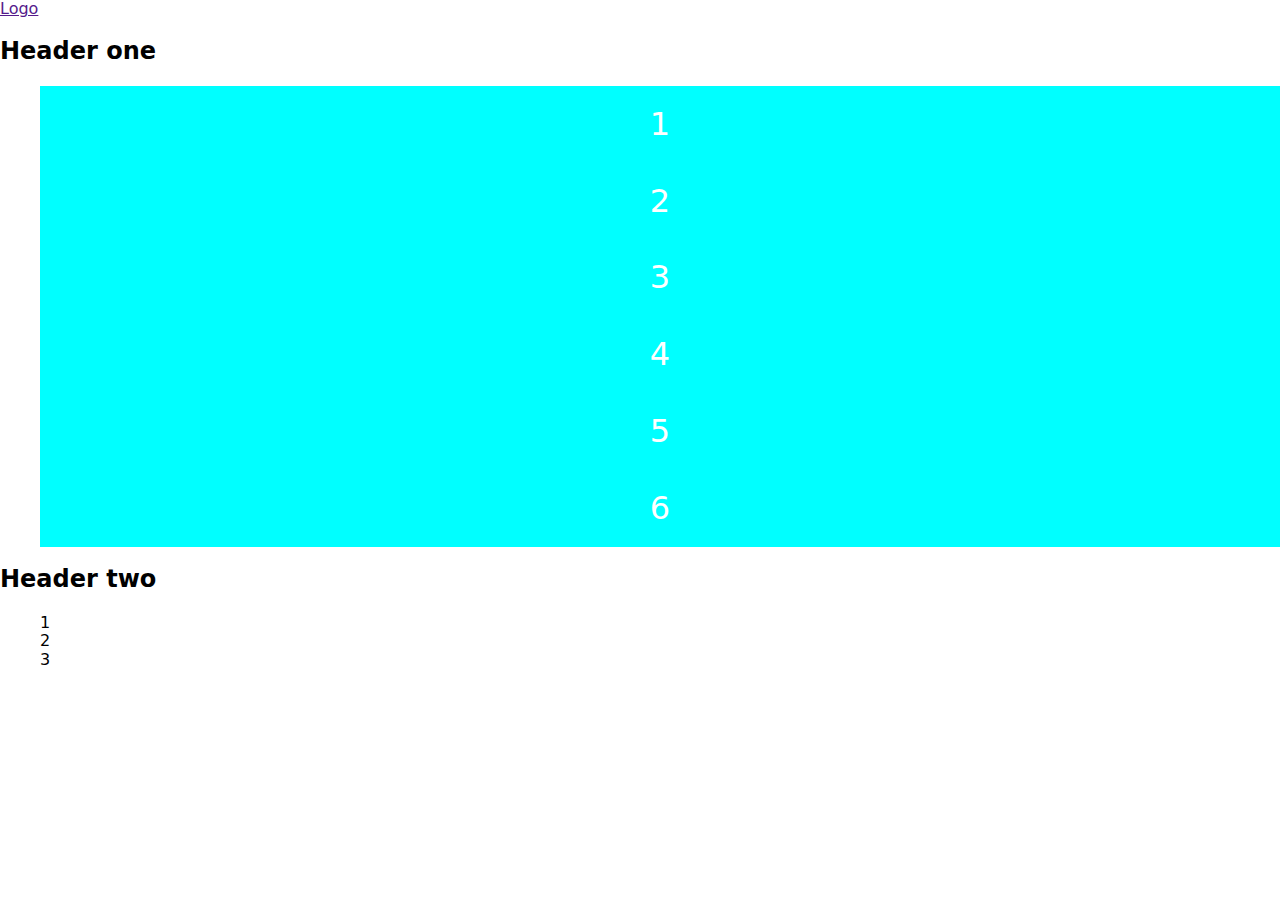
<file: тренировки/one.html>
<!DOCTYPE html>
<html lang="ru">
  <head>
    <meta charset="UTF-8" />
    <meta http-equiv="X-UA-Compatible" content="IE=edge" />
    <meta name="viewport" content="width=device-width, initial-scale=1.0" />
    <title>Web Studio</title>
    <link
      rel="stylesheet"
      href="https://cdnjs.cloudflare.com/ajax/libs/modern-normalize/1.0.0/modern-normalize.min.css"
    />
    <link rel="preconnect" href="https://fonts.googleapis.com" />
    <link rel="preconnect" href="https://fonts.gstatic.com" crossorigin />
    <link
      href="https://fonts.googleapis.com/css2?family=Raleway:wght@700&family=Roboto:wght@400;500;700;900&display=swap"
      rel="stylesheet"
    />
    <link rel="stylesheet" href="./css/on.css" />
  
  </head>
  <body class="page">
   <div class="page-header">
     <div class="container">
       <nav class="nav"><a href="" class="company-logo">Logo</a></nav>
     </div>
   </div>

   <main>
     <section class="section features">
       <div class="container">
         <h2 class="section-title">Header one</h2>

         <ul class="feature-set list">
           <li class="feature-item">1</li>
           <li class="feature-item">2</li>
           <li class="feature-item">3</li>
           <li class="feature-item">4</li>
           <li class="feature-item">5</li>
           <li class="feature-item">6</li>
         </ul>
       </div>
     </section>
     <section class="section reviews">
       <div class="container">
         <h2 class="section-title">
           Header two
         </h2>
<ul class="reviews-set list">
  <li class="reviews-item">1</li>
  <li class="reviews-item">2</li>
  <li class="reviews-item">3</li>
</ul>

       </div>
     </section>

   </main>
<!-- <script src="./js/menu.js"></script> -->
  </body>
</html>
</file>
<file: css/common.css>
:root {
  --primary-text-color: #212121;
  --secondary-text-color: #757575;
  --accent-color: #2196f3;
  --white-color: #ffffff;
  --black-color: #000000;
  --secondary-bgc: #2f303a;
}

/*
    color: #2F303A темно серый фон
    #ECECEC -сероватый фон
    #212121 - почти черный текст
    #000000 - чисто черный
    #2196F3 синий акцент
    #757575 - срене сперый
    #FFFFFF - белый
*/

body {
  background-color: var(--white-color);
  color: var(--primary-text-color);
  font-family: "Roboto", sans-serif;
}

.list {
  margin-top: 0;
  margin-bottom: 0;

  list-style: none;
}
h1,
h2,
h3,
p,
ul {
  margin: 0;
  padding: 0;
}

/* Header */
.page-header {
  background-color: var(--white-color);
  border-bottom: 1px solid #ececec;
}
.header-container {
  margin-left: auto;
  margin-right: auto;

  padding-left: 15px;
  padding-right: 15px;
  max-width: 1200px;

  justify-content: space-between;
  display: flex;
}

.main-nav {
  display: flex;
}

.page-header .logo {
  margin-top: 25px;
  margin-bottom: 25px;
  margin-right: 93px;

  color: var(--accent-color);
  text-decoration: none;
  font-weight: 700;
  font-family: "Raleway", sans-serif;
  font-size: 26px;
  line-height: 1.19;
  letter-spacing: 0.03em;
}

.logo-color {
  color: var(--black-color);
}

.header-nav.list {
  display: flex;
  align-items: center;
  margin-bottom: 0;
  margin-top: 0;

  font-style: normal;
  font-weight: 500;
  font-size: 14px;
  line-height: 1.14;
  letter-spacing: 0.02em;

  color: var(--primary-text-color);
}
.header-nav.list .item + .item {
  margin-left: 50px;
}
.list-address.list.list .item + .item {
  margin-left: 50px;
}

.header-nav .link {
  display: block;
  padding-top: 32px;
  padding-bottom: 32px;
margin-bottom: -3px;
  color: var(--black-color);
  text-decoration: none;

  transition-property: color;
  transition-duration: 250ms;
  transition-timing-function: cubic-bezier(0.4, 0, 0.2, 1);
}

.header-nav .link.current {
  color: var(--accent-color);

  transition-property: color;
  transition-duration: 250ms;
  transition-timing-function: cubic-bezier(0.4, 0, 0.2, 1);
}

.current.navigation-link {
  position: relative;
}
.current.navigation-link::after {
position: absolute;
bottom: 0;
left: 0;

content: '';
display: block;
width: 100%;
height: 4px;

background-color: var(--accent-color);

transition-property: background-color;
transition-duration: 250ms;
transition-timing-function: cubic-bezier(0.4, 0, 0.2, 1);

}

.list-address.list {
  display: flex;
  align-items: center;
  padding-left: 0;
}
.header .list-address.list {
  padding-left: 50px;
}
.list-address.list .item {
  display: block;
  padding-top: 32px;
  padding-bottom: 32px;
}
.mailto,
.tel {
  margin-top: 0;
  margin-bottom: 0;
  /* padding-top: 20px;padding-bottom: 20px; */

  font-weight: 500;
  font-size: 14px;
  line-height: 1.14;
  letter-spacing: 0.02em;

  text-decoration: none;

  color: var(--secondary-text-color);
  
}
}
/* icons contacts */

.list-adress.item {
  display: flex;
}

.mailto,
.tel {
  display: flex;
  fill: #757575;
  transition-property: fill;
  transition-duration: 250ms;
  transition-timing-function: cubic-bezier(0.4, 0, 0.2, 1);
}

.icon-envelope{
  width: 16px;
  height: 12px;
  
  margin-right: 10px;
}

.icon-vector {
  width: 10px;
  height: 16px;
  margin-right: 8px;
}


.mailto:hover,
.mailto:focus,
.tel:hover,
.tel:focus {
  fill: var(--accent-color);
  
}

/* Footer */

.footer {
  
  padding-top: 60px;
  padding-bottom: 60px;
  display: flex;
  background-color: var(--secondary-bgc);
 
}
.footer .logo-color {
  color: var(--white-color);
}
.address {
  color: var(--white-color);
  font-style: normal;
  font-size: 14px;
  line-height: 1.71;
  letter-spacing: 0.03em;
}

.mailto.down,
.tel.down {
  font-weight: 400;
  font-size: 14px;
  line-height: 1.71;

  color: rgba(255, 255, 255, 0.6);
}
.header-nav .link:hover,
.header-nav .link:focus,
.mailto:focus,
.mailto:hover,
.tel:hover,
.tel:focus,
.list-address:hover,
.list-address:focus {
  color: var(--accent-color);
  
}


.footer-container {
  display: flex;
  margin: 0 auto;
  margin-left: auto;
  margin-right: auto;

  padding-left: 15px;
  padding-right: 15px;
  max-width: 1200px;
  justify-content: space-between;
}
.footer .logo {
  margin-bottom: 20px;
  display: block;
  color: var(--accent-color);
  text-decoration: none;
  font-weight: 700;
  font-family: "Raleway", sans-serif;
  font-size: 26px;
  line-height: 1.19;
  letter-spacing: 0.03em;
}

.footer .list-address.list {
  display: block;
}
.address {
  margin-bottom: 9px;
}
.contacts.mail {
  margin-bottom: 9px;
}
.socials-block {
  padding-top: 10px;
  padding-left: 10px;
}

.socials-block .text {
  display: block;
  text-transform: uppercase;
  color: #ffffff;
  font-weight: 700;
  font-size: 14px;
  line-height: 16px;
  letter-spacing: 0.03em;
}
.socials-footer {
  display: flex;
  padding-right: 0;
  padding-left: 0;
  padding-top: 16px;
  justify-content: center;
}

.social-footer-item:not(:last-child) {
  margin-right: 10px;
}
.social-link-footer {
  display: flex;
  width: 44px;
  height: 44px;
  border-radius: 50%;
  align-items: center;
  justify-content: center;
  fill: #FFFFFF;
  background-color: rgba(255, 255, 255, 10%);

  transition-property: background-color, fill;
  transition-duration: 250ms;
  transition-timing-function: cubic-bezier(0.4, 0, 0.2, 1);
}

.social-link-footer:hover,
.social-link-footer:focus {
  background-color: var(--accent-color);
  fill: white;
  
}
/* Footer form */

.contacts-form {
  /* outline: 1px solid red; */
  /* padding-left: 93px; */
  padding-top: 10px;
margin: 0;


}

.contacts-form .title {
  padding-bottom: 20px;
  /* display: block; */
  text-transform: uppercase;
  color: #ffffff;
  font-weight: 700;
  font-size: 14px;
  line-height: 16px;
  letter-spacing: 0.03em;
}

 .footer-group {
   /* outline: 1px solid rgb(132, 98, 209); */
  display: flex;
  align-items: center;
 
} 


.send-input {
  width: 358px;
display: inline-block;
  padding-top: 15px;
  padding-bottom: 15px;
  padding-left: 16px;
margin-right: 12px;
  font-weight: 400;
font-size: 16px;
line-height: 1.25;

/* display: flex; */
align-items: center;
letter-spacing: 0.03em;

color: rgba(255, 255, 255, .6);
background-color: transparent;
border: 1px solid rgba(255, 255, 255, 0.3);
drop-shadow: (0px 4px 4px rgba(0, 0, 0, 0.15));
border-radius: 4px;

}

.btn-form-footer {
  padding: 10px 28px;

  font-weight: 700;
font-size: 16px;
line-height: 1.88;

align-items: center;
text-align: center;
letter-spacing: 0.06em;

color: #FFFFFF;

border: #2196F3;
background: #2196F3;
box-shadow: 0px 4px 4px rgba(0, 0, 0, 0.15);
border-radius: 4px;
cursor: pointer;
}

.send {
  fill:#ffffff
}
</file>
<file: css/styles.css>
/* colors for check
 .section:nth-child(odd) {
  background-color: lightgrey;
}
.section:nth-child(even) {
  background-color: teal;
}
.section {
  outline: 1px solid tomato;
}
.container {
  outline: 1px solid tomato;
}
.section-title {
  outline: 1px solid tomato;
}
.contacts {
  outline: 1px solid tomato;
}
.header-container {
  outline: 1px solid tomato;
}
.footer .container,
.header-nav.list > li {
  outline: 1px solid tomato;
}
.header-nav.list .item {
  background-color: tomato;
}
.list-address.list .link {
  background-color: tomato;
}
.flex-element {
  
  background-color: tomato;
  outline: 1px solid tomato;
} 
.features {
  outline: 1px solid blue;
}
.feature-icon {
  outline: 1px solid red;
}
.clients-list {
outline: 1px solid red;
}
.client-link {
outline: 1px solid red;}
.clients-list {
outline: 1px solid red;
}
.overlay {outline: 1px solid tomato; }
.client-link {
outline: 1px solid red;}  
.socials-block .text {
  outline: 1px solid yellow;
}
.socials-footer {
  
  outline: 1px solid blue;
} */

/* Hero */

.overlay {
  max-width: 1600px;
  height: 600px;
  margin-left: auto;
  margin-right: auto;
  background: linear-gradient(
      to right,
      rgba(47, 48, 58, 0.4),
      rgba(47, 48, 58, 0.4)
    ),
    url(../images/head.png);
  background-position: center;
  background-size: cover;
  padding-left: 15px;
  padding-right: 15px;
}

.hero-section {
  padding-top: 0px;
  padding-bottom: 0px;

  background-color: var(--secondary-bgc);

  text-align: center;
}
.hero-container {
  margin-left: auto;
  margin-right: auto;
  padding-left: 15px;
  padding-right: 15px;
  width: 1200px;
}

.hero-section h1 {
  padding-top: 200px;

  margin-bottom: 30px;

  font-weight: 900;
  font-size: 44px;
  line-height: 1.36;
  letter-spacing: 0.06em;
  text-transform: uppercase;

  color: var(--white-color);
}

.section {
  padding-top: 94px;
  padding-bottom: 94px;
}

.section.no-padding {
  padding-top: 0;
}
.container {
  margin-left: auto;
  margin-right: auto;
  padding-left: 15px;
  padding-right: 15px;
  width: 1200px;
}
/* Modal form */

.backdrop {
  position: fixed;
  top: 0;
  left: 0;
  width: 100%;
  height: 100%;
  background-color: rgba(0, 0, 0, 0.2);
  z-index: 100;
  transition-property: opacity, visibility;
  transition-duration: 250ms;
  transition-timing-function: cubic-bezier(0.4, 0, 0.2, 1);
}

.backdrop.is-hidden {
  opacity: 0;
  visibility: hidden;
  pointer-events: none;
}

.modal-wrapper {
  position: absolute;
  top: 50%;
  left: 50%;

  padding: 40px;
  margin: 0;
  transform: translate(-50%, -50%);
  width: 528px;

  border-radius: 4px;
  background-color: #ffffff;

  /* transition-property: background-color;
  transition-duration: 250ms;
  transition-timing-function: cubic-bezier(0.4, 0, 0.2, 1);  */
}
.modal-btn {
  position: absolute;
  top: 8px;
  right: 8px;

  display: flex;
  align-items: center;
  justify-content: center;

  width: 30px;
  height: 30px;
  padding: 0;

  cursor: pointer;
  border-radius: 50%;
  background-color: #fff;
  /* background-image: url(../icons/close.png); */
  fill: #000000;
  border-color: rgba(0, 0, 0, 0.1);
}
.modal-btn:hover,
.modal-btn:focus {
  fill: #2196f3;
}
/* 
===============
Modal form  div
===============
*/
.form-title {
  display: block;
  text-align: center;
  /* margin-top: 40px; */
  margin-bottom: 12px;

  font-weight: 700;
  font-size: 20px;
  line-height: 1.15;
  text-align: center;
  letter-spacing: 0.03em;

  color: #212121;
}
.modal-box {
  /* display: flex; */
  text-align: left;
}
.form-field {
  position: relative;
  margin-bottom: 10px;
}

.form-input {
  margin: 0;
  /* margin-bottom: 10px; */
  padding: 11px 12px 11px 37px;
margin-top: 4px;
  border: 1px solid rgba(33, 33, 33, 0.2);
  border-radius: 4px;
  font-size: 12px;
  line-height: 1.16;

  letter-spacing: 0.01em;

  color: #757575;
  width: 100%;
  outline: none;

  transition-property: border;
  transition-duration: 250ms;
  transition-timing-function: cubic-bezier(0.4, 0, 0.2, 1);
}

.modal-label {
  /* position: absolute;
  top: -24px;
  left: 0px; */

  font-size: 12px;
  line-height: 1.16;

  letter-spacing: 0.01em;

  color: #757575;
  transition-property: color;
  transition-duration: 250ms;
  transition-timing-function: cubic-bezier(0.4, 0, 0.2, 1);
}
.form-field:focus-within .modal-label {
  color: var(--accent-color);
}

/* .form-input:focus + .modal-label {
  color: var(--accent-color);
} */

.form-input:focus {
  cursor: pointer;
  border: 1px solid var(--accent-color);
  border-radius: 4px;
}

.form-icon {
  position: absolute;
  top: 56%;
  left: 15px;

  transform: translateX(-50%);
  fill: #212121;
}
.form-field:focus-within > .form-icon {
  fill: var(--accent-color);
}
/* .form-input:focus ~ .form-icon {
  fill: var(--accent-color);
} */
/* .comment {
   position: relative;
 } */

.comment {
  width: 100%;
  height: 120px;
  resize: none;
  border: 1px solid rgba(33, 33, 33, 0.2);
  border-radius: 4px;
  padding-left: 15px;
}
.comment::placeholder {
  font-size: 14px;
line-height: 16px;
letter-spacing: 0.01em;

color: rgba(117, 117, 117, 0.5);

}

.btn-form {
  display: flex;
  margin-top: 30px;
  margin-left: auto;
  margin-right: auto;

  padding: 10px 28px;
  width: 200px;

  font-weight: 700;
  font-size: 16px;
  line-height: 1.88;

  align-items: center;
  text-align: center;
  justify-content: center;
  letter-spacing: 0.06em;

  color: #ffffff;

  border: #2196f3;
  background: #2196f3;
  box-shadow: 0px 4px 4px rgba(0, 0, 0, 0.15);
  border-radius: 4px;
  cursor: pointer;
}


.label-checkbox {
  position: relative;
  display: flex;
  align-items: center;
  justify-content: center;
}
.custom-checkbox {

  position: absolute;
  top: 4px;
  left: 13px;
  width: 16px;
  height: 15px;
  display: flex;
  align-items: center;
  justify-content: center;
  margin-right: 8px;
  border: 1px solid #212121;

  border-radius: 3px;
 transition-property: background-color, fill, border;
  transition-duration: 250ms;
  transition-timing-function: cubic-bezier(0.4, 0, 0.2, 1);  
  
}

.checkbox {
   -webkit-appearance: none;
       -moz-appearance: none;
            appearance: none;
            position: absolute;
  
} 

.stick-icon {
  position: absolute;
  top: 4px;
  left: 13px;
  

  opacity: 0;
}
.agreement-text {
 display: flex;
 padding-left: 22px;
  align-items: center;
  justify-content: center;
  font-size: 14px;
  line-height: 1.71;

  letter-spacing: 0.03em;

  color: #757575;
}
.accent-agreement {
  /* display: flex; */
  /* align-items: center;
  justify-content: center;
  text-decoration-line: underline; */

  color: #2196f3;
}
.checkbox:checked + .custom-checkbox {
  background-color: var(--accent-color);
  /* fill: var(--accent-color); */
  background-size: contain;
  background-origin: border-box;
  border-color: var(--accent-color);
  
}
.checkbox:checked ~ .stick-icon {
  opacity: 1;
  fill: #ffffff;
  
}


/* Button */

.primary-btn {
  padding: 10px 32px;

  border-radius: 4px;
  text-shadow: 0px 4px 4px rgba(0, 0, 0, 0.25);
  min-width: 200px;
  border: 1px solid transparent;
  box-shadow: 0px 4px 4px rgba(0, 0, 0, 0.15);

  background-color: var(--accent-color);
  color: var(--white-color);
  cursor: pointer;

  font-weight: 700;
  font-size: 16px;
  line-height: 1.88;
  letter-spacing: 0.06em;
}

.btn {
  display: inline-block;
  padding: 6px 22px;
  border-radius: 4px;
  border: 1px solid transparent;
  margin-right: 0;

  background-color: #f5f4fa;
  color: var(--primary-text-color);
  font-family: "Roboto";
  font-weight: 500;
  font-size: 16px;
  line-height: 1.62;
  text-align: center;
  letter-spacing: 0.03em;

  transition-property: background-color, color;
  transition-duration: 250ms;
  transition-timing-function: cubic-bezier(0.4, 0, 0.2, 1);
}
.filters.list li.item:nth-child(-n + 4) {
  margin-right: 8px;
}

.btn:hover,
.btn:focus {
  background-color: var(--accent-color);
  color: var(--white-color);
  cursor: pointer;
}

/* Sections */

.hidden {
  display: none;
}

.section-title {
  margin-top: 0;
  margin-bottom: 0;

  font-weight: 700;
  font-size: 36px;
  line-height: 1.17;
  text-align: center;
  letter-spacing: 0.03em;

  color: var(--primary-text-color);
}
/* Qualities */

.features {
  display: flex;
  height: 120px;
  width: 270px;
  background-color: #f5f4fa;
  /* background-size: contain; 
  background-repeat: no-repeat;
  background-position: center; */
  justify-content: center;
  align-items: center;
  border-radius: 4px;
  /* box-shadow: 0px 2px 4px #787373; */
}
.feature-icon {
  /* display: inline-block; */
  height: 70px;
  width: 70px;
  background-color: #f5f4fa;

  /* background-size: contain; 
  background-repeat: no-repeat;
  background-position: center;  */
}

/* .feature-list .icon::before {
  content: '';
  display: inline-block;
  height: 120px;
  width: 270px;
  background-color: #F5F4FA;
  /* outline: 1px solid red; 
  background-size: 70px;
  background-repeat: no-repeat;
  background-position: center;
  ;
}
.icon-antenna::before {background-image: url(../images/antenna-1.svg);}
.icon-clock::before {ackground-image: url(../images/clock-1.svg);}
.icon-vector::before {
  background-image: url(../images/comp.svg);
}
.icon-astronaut::before {
  background-image: url(../images/astronaut-1.svg);
} */

.container h2 {
  margin-top: 0;
  margin-bottom: 50px;
}

.list h3 {
  margin-top: 0;
  margin-bottom: 10px;

  font-weight: 700;
  font-size: 14px;
  line-height: 1.14;
  letter-spacing: 0.03em;
  text-transform: capitalize;

  color: var(--primary-text-color);
}
.feature-list.list h3 {
  text-transform: uppercase;
  margin-top: 30px;
}

.feature-list {
  display: flex;
  padding-left: 0;
}

.feature-list .item {
  width: 270px;
  margin-right: 30px;
}
.feature-list .item:nth-child(4n) {
  margin-right: 0;
}

.feature-list p {
  margin-top: 0;
  margin-bottom: 0;

  font-size: 14px;
  line-height: 1.71;
  letter-spacing: 0.03em;
  color: var(--secondary-text-color);
}

/* Work process */

.list-pic {
  display: flex;
  padding-left: 0;
  padding-right: 0;
  justify-content: space-between;
}

.list-pic .item {
  margin-right: 30px;
  height: 294px;
}
.list-pic .item:last-child {
  margin-right: 0;
}
.gallery .item {
  position: relative;
}
.gallery .work-description {
  position: absolute;
  bottom: 0;
  left: 0;

  display: block;
  width: 100%;
  height: 70px;
  padding: 27px 0;
  /* text-align: center; */
  /* justify-content: center; */

  font-weight: 700;
  font-size: 14px;
  line-height: 1.14;
  text-align: center;
  letter-spacing: 0.03em;
  text-transform: uppercase;

  color: #ffffff;

  background-color: rgba(47, 48, 58, 0.8);
  z-index: 10;
}

/* Team */

.section.team {
  background-color: #f5f4fa;
}
.team-list {
  display: flex;
  padding-left: 0;
  padding-right: 0;
  justify-content: space-around;

  
}
.team-list .item:nth-child(4n) {
  margin-right: 0;
}
.team-list .item {
  margin-right: 30px;
}

.team-list h3 {
  font-weight: 500;
  font-size: 16px;
  line-height: 1.19;
  text-align: center;
  letter-spacing: 0.03em;

  color: var(--primary-text-color);
}
.team-list .item {
  background-color: var(--white-color);
  box-shadow: 0px 1px 3px rgba(0, 0, 0, 0.12), 0px 1px 1px rgba(0, 0, 0, 0.14),
    0px 2px 1px rgba(0, 0, 0, 0.2);
  border-radius: 0px 0px 4px 4px;
}

.team-list p {
  font-style: normal;
  font-size: 16px;
  line-height: 1.19;

  text-align: center;
  letter-spacing: 0.03em;

  color: var(--secondary-text-color);
}
.team-member {
  padding-top: 30px;
  padding-bottom: 30px;
}

/* Team icon */
.social-list {
  display: flex;
  padding-right: 32px;
  padding-left: 32px;
  /* padding-bottom: 30px;  */
  padding-top: 16px;
  justify-content: center;

  
}

.social-item:not(:last-child) {
  margin-right: 10px;
}
.social-link {
  display: flex;
  width: 44px;
  height: 44px;
  border-radius: 50%;
  align-items: center;
  justify-content: center;

  background-color: transparent;
  fill: #afb1b8;

  transition-property: background-color, fill;
  transition-duration: 250ms;
  transition-timing-function: cubic-bezier(0.4, 0, 0.2, 1);
}
.social-link:hover,
.social-link:focus {
  background-color: var(--accent-color);
  fill: white;
}
/* Clients */

.clients-list {
  display: flex;
  justify-content: center;
}
.client-link {
  display: flex;

  width: 170px;
  height: 92px;
  justify-content: center;
  align-items: center;
  fill: #afb1b8;

  transition-property: fill;
  transition-duration: 250ms;
  transition-timing-function: cubic-bezier(0.4, 0, 0.2, 1);
}
.client-items {
  border: 1px solid #afb1b8;
  border-radius: 4px;

  transition-property: border;
  transition-duration: 250ms;
  transition-timing-function: cubic-bezier(0.4, 0, 0.2, 1);
}

.client-items:not(:last-child) {
  margin-right: 30px;
}
.client-items:hover,
.client-items:focus {
  border: 1px solid var(--accent-color);
}

.client-link:hover,
.client-link:focus {
  fill: var(--accent-color);
}

/*  Our works Portfolio */
section {
  padding-top: 94px;
  padding-bottom: 94px;
}

.work-container {
  width: 1200px;
  padding-left: 15px;
  padding-right: 15px;
}
.filters {
  margin-bottom: 50px;
  display: flex;
  justify-content: center;
  cursor: pointer;
}

.element-discription {
  padding-top: 20px;
  padding-bottom: 20px;
  padding-right: 24px;
  padding-left: 24px;
}
.work-list {
  display: flex;
  flex-wrap: wrap;

  padding-left: 0;
  padding-right: 0;
}

/* .work-container ul {
    
   padding-inline-start: 0px;} */

.work-list .work-title {
  margin-bottom: 4px;

  font-weight: 700;
  font-size: 18px;
  line-height: 2;

  letter-spacing: 0.06em;

  color: var(--primary-text-color);
}

.work-list .type-work {
  font-family: "Roboto";
  font-style: normal;
  font-weight: 400;
  font-size: 16px;
  line-height: 1.88;

  letter-spacing: 0.03em;

  color: var(--secondary-text-color);
}
.work-container {
  width: 1200px;

  margin-left: auto;
  margin-right: auto;
}
.flex-element {
  width: 370px;
  margin-right: 30px;
  margin-bottom: 30px;

  background: var(--white-color);
  border: 1px solid #eeeeee;
  box-sizing: border-box;

  transition-property: box-shadow;
  transition-duration: 250ms;
  transition-timing-function: cubic-bezier(0.4, 0, 0.2, 1);
}
.flex-element:hover,
.flex-element:focus {
  box-shadow: 0px 1px 1px rgba(0, 0, 0, 0.12), 0px 4px 4px rgba(0, 0, 0, 0.06),
    1px 4px 6px rgba(0, 0, 0, 0.16);

  cursor: pointer;
}

.flex-element:nth-child(3n) {
  margin-right: 0;
}

.flex-element:nth-last-child(-n + 3) {
  margin-bottom: 0;
}

.filters .btn:hover,
.filters .btn:focus {
  background-color: var(--accent-color);
  color: var(--white-color);
  cursor: pointer;
  box-shadow: 0px 2px 2px grey;
}

/* Декоративный оверлей */

.box {
  position: relative;
  width: 370px;
  height: 294px;
  margin: 0;

  background-color: transparent;
  overflow: hidden;
}

.flex-element:hover .overlay-box {
  transform: translateY(0);
}

.overlay-box {
  position: absolute;
  bottom: 0;
  left: 0;
  width: 100%;
  height: 100%;

  text-align: start;
  padding: 63px 24px;
  background-color: #2196f3;
  transform: translateY(100%);
  transition: transform 250ms cubic-bezier(0.4, 0, 0.2, 1);
}
.overlay-box p {
  font-weight: 400;
  font-size: 18px;
  line-height: 1.56;

  letter-spacing: 0.03em;

  color: #ffffff;
}
</file>
<file: тренировки/css/on.css>
/* colors for check

 .section:nth-child(odd) {
  background-color: lightgrey;
}
.section:nth-child(even) {
  background-color: teal;
}
.section {
  outline: 1px solid tomato;
}
.container {
  outline: 1px solid tomato;
}

.section-title {
  outline: 1px solid tomato;
}
.contacts {
  outline: 1px solid tomato;
}
.header-container {
  outline: 1px solid tomato;
}
.footer .container,
.header-nav.list > li {
  outline: 1px solid tomato;
}
.header-nav.list .item {
  background-color: tomato;
}
.list-address.list .link {
  background-color: tomato;
}
.flex-element {
  
  background-color: tomato;
  outline: 1px solid tomato;
} 
.features {

  outline: 1px solid blue;
}
.feature-icon {

  outline: 1px solid red;
}
.clients-list {
outline: 1px solid red;
}
.client-link {
outline: 1px solid red;}

.clients-list {

outline: 1px solid red;

}
.overlay {outline: 1px solid tomato; }
.client-link {
outline: 1px solid red;}  

.socials-block .text {
  outline: 1px solid yellow;
}
.socials-footer {
  
  outline: 1px solid blue;
} */

/* Hero */

.feature-set {
  @extend: %list;
}


.list {
  list-style: none;
}


.feature-item {
  text-align: center;
  padding-top: 20px;
  padding-bottom: 20px;
  color: #FFFFFF;
  font-size: 32px;
  background-color: aqua;

}

$colors: "#234234", "#235434", "#342332",
"#542343", "#129843", "#823452";

@include colorize($colors, ".feature-item");
</file>
<file: css/main.min.css>
:root{--primary-text-color: #212121;--secondary-text-color: #757575;--accent-color: #2196f3;--white-color: #ffffff;--black-color: #000000;--secondary-bgc: #2f303a}body{background-color:#fff;color:#212121;font-family:"Roboto", sans-serif}section,.section{padding-top:60px;padding-bottom:60px}@media screen and (min-width: 1200px){section,.section{padding-top:94px;padding-bottom:94px}}.section-title{margin-top:0;margin-bottom:0;font-weight:700;font-size:28px;line-height:1.17;text-align:center;letter-spacing:0.03em;color:#212121}@media screen and (min-width: 1200px){.section-title{font-size:36px}}.container{margin-left:auto;margin-right:auto;padding-left:15px;padding-right:15px;max-width:1200px}@media screen and (min-width: 480px){.container{width:480px}}@media screen and (min-width: 768px){.container{width:768px}}@media screen and (min-width: 1200px){.container{width:1200px}}.list{margin-top:0;margin-bottom:0;list-style:none}h1,h2,h3,p,ul{margin:0;padding:0}.link{text-decoration:none}.primary-btn{padding:10px 32px;border-radius:4px;text-shadow:0px 4px 4px rgba(0,0,0,0.25);min-width:200px;border:1px solid transparent;-webkit-box-shadow:0px 4px 4px rgba(0,0,0,0.15);box-shadow:0px 4px 4px rgba(0,0,0,0.15);background-color:#2196f3;color:#fff;cursor:pointer;font-weight:700;font-size:16px;line-height:1.88;letter-spacing:0.06em}.btn{display:inline-block;padding:6px 22px;border-radius:4px;border:1px solid transparent;margin-right:0;background-color:#f5f4fa;color:#212121;font-family:"Roboto";font-weight:500;font-size:16px;line-height:1.62;text-align:center;letter-spacing:0.03em;-webkit-transition-property:background-color, color;transition-property:background-color, color;-webkit-transition-duration:250ms;transition-duration:250ms;-webkit-transition-timing-function:cubic-bezier(0.4, 0, 0.2, 1);transition-timing-function:cubic-bezier(0.4, 0, 0.2, 1)}.btn:hover,.btn:focus{background-color:#2196f3;color:#fff;cursor:pointer}.filters.list li.item:nth-child(-n+4){margin-right:8px}.page-header{background-color:#fff;border-bottom:1px solid #ececec}.header-container{margin-left:auto;margin-right:auto;padding-left:15px;padding-right:15px;width:1200px;-webkit-box-pack:justify;-ms-flex-pack:justify;justify-content:space-between;display:-webkit-box;display:-ms-flexbox;display:flex}@media screen and (min-width: 480px){.header-container{width:480px}}@media screen and (min-width: 768px){.header-container{width:768px}}@media screen and (min-width: 1200px){.header-container{width:1200px}}.main-nav{display:-webkit-box;display:-ms-flexbox;display:flex;-webkit-box-align:center;-ms-flex-align:center;align-items:center}.logo-block{padding:15px}.page-header .logo{margin-top:16px;margin-bottom:16px;margin-right:38px;color:#2196f3;text-decoration:none;font-weight:700;font-family:"Raleway", sans-serif;font-size:24px;line-height:1.17;letter-spacing:0.03em}@media screen and (min-width: 768px){.page-header .logo{margin-top:26px;margin-bottom:26px;margin-right:53px}}@media screen and (min-width: 1200px){.page-header .logo{margin-top:26px;margin-bottom:26px;margin-right:133px}}@media screen and (min-width: 1200px){.page-header .logo{font-size:26px;line-height:1.19}}.logo-color{color:#000}.nav-block{display:-webkit-box;display:-ms-flexbox;display:flex;-webkit-box-align:center;-ms-flex-align:center;align-items:center}.header-nav.list{display:-webkit-box;display:-ms-flexbox;display:flex;-webkit-box-align:center;-ms-flex-align:center;align-items:center;margin-bottom:0;margin-top:0;font-style:normal;font-weight:500;font-size:14px;line-height:1.14;letter-spacing:0.02em;color:#212121}@media (max-width: 767px){.header-nav.list{display:none}}@media screen and (min-width: 1200px){.header-nav{margin-right:205px}}.header-nav.list .item+.item{margin-left:50px}@media screen and (min-width: 1200px){.list-address.list.list .item+.item{margin-left:50px}}.header-nav .link{display:block;margin-bottom:-3px;color:#000;text-decoration:none;-webkit-transition-property:color;transition-property:color;-webkit-transition-duration:250ms;transition-duration:250ms;-webkit-transition-timing-function:cubic-bezier(0.4, 0, 0.2, 1);transition-timing-function:cubic-bezier(0.4, 0, 0.2, 1)}@media screen and (min-width: 1200px){.header-nav .link{padding-top:32px;padding-bottom:32px}}.header-nav .link.current{color:#2196f3;-webkit-transition-property:color;transition-property:color;-webkit-transition-duration:250ms;transition-duration:250ms;-webkit-transition-timing-function:cubic-bezier(0.4, 0, 0.2, 1);transition-timing-function:cubic-bezier(0.4, 0, 0.2, 1)}.current.nav-link{position:relative}.current.nav-link::after{position:absolute;bottom:-30px;left:0;content:'';display:block;width:100%;height:4px;background-color:#2196f3;-webkit-transition-property:background-color;transition-property:background-color;-webkit-transition-duration:250ms;transition-duration:250ms;-webkit-transition-timing-function:cubic-bezier(0.4, 0, 0.2, 1);transition-timing-function:cubic-bezier(0.4, 0, 0.2, 1)}@media (min-width: 1200px){.current.nav-link::after{bottom:-2px}}.list-address{display:-webkit-box;display:-ms-flexbox;display:flex;-webkit-box-pack:end;-ms-flex-pack:end;justify-content:flex-end;-ms-flex-wrap:wrap;flex-wrap:wrap;-webkit-box-align:center;-ms-flex-align:center;align-items:center}@media (max-width: 767px){.list-address{display:none}}.list-address.list{padding-left:0}.header .list-address.list{padding-left:50px}.list-address.list .item{display:block;padding-top:21px;padding-bottom:10px}@media screen and (min-width: 1200px){.list-address.list .item{padding-top:32px;padding-bottom:32px}}@media screen and (max-width: 1199px){.list-address.list .item:last-child{padding-top:0;padding-bottom:21px}}.mailto,.tel{margin-top:0;margin-bottom:0;font-weight:500;font-size:12px;line-height:1.17;letter-spacing:0.02em;text-decoration:none;color:#757575}@media screen and (min-width){.mailto,.tel{font-size:14px;line-height:1.14}}.list-adress.item{display:-webkit-box;display:-ms-flexbox;display:flex}.mailto,.tel{display:-webkit-box;display:-ms-flexbox;display:flex;fill:#757575;-webkit-transition-property:fill;transition-property:fill;-webkit-transition-duration:250ms;transition-duration:250ms;-webkit-transition-timing-function:cubic-bezier(0.4, 0, 0.2, 1);transition-timing-function:cubic-bezier(0.4, 0, 0.2, 1)}.icon-envelope{width:16px;height:12px;margin-right:10px}.icon-vector{width:10px;height:16px;margin-right:8px}.mailto:hover,.mailto:focus,.tel:hover,.tel:focus{fill:#2196f3}.footer{padding-top:60px;padding-bottom:60px;background-color:#2f303a}.footer-container{margin-top:0;margin-bottom:0;margin-left:auto;margin-right:auto;padding-left:15px;padding-right:15px;-webkit-box-pack:justify;-ms-flex-pack:justify;justify-content:space-between;max-width:1200px}@media screen and (min-width: 480px){.footer-container{width:480px}}@media screen and (min-width: 768px){.footer-container{width:768px;display:-webkit-box;display:-ms-flexbox;display:flex;-ms-flex-wrap:wrap;flex-wrap:wrap}}@media screen and (min-width: 1200px){.footer-container{width:1200px}}@media screen and (min-width: 768px) and (max-width: 1100px){.logo-socials{display:-webkit-box;display:-ms-flexbox;display:flex;margin:auto;margin-bottom:60px}}@media screen and (min-width: 1200px){.logo-socials{margin:0%;display:-webkit-box;display:-ms-flexbox;display:flex}}@media screen and (min-width: 768px) and (max-width: 1199px){.footer-logo{margin-right:165px}}.footer .logo-color{color:#fff}.address{color:#fff;font-style:normal;font-size:14px;line-height:1.71;letter-spacing:0.03em}.mailto.down,.tel.down{font-weight:400;font-size:14px;line-height:1.71;color:rgba(255,255,255,0.6)}.header-nav .link:hover,.header-nav .link:focus,.mailto:focus,.mailto:hover,.tel:hover,.tel:focus,.list-address:hover,.list-address:focus{color:#2196f3}.footer .logo{margin-bottom:20px;display:block;color:#2196f3;text-decoration:none;font-weight:700;font-family:"Raleway", sans-serif;font-size:26px;line-height:1.19;letter-spacing:0.03em}@media screen and (max-width: 1199px){.footer .logo{text-align:center}}.footer .list-address.list{display:block;margin-left:0}.address{margin-bottom:9px}@media screen and (max-width: 1199px){.address{text-align:center}}.contacts.mail{margin-bottom:9px}@media screen and (max-width: 1199px){.mailto.down,.contacts.tel{-webkit-box-pack:center;-ms-flex-pack:center;justify-content:center}}@media screen and (max-width: 767px){.contacts.tel{margin-bottom:60px}}.socials-block{padding-top:px}@media screen and (max-width: 767px){.socials-block{margin-bottom:60px}}@media screen and (min-width: 1200px){.socials-block{padding-left:70px}}.socials-block .text{display:block;text-transform:uppercase;color:#ffffff;font-weight:700;font-size:14px;line-height:16px;letter-spacing:0.03em}@media screen and (max-width: 1199px){.socials-block .text{text-align:center}}.socials-footer{display:-webkit-box;display:-ms-flexbox;display:flex;padding-right:0;padding-left:0;padding-top:16px;-webkit-box-pack:center;-ms-flex-pack:center;justify-content:center}.social-footer-item:not(:last-child){margin-right:10px}.social-link-footer{display:-webkit-box;display:-ms-flexbox;display:flex;width:44px;height:44px;border-radius:50%;-webkit-box-align:center;-ms-flex-align:center;align-items:center;-webkit-box-pack:center;-ms-flex-pack:center;justify-content:center;fill:#FFFFFF;background-color:rgba(255,255,255,0.1);-webkit-transition-property:background-color, fill;transition-property:background-color, fill;-webkit-transition-duration:250ms;transition-duration:250ms;-webkit-transition-timing-function:cubic-bezier(0.4, 0, 0.2, 1);transition-timing-function:cubic-bezier(0.4, 0, 0.2, 1)}.social-link-footer:hover,.social-link-footer:focus{background-color:#2196f3;fill:white}.contacts-form{padding-top:10px;margin:0}@media screen and (max-width: 1199px){.contacts-form{text-align:center;margin:auto}}.contacts-form .title{padding-bottom:20px;text-transform:uppercase;color:#ffffff;font-weight:700;font-size:14px;line-height:1.14;letter-spacing:0.03em}.footer-group{-webkit-box-align:center;-ms-flex-align:center;align-items:center}@media screen and (min-width: 1200px){.footer-group{display:-webkit-box;display:-ms-flexbox;display:flex}}.send-input{display:block;padding-top:15px;padding-bottom:15px;padding-left:16px;margin-right:12px;font-weight:400;font-size:16px;line-height:1.25;-webkit-box-align:center;-ms-flex-align:center;align-items:center;letter-spacing:0.03em;color:rgba(255,255,255,0.6);background-color:transparent;border:1px solid rgba(255,255,255,0.3);-webkit-box-shadow:0px 4px 4px rgba(0,0,0,0.15);box-shadow:0px 4px 4px rgba(0,0,0,0.15);border-radius:4px;width:100%;margin-bottom:20px}@media screen and (min-width: 768px){.send-input{width:450px;margin-bottom:20px}}@media screen and (min-width: 1200px){.send-input{display:inline-block;width:358px;margin-bottom:0px}}.btn-form-footer{padding:10px 28px;font-weight:700;font-size:16px;line-height:1.88;-webkit-box-align:center;-ms-flex-align:center;align-items:center;text-align:center;letter-spacing:0.06em;color:#FFFFFF;border:#2196F3;background:#2196F3;-webkit-box-shadow:0px 4px 4px rgba(0,0,0,0.15);box-shadow:0px 4px 4px rgba(0,0,0,0.15);border-radius:4px;cursor:pointer}.send{fill:#ffffff}.overlay{max-width:1600px;height:400px;margin-left:auto;margin-right:auto;background:-webkit-gradient(linear, left top, right top, from(rgba(47,48,58,0.4)), to(rgba(47,48,58,0.4))),url(../images/head.png);background:linear-gradient(to right, rgba(47,48,58,0.4), rgba(47,48,58,0.4)),url(../images/head.png);background-position:center;background-size:cover;padding-left:15px;padding-right:15px}@media screen and (min-width: 1200px){.overlay{height:600px}}@media screen and (min-width: 480px){.overlay{background:-webkit-gradient(linear, left top, right top, from(rgba(47,48,58,0.4)), to(rgba(47,48,58,0.4))),url(../images/header-mob.jpg);background:linear-gradient(to right, rgba(47,48,58,0.4), rgba(47,48,58,0.4)),url(../images/header-mob.jpg);background-size:cover}}@media screen and (min-width: 480px) and (min-device-pixel-ration: 2), screen and (min-width: 480px) and (-webkit-min-device-pixel-ratio: 2), screen and (min-width: 480px) and (min-resolution: 192dpi), screen and (min-width: 480px) and (min-resolution: 2dppx){.overlay{background:-webkit-gradient(linear, left top, right top, from(rgba(47,48,58,0.4)), to(rgba(47,48,58,0.4))),url(../images/header-mob@2x.jpg);background:linear-gradient(to right, rgba(47,48,58,0.4), rgba(47,48,58,0.4)),url(../images/header-mob@2x.jpg);background-size:cover}}@media screen and (min-width: 768px){.overlay{background:-webkit-gradient(linear, left top, right top, from(rgba(47,48,58,0.4)), to(rgba(47,48,58,0.4))),url(../images/header-tab.jpg);background:linear-gradient(to right, rgba(47,48,58,0.4), rgba(47,48,58,0.4)),url(../images/header-tab.jpg);background-size:cover}}@media screen and (min-width: 768px) and (min-device-pixel-ration: 2), screen and (min-width: 768px) and (-webkit-min-device-pixel-ratio: 2), screen and (min-width: 768px) and (min-resolution: 192dpi), screen and (min-width: 768px) and (min-resolution: 2dppx){.overlay{background:-webkit-gradient(linear, left top, right top, from(rgba(47,48,58,0.4)), to(rgba(47,48,58,0.4))),url(../images/header-tab@2x.jpg);background:linear-gradient(to right, rgba(47,48,58,0.4), rgba(47,48,58,0.4)),url(../images/header-tab@2x.jpg);background-size:cover}}@media screen and (min-width: 1200px){.overlay{background:-webkit-gradient(linear, left top, right top, from(rgba(47,48,58,0.4)), to(rgba(47,48,58,0.4))),url(../images/header-desk.jpg);background:linear-gradient(to right, rgba(47,48,58,0.4), rgba(47,48,58,0.4)),url(../images/header-desk.jpg);background-size:cover}}@media screen and (min-width: 1200px) and (min-device-pixel-ration: 2), screen and (min-width: 1200px) and (-webkit-min-device-pixel-ratio: 2), screen and (min-width: 1200px) and (min-resolution: 192dpi), screen and (min-width: 1200px) and (min-resolution: 2dppx){.overlay{background:-webkit-gradient(linear, left top, right top, from(rgba(47,48,58,0.4)), to(rgba(47,48,58,0.4))),url(../images/header-desk@2x.jpg);background:linear-gradient(to right, rgba(47,48,58,0.4), rgba(47,48,58,0.4)),url(../images/header-desk@2x.jpg);background-size:cover}}.hero-section{padding-top:0px;padding-bottom:0px;background-color:#2f303a;text-align:center}.hero-container{margin-left:auto;margin-right:auto;padding-left:15px;padding-right:15px;max-width:1200px}@media screen and (min-width: 480px){.hero-container{width:480px}}@media screen and (min-width: 768px){.hero-container{width:768px}}@media screen and (min-width: 1200px){.hero-container{width:1200px}}.hero-section h1{font-style:normal;font-weight:900;font-size:26px;line-height:1.62;text-align:center;letter-spacing:0.06em;text-transform:uppercase;padding-top:118px;margin-bottom:30px;color:#fff}@media screen and (min-width: 1200px){.hero-section h1{padding-top:200px;font-weight:900;font-size:44px;line-height:1.36}}.section.no-padding{padding-top:0}body.modal-open{overflow:hidden}.backdrop{position:fixed;top:0;left:0;width:100%;height:100%;background-color:rgba(0,0,0,0.2);z-index:100;-webkit-transition-property:opacity, visibility;transition-property:opacity, visibility;-webkit-transition-duration:250ms;transition-duration:250ms;-webkit-transition-timing-function:cubic-bezier(0.4, 0, 0.2, 1);transition-timing-function:cubic-bezier(0.4, 0, 0.2, 1);overflow-y:scroll}@media screen and (min-width: 480px){.backdrop{padding:93px 15px}}.backdrop.is-hidden{opacity:0;visibility:hidden;pointer-events:none}.modal-wrapper{padding:40px;margin:0;max-width:528px;border-radius:4px;background-color:#ffffff}@media screen and (min-width: 480px){.modal-wrapper{width:450px;position:absolute;top:50%;left:50%;-webkit-transform:translate(-50%, -50%);transform:translate(-50%, -50%)}}@media screen and (min-width: 768px) and (max-width: 1199px){.modal-wrapper{width:450px}}@media screen and (min-width: 1200px){.modal-wrapper{width:528px}}.modal-btn{position:absolute;top:8px;right:8px;display:-webkit-box;display:-ms-flexbox;display:flex;-webkit-box-align:center;-ms-flex-align:center;align-items:center;-webkit-box-pack:center;-ms-flex-pack:center;justify-content:center;width:30px;height:30px;padding:0;cursor:pointer;border-radius:50%;background-color:#fff;fill:#000000;border-color:rgba(0,0,0,0.1)}.modal-btn:hover,.modal-btn:focus{fill:#2196f3}.form-title{display:block;text-align:center;margin-bottom:12px;font-weight:700;font-size:20px;line-height:1.5;text-align:center;letter-spacing:0.03em;color:#212121}@media screen and (min-width: 1200px){.form-title{line-height:1.15}}.modal-box{text-align:left}.form-field{position:relative;margin-bottom:10px}.form-input{margin:0;padding:11px 12px 11px 37px;margin-top:4px;border:1px solid rgba(33,33,33,0.2);border-radius:4px;font-size:12px;line-height:1.16;letter-spacing:0.01em;color:#757575;width:100%;outline:none;-webkit-transition-property:border;transition-property:border;-webkit-transition-duration:250ms;transition-duration:250ms;-webkit-transition-timing-function:cubic-bezier(0.4, 0, 0.2, 1);transition-timing-function:cubic-bezier(0.4, 0, 0.2, 1)}.modal-label{font-size:12px;line-height:1.16;letter-spacing:0.01em;color:#757575;-webkit-transition-property:color;transition-property:color;-webkit-transition-duration:250ms;transition-duration:250ms;-webkit-transition-timing-function:cubic-bezier(0.4, 0, 0.2, 1);transition-timing-function:cubic-bezier(0.4, 0, 0.2, 1)}.form-field:focus-within .modal-label{color:#2196f3}.form-input:focus{cursor:pointer;border:1px solid #2196f3;border-radius:4px}.form-icon{position:absolute;top:56%;left:15px;-webkit-transform:translateX(-50%);transform:translateX(-50%);fill:#212121}.form-field:focus-within>.form-icon{fill:#2196f3}.comment{width:100%;height:120px;resize:none;border:1px solid rgba(33,33,33,0.2);border-radius:4px;padding-left:15px}.comment::-webkit-input-placeholder{font-size:14px;line-height:16px;letter-spacing:0.01em;color:rgba(117,117,117,0.5)}.comment:-ms-input-placeholder{font-size:14px;line-height:16px;letter-spacing:0.01em;color:rgba(117,117,117,0.5)}.comment::-ms-input-placeholder{font-size:14px;line-height:16px;letter-spacing:0.01em;color:rgba(117,117,117,0.5)}.comment::placeholder{font-size:14px;line-height:16px;letter-spacing:0.01em;color:rgba(117,117,117,0.5)}.btn-form{display:-webkit-box;display:-ms-flexbox;display:flex;margin-top:30px;margin-left:auto;margin-right:auto;padding:10px 28px;width:200px;font-weight:700;font-size:16px;line-height:1.88;-webkit-box-align:center;-ms-flex-align:center;align-items:center;text-align:center;-webkit-box-pack:center;-ms-flex-pack:center;justify-content:center;letter-spacing:0.06em;color:#ffffff;border:#2196f3;background:#2196f3;-webkit-box-shadow:0px 4px 4px rgba(0,0,0,0.15);box-shadow:0px 4px 4px rgba(0,0,0,0.15);border-radius:4px;cursor:pointer}.label-checkbox{position:relative;display:-webkit-box;display:-ms-flexbox;display:flex;-webkit-box-align:center;-ms-flex-align:center;align-items:center;-webkit-box-pack:center;-ms-flex-pack:center;justify-content:center}.custom-checkbox{position:absolute;width:16px;height:15px;display:-webkit-box;display:-ms-flexbox;display:flex;-webkit-box-align:center;-ms-flex-align:center;align-items:center;-webkit-box-pack:center;-ms-flex-pack:center;justify-content:center;margin-right:8px;border:1px solid #212121;border-radius:3px;-webkit-transition-property:background-color, fill, border;transition-property:background-color, fill, border;-webkit-transition-duration:250ms;transition-duration:250ms;-webkit-transition-timing-function:cubic-bezier(0.4, 0, 0.2, 1);transition-timing-function:cubic-bezier(0.4, 0, 0.2, 1)}@media screen and (min-width: 768px){.custom-checkbox{top:-2px;left:8px}}@media screen and (min-width: 1200px){.custom-checkbox{top:4px;left:13px}}.checkbox{-webkit-appearance:none;-moz-appearance:none;appearance:none;position:absolute}.stick-icon{position:absolute;opacity:0}@media screen and (min-width: 768px){.stick-icon{top:-2px;left:8px}}@media screen and (min-width: 1200px){.stick-icon{top:4px;left:13px}}.agreement-text{display:-webkit-box;display:-ms-flexbox;display:flex;padding-left:22px;-webkit-box-align:center;-ms-flex-align:center;align-items:center;-webkit-box-pack:center;-ms-flex-pack:center;justify-content:center;font-size:12px;line-height:1.16;letter-spacing:0.03em;color:#757575}@media screen and (min-width: 1200px){.agreement-text{font-size:14px;line-height:1.71}}.accent-agreement{color:#2196f3}.checkbox:checked+.custom-checkbox{background-color:#2196f3;background-size:contain;background-origin:border-box;border-color:#2196f3}.checkbox:checked ~ .stick-icon{opacity:1;fill:#ffffff}.menu-button{display:-webkit-inline-box;display:-ms-inline-flexbox;display:inline-flex;margin:0;padding:0;border:none;background-color:transparent}@media screen and (min-width: 768px){.menu-button{display:none}}.logo-block.is-open{display:block}.logo-block{display:none}.menu-button .icon-menu{display:block;fill:#212121;-webkit-transition-property:fill;transition-property:fill;-webkit-transition-duration:250ms;transition-duration:250ms;-webkit-transition-timing-function:cubic-bezier(0.4, 0, 0.2, 1);transition-timing-function:cubic-bezier(0.4, 0, 0.2, 1)}.menu-button .icon-menu:hover,.menu-button .icon-menu:focus{fill:#2196f3;cursor:pointer}.menu-button.is-open .icon-menu{display:none}.menu-button .icon-cross{fill:#212121;display:none;-webkit-transition-property:fill;transition-property:fill;-webkit-transition-duration:250ms;transition-duration:250ms;-webkit-transition-timing-function:cubic-bezier(0.4, 0, 0.2, 1);transition-timing-function:cubic-bezier(0.4, 0, 0.2, 1)}.menu-button .icon-cross:hover,.menu-button .icon-cross:focus{fill:#2196f3;cursor:pointer}.menu-button.is-open .icon-cross{display:block;background-image:url("../sprite.svg#icon-close_menu");position:fixed}.btn-menu{margin:10px 15px}.btn-menu:hover,.btn-menu:focus{cursor:pointer}.menu-container{display:none;position:absolute;top:45px;left:0;width:100%;max-height:796px;height:100%;background-color:#fff;text-align:start;font-weight:500;font-size:40px;line-height:1.175;letter-spacing:0.02em;color:#212121}@media screen and (max-width: 767px){.menu-container.is-open{display:block;z-index:1000}}@media screen and (min-width: 768px){.menu-container{display:none}}.menu-block{width:100%;max-height:796px;height:100%;padding:48px 40px;display:-webkit-box;display:-ms-flexbox;display:flex;-webkit-box-orient:vertical;-webkit-box-direction:normal;-ms-flex-direction:column;flex-direction:column;-webkit-box-pack:justify;-ms-flex-pack:justify;justify-content:space-between}.menu .item{margin-bottom:32px}.menu .link{display:block;color:var(--black-color);text-decoration:none;-webkit-transition-property:color;transition-property:color;-webkit-transition-duration:250ms;transition-duration:250ms;-webkit-transition-timing-function:cubic-bezier(0.4, 0, 0.2, 1);transition-timing-function:cubic-bezier(0.4, 0, 0.2, 1)}.menu .link.active{color:var(--accent-color);-webkit-transition-property:color;transition-property:color;-webkit-transition-duration:250ms;transition-duration:250ms;-webkit-transition-timing-function:cubic-bezier(0.4, 0, 0.2, 1);transition-timing-function:cubic-bezier(0.4, 0, 0.2, 1)}.menu-address .tel{font-weight:500;font-size:34px;line-height:1.176;letter-spacing:0.02em;color:#2196F3;margin-bottom:32px}.menu-address .mailto{margin-bottom:64px;font-weight:500;font-size:24px;line-height:1.167;letter-spacing:0.02em;color:#757575}.social-menu{display:inline}.social-menu .item{display:inline}.social-menu .link{font-weight:500;font-size:18px;line-height:1.22;letter-spacing:0.02em;color:#2196F3}.hidden{display:none}.feature__list{padding-left:0}@media screen and (min-width: 768px){.feature__list{display:-webkit-box;display:-ms-flexbox;display:flex;-ms-flex-wrap:wrap;flex-wrap:wrap;margin:-15px}}.feature__item{width:100%;margin-right:0}@media screen and (min-width: 768px){.feature__item{display:-webkit-box;display:-ms-flexbox;display:flex;-ms-flex-wrap:wrap;flex-wrap:wrap;width:calc((100% - 4*15px)/ 2);margin:15px}}@media screen and (min-width: 1200px){.feature__item{width:calc((100% - 8*15px)/ 4);margin:15px}.feature__item:nth-child(4n){margin-right:0}}.feature__box{display:-webkit-box;display:-ms-flexbox;display:flex;height:120px;width:100%;background-color:#f5f4fa;-webkit-box-pack:center;-ms-flex-pack:center;justify-content:center;-webkit-box-align:center;-ms-flex-align:center;align-items:center;border-radius:4px}.feature__icon{height:70px;width:70px;background-color:#f5f4fa}.feature__title{margin-top:30px;margin-bottom:10px;font-weight:700;font-size:14px;line-height:1.14;letter-spacing:0.03em;color:#212121;text-transform:uppercase;text-align:center}@media screen and (min-width: 768px){.feature__title{text-align:left}}.feature__text{margin-top:0;margin-bottom:0;font-size:14px;line-height:1.71;letter-spacing:0.03em;color:#757575}.container h2{margin-top:0;margin-bottom:50px}.section.team{background-color:#f5f4fa}.team-list{padding-left:0;padding-right:0;-ms-flex-pack:distribute;justify-content:space-around}@media screen and (min-width: 768px){.team-list{display:-webkit-box;display:-ms-flexbox;display:flex;-ms-flex-wrap:wrap;flex-wrap:wrap;margin:-15px}}@media screen and (min-width: 1200px){.team-list .item:nth-child(4n){margin-right:0}}@media screen and (max-width: 767px){.team-list .item{margin-bottom:30px}}@media screen and (min-width: 768px){.team-list .item{margin:15px;width:calc((100% - 15*4)/2)}}.team-list h3{margin-top:0;margin-bottom:10px;text-transform:capitalize;color:var(--primary-text-color);font-weight:500;font-size:16px;line-height:1.19;text-align:center;letter-spacing:0.03em;color:var(--primary-text-color)}.team-list .item{background-color:#fff;-webkit-box-shadow:0px 1px 3px rgba(0,0,0,0.12),0px 1px 1px rgba(0,0,0,0.14),0px 2px 1px rgba(0,0,0,0.2);box-shadow:0px 1px 3px rgba(0,0,0,0.12),0px 1px 1px rgba(0,0,0,0.14),0px 2px 1px rgba(0,0,0,0.2);border-radius:0px 0px 4px 4px}.team-list p{font-style:normal;font-size:16px;line-height:1.19;text-align:center;letter-spacing:0.03em;color:#757575}.team-member{padding-top:30px;padding-bottom:24px}@media screen and (min-width: 1200px){.team-member{padding-bottom:30px}}.social-list{display:-webkit-box;display:-ms-flexbox;display:flex;padding-right:32px;padding-left:32px;padding-top:16px;-webkit-box-pack:center;-ms-flex-pack:center;justify-content:center}.social-item:not(:last-child){margin-right:10px}.social-link{display:-webkit-box;display:-ms-flexbox;display:flex;width:44px;height:44px;border-radius:50%;-webkit-box-align:center;-ms-flex-align:center;align-items:center;-webkit-box-pack:center;-ms-flex-pack:center;justify-content:center;background-color:transparent;fill:#afb1b8;-webkit-transition-property:background-color, fill;transition-property:background-color, fill;-webkit-transition-duration:250ms;transition-duration:250ms;-webkit-transition-timing-function:cubic-bezier(0.4, 0, 0.2, 1);transition-timing-function:cubic-bezier(0.4, 0, 0.2, 1)}.social-link:hover,.social-link:focus{background-color:#2196f3;fill:white}@media (max-width: 1199px){.gallery{display:none}}.gallery__list{padding-left:0;padding-right:0;-webkit-box-pack:justify;-ms-flex-pack:justify;justify-content:space-between;display:-webkit-box;display:-ms-flexbox;display:flex}.gallery__item{position:relative;margin-right:30px;height:294px}.gallery__item:last-child{margin-right:0}.gallery__text{position:absolute;bottom:0;left:0;display:block;width:100%;height:70px;padding:27px 0;font-weight:700;font-size:14px;line-height:1.14;text-align:center;letter-spacing:0.03em;text-transform:uppercase;color:#ffffff;background-color:rgba(47,48,58,0.8);z-index:10}.client-list{display:-webkit-box;display:-ms-flexbox;display:flex;-ms-flex-wrap:wrap;flex-wrap:wrap;-webkit-box-pack:center;-ms-flex-pack:center;justify-content:center;margin:-15px;padding:0;-ms-flex-pack:distribute;justify-content:space-around}.client-item{border:1px solid #afb1b8;border-radius:4px;-webkit-transition-property:border;transition-property:border;-webkit-transition-duration:250ms;transition-duration:250ms;-webkit-transition-timing-function:cubic-bezier(0.4, 0, 0.2, 1);transition-timing-function:cubic-bezier(0.4, 0, 0.2, 1)}@media screen and (max-width: 767px){.client-item{width:calc((100% - 4*15px)/2);margin:15px}}@media screen and (min-width: 768px) and (max-width: 1199px){.client-item{width:calc((100% - 6*15px)/3);margin:15px}}.client-item:hover,.client-item:focus{border:1px solid var(--accent-color)}.client-link{display:-webkit-box;display:-ms-flexbox;display:flex;width:170px;height:92px;-webkit-box-pack:center;-ms-flex-pack:center;justify-content:center;-webkit-box-align:center;-ms-flex-align:center;align-items:center;fill:#afb1b8;margin:auto;-webkit-transition-property:fill;transition-property:fill;-webkit-transition-duration:250ms;transition-duration:250ms;-webkit-transition-timing-function:cubic-bezier(0.4, 0, 0.2, 1);transition-timing-function:cubic-bezier(0.4, 0, 0.2, 1)}.client-link:hover,.client-link:focus{fill:var(--accent-color)}.filters{display:-webkit-box;display:-ms-flexbox;display:flex;-webkit-box-pack:start;-ms-flex-pack:start;justify-content:start;-ms-flex-wrap:wrap;flex-wrap:wrap;margin-bottom:25px;cursor:pointer}@media screen and (min-width: 768px){.filters{-webkit-box-pack:center;-ms-flex-pack:center;justify-content:center}}@media screen and (min-width: 768px){.filters{margin-bottom:30px}}@media screen and (min-width: 1200px){.filters{margin-bottom:50px}}@media screen and (max-width: 767px){.filters .btn{margin-bottom:15px}}@media screen and (max-width: 767px){.filters .btn:nth-child(4),.filters .btn:nth-child(5){margin-bottom:0px}}.work-list .work-title{margin-bottom:4px;font-weight:700;font-size:18px;line-height:2;letter-spacing:0.06em;color:var(--primary-text-color)}.work-list .type-work{font-family:"Roboto";font-style:normal;font-weight:400;font-size:16px;line-height:1.88;letter-spacing:0.03em;color:var(--secondary-text-color)}.work-list{display:-webkit-box;display:-ms-flexbox;display:flex;-ms-flex-wrap:wrap;flex-wrap:wrap;padding-left:0;padding-right:0;margin:-15px}.flex-element{width:100%;margin:15px;background:var(--white-color);border:1px solid #eeeeee;-webkit-box-sizing:border-box;box-sizing:border-box;-webkit-transition-property:-webkit-box-shadow;transition-property:-webkit-box-shadow;transition-property:box-shadow;transition-property:box-shadow, -webkit-box-shadow;-webkit-transition-duration:250ms;transition-duration:250ms;-webkit-transition-timing-function:cubic-bezier(0.4, 0, 0.2, 1);transition-timing-function:cubic-bezier(0.4, 0, 0.2, 1)}@media screen and (min-width: 768px){.flex-element{width:calc((100% - 4*15px) / 2)}}@media screen and (min-width: 1200px){.flex-element{width:calc((100% - 6*15px) / 3)}}.flex-element:hover,.flex-element:focus{-webkit-box-shadow:0px 1px 1px rgba(0,0,0,0.12),0px 4px 4px rgba(0,0,0,0.06),1px 4px 6px rgba(0,0,0,0.16);box-shadow:0px 1px 1px rgba(0,0,0,0.12),0px 4px 4px rgba(0,0,0,0.06),1px 4px 6px rgba(0,0,0,0.16);cursor:pointer}.work-pic{width:100%;-o-object-fit:cover;object-fit:cover}.element-discription{padding-top:20px;padding-bottom:20px;padding-right:24px;padding-left:24px}.filters .btn:hover,.filters .btn:focus{background-color:var(--accent-color);color:var(--white-color);cursor:pointer;-webkit-box-shadow:0px 2px 2px grey;box-shadow:0px 2px 2px grey}.box{position:relative;width:100%;height:294px;margin:0;background-color:transparent;overflow:hidden}.flex-element:hover .overlay-box{-webkit-transform:translateY(0);transform:translateY(0)}.overlay-box{position:absolute;bottom:0;left:0;width:100%;height:100%;text-align:start;padding:63px 24px;background-color:#2196f3;-webkit-transform:translateY(100%);transform:translateY(100%);-webkit-transition:-webkit-transform 250ms cubic-bezier(0.4, 0, 0.2, 1);transition:-webkit-transform 250ms cubic-bezier(0.4, 0, 0.2, 1);transition:transform 250ms cubic-bezier(0.4, 0, 0.2, 1);transition:transform 250ms cubic-bezier(0.4, 0, 0.2, 1), -webkit-transform 250ms cubic-bezier(0.4, 0, 0.2, 1)}.overlay-box p{font-weight:400;font-size:18px;line-height:1.56;letter-spacing:0.03em;color:#ffffff}p{color:red}
/*# sourceMappingURL=main.min.css.map */
</file>
